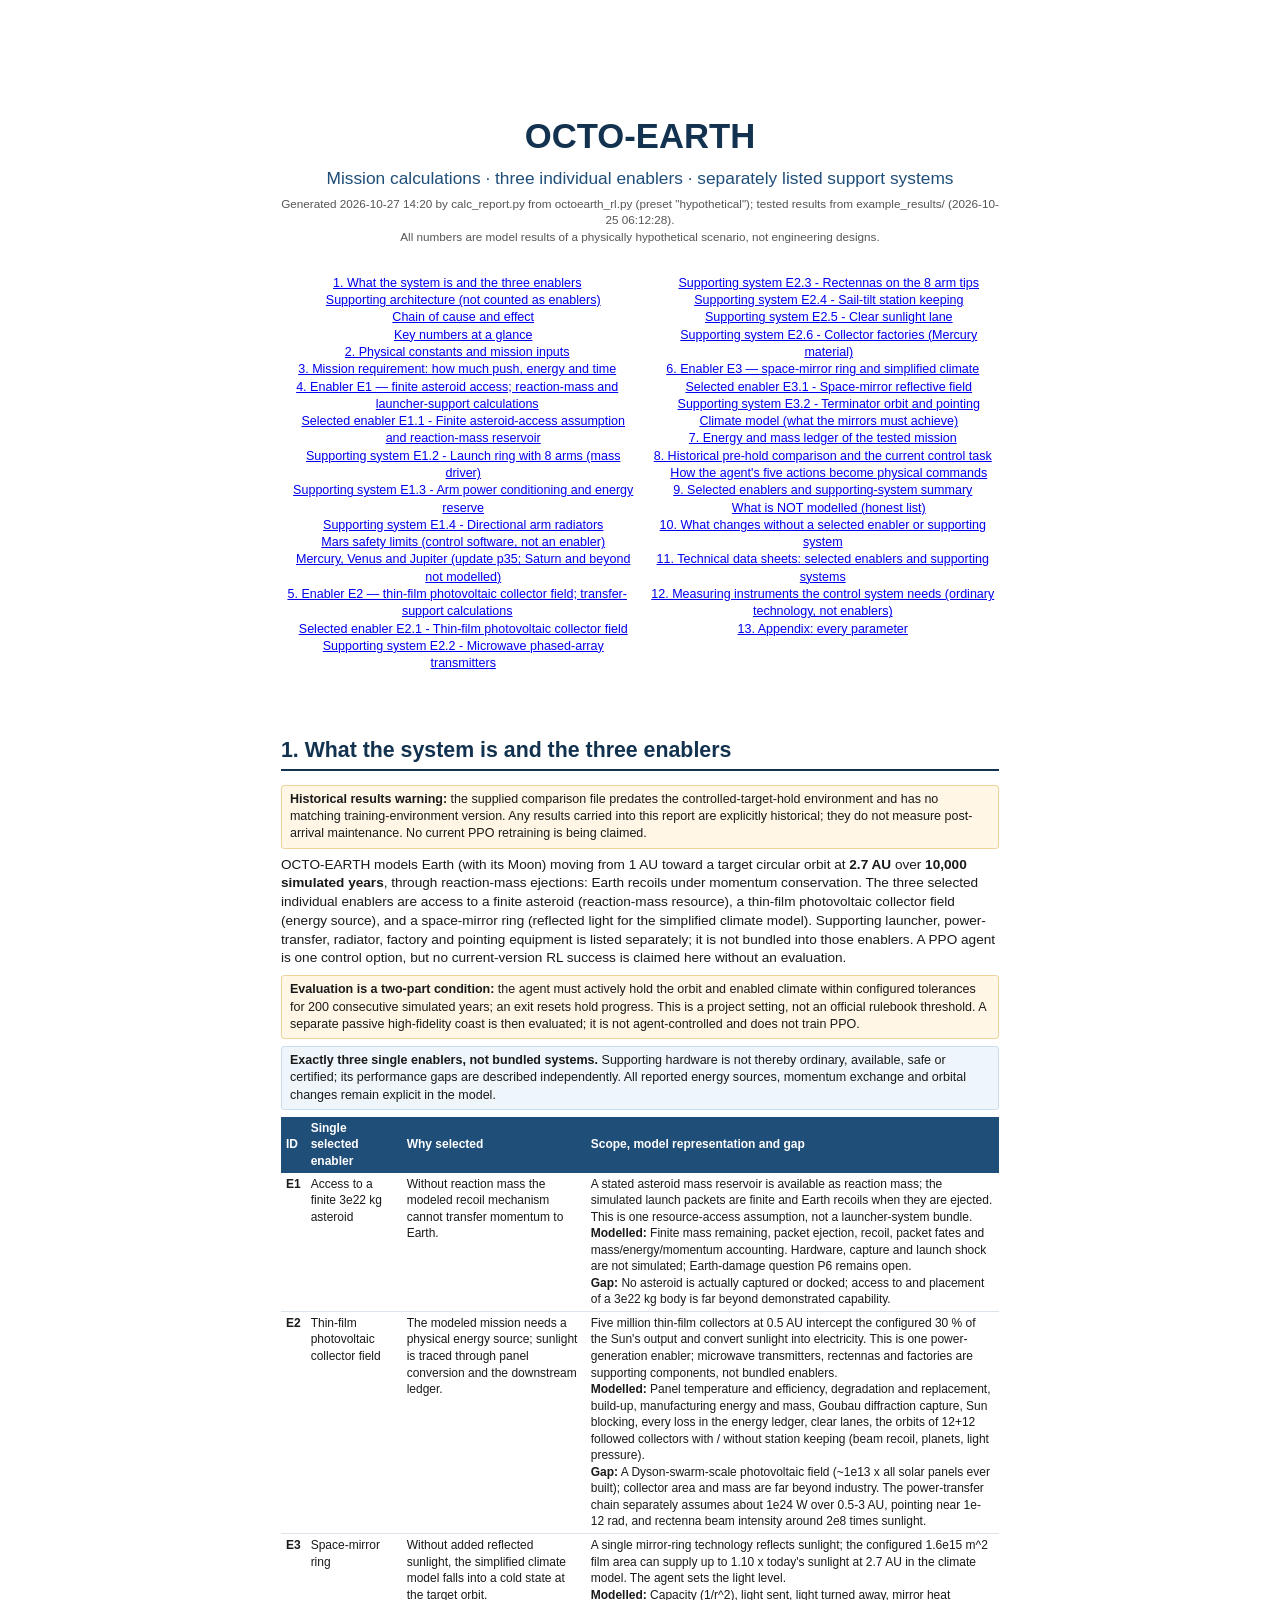
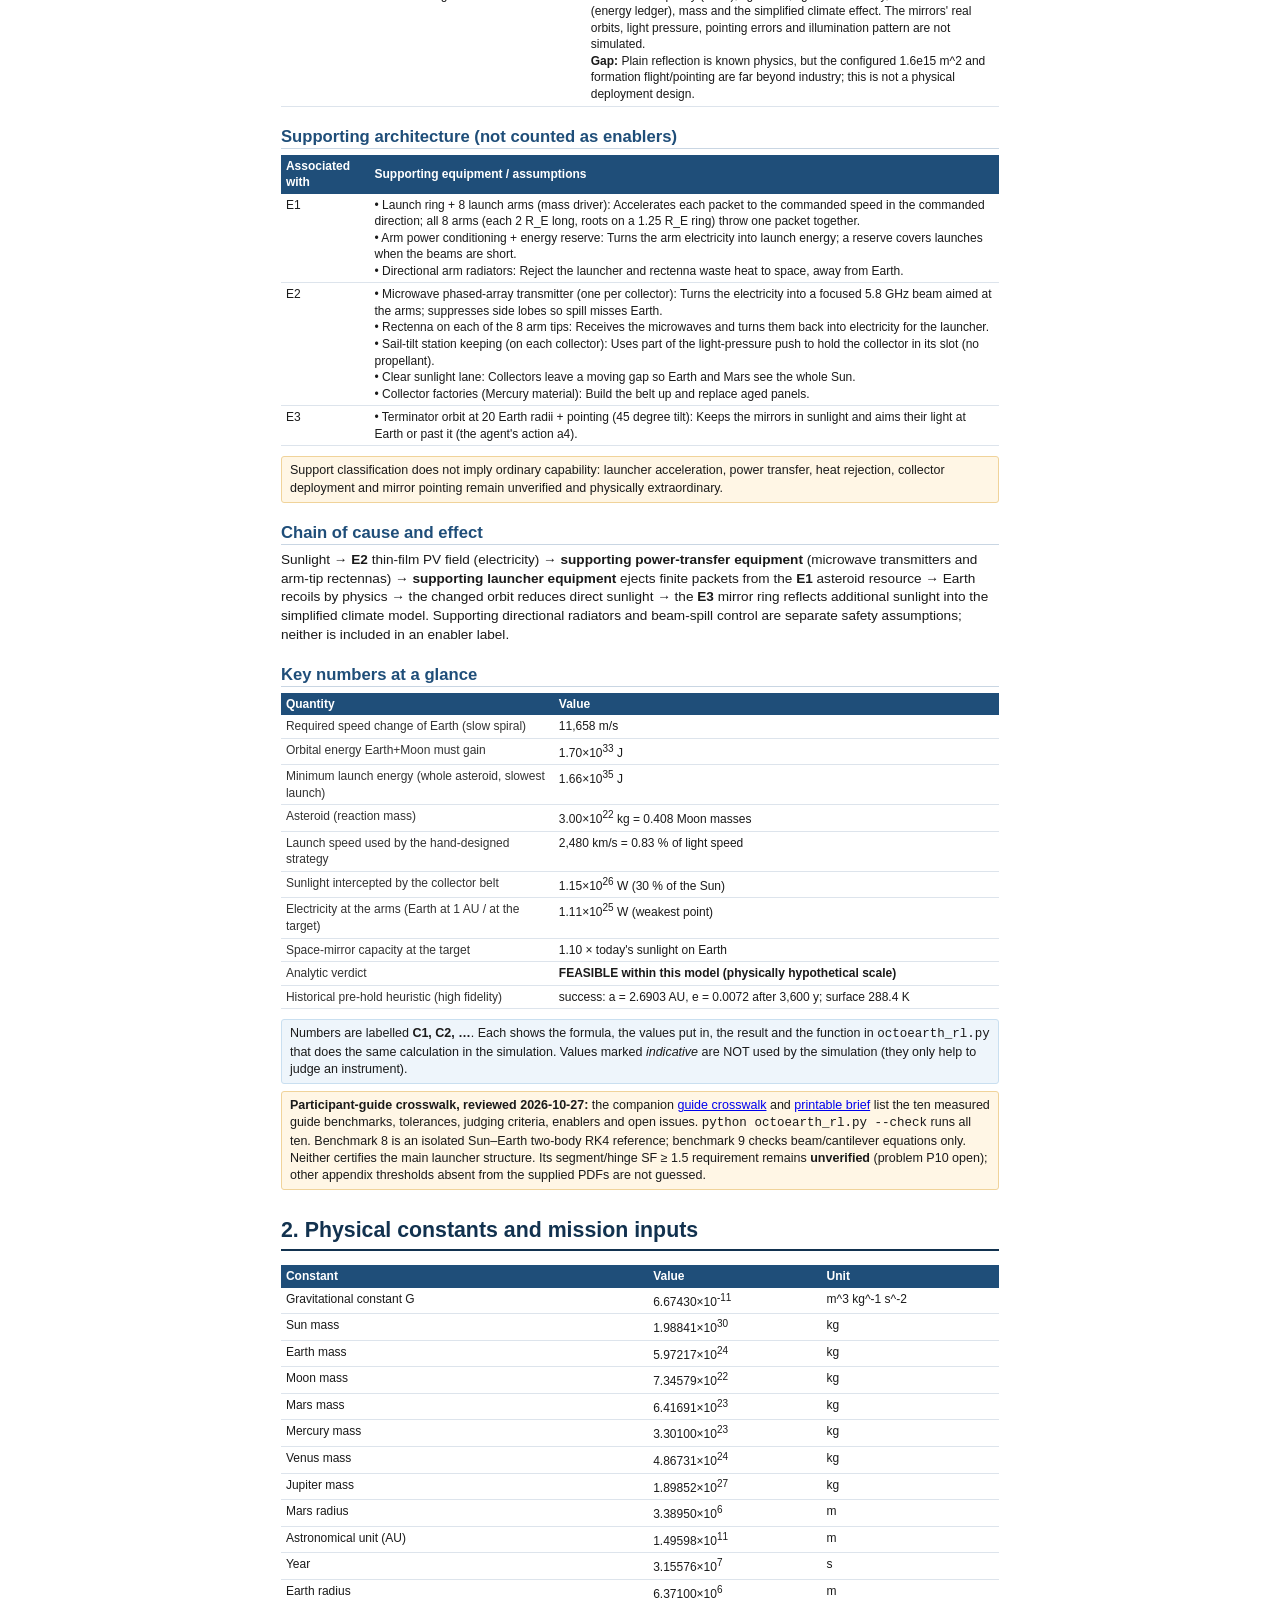
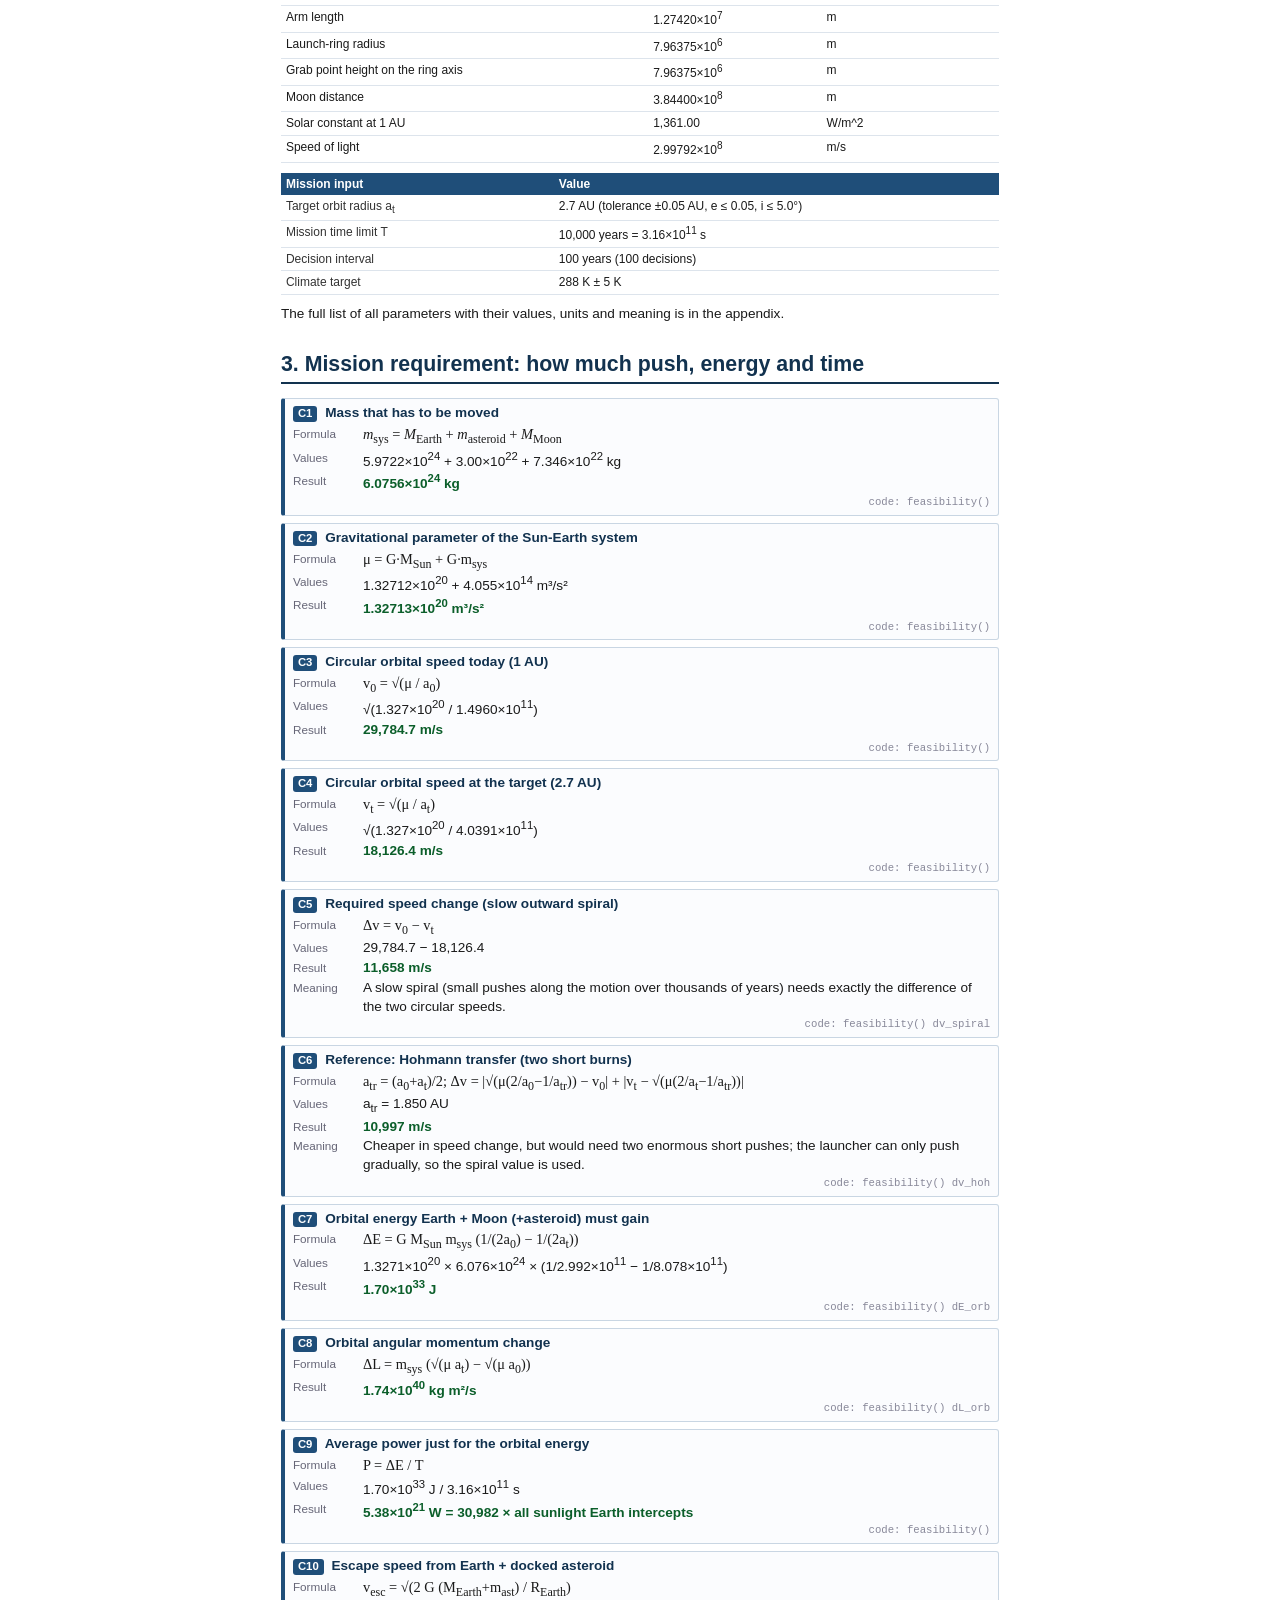
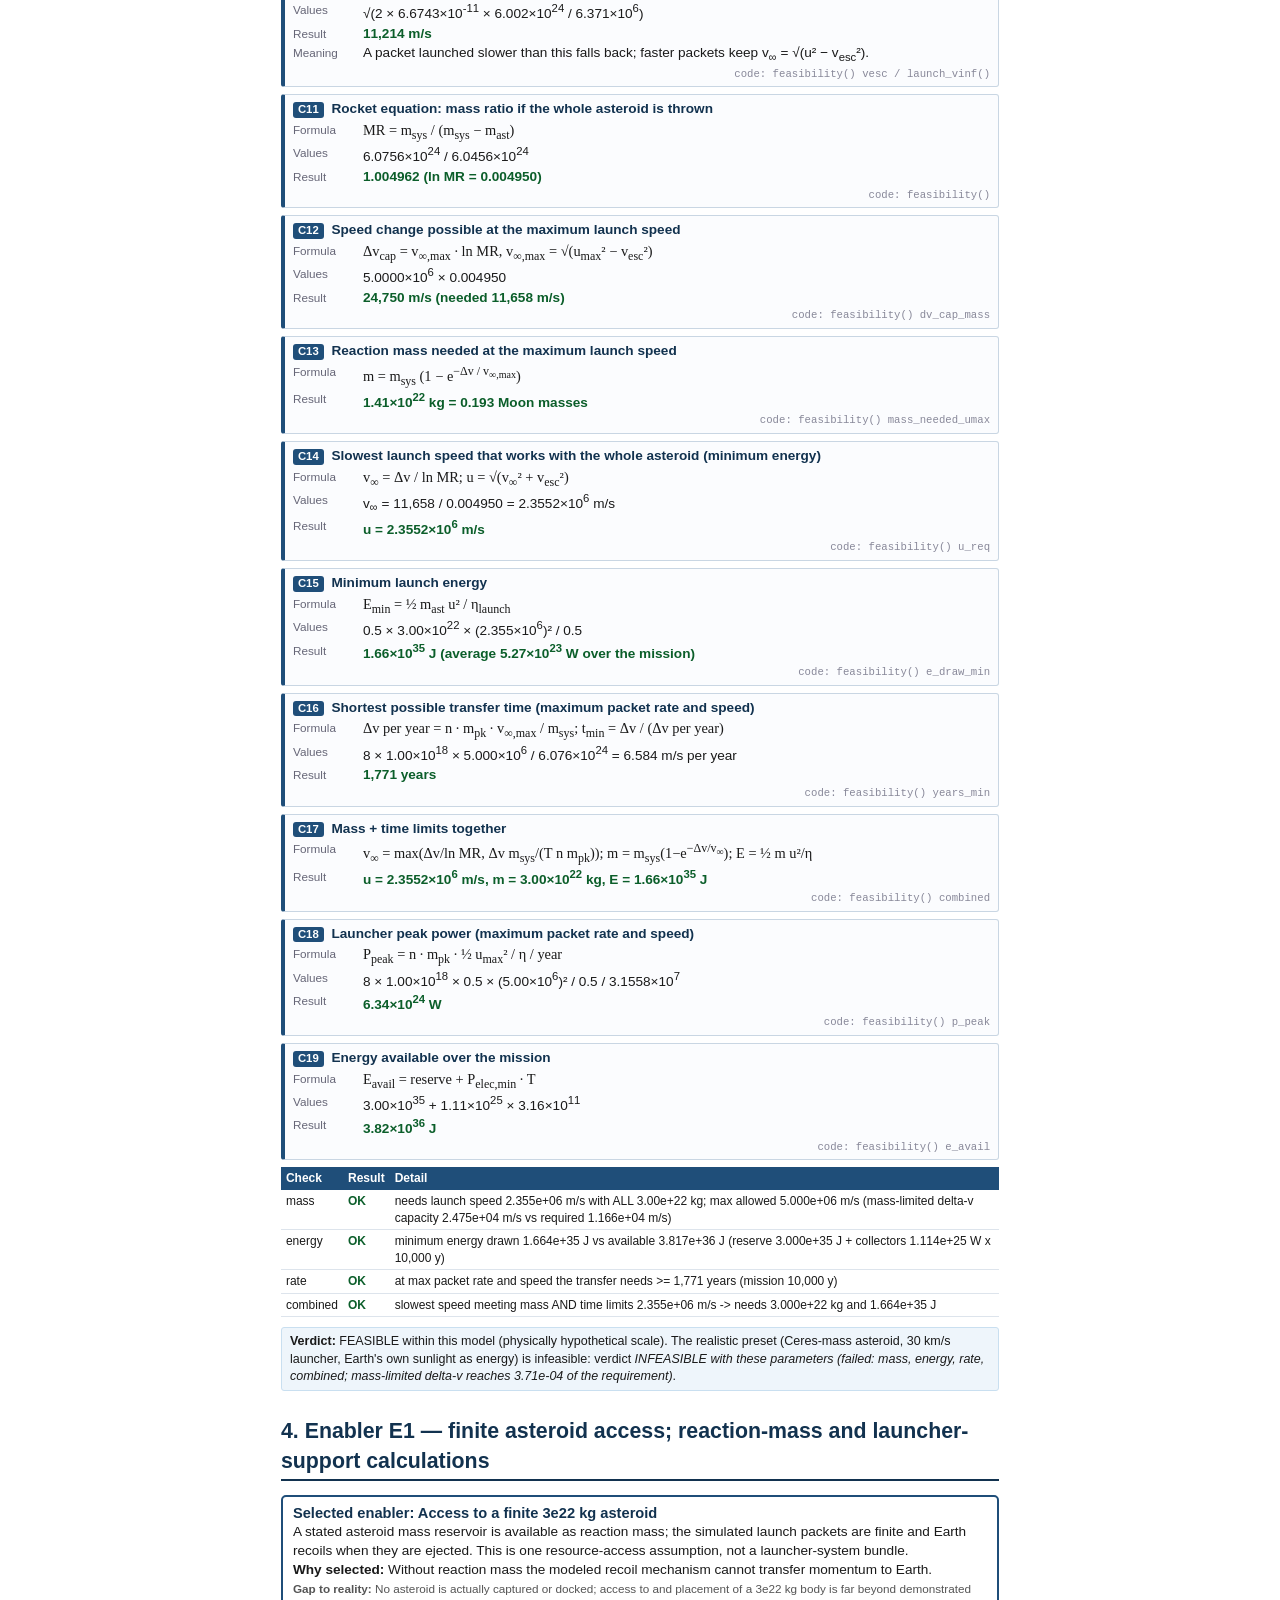
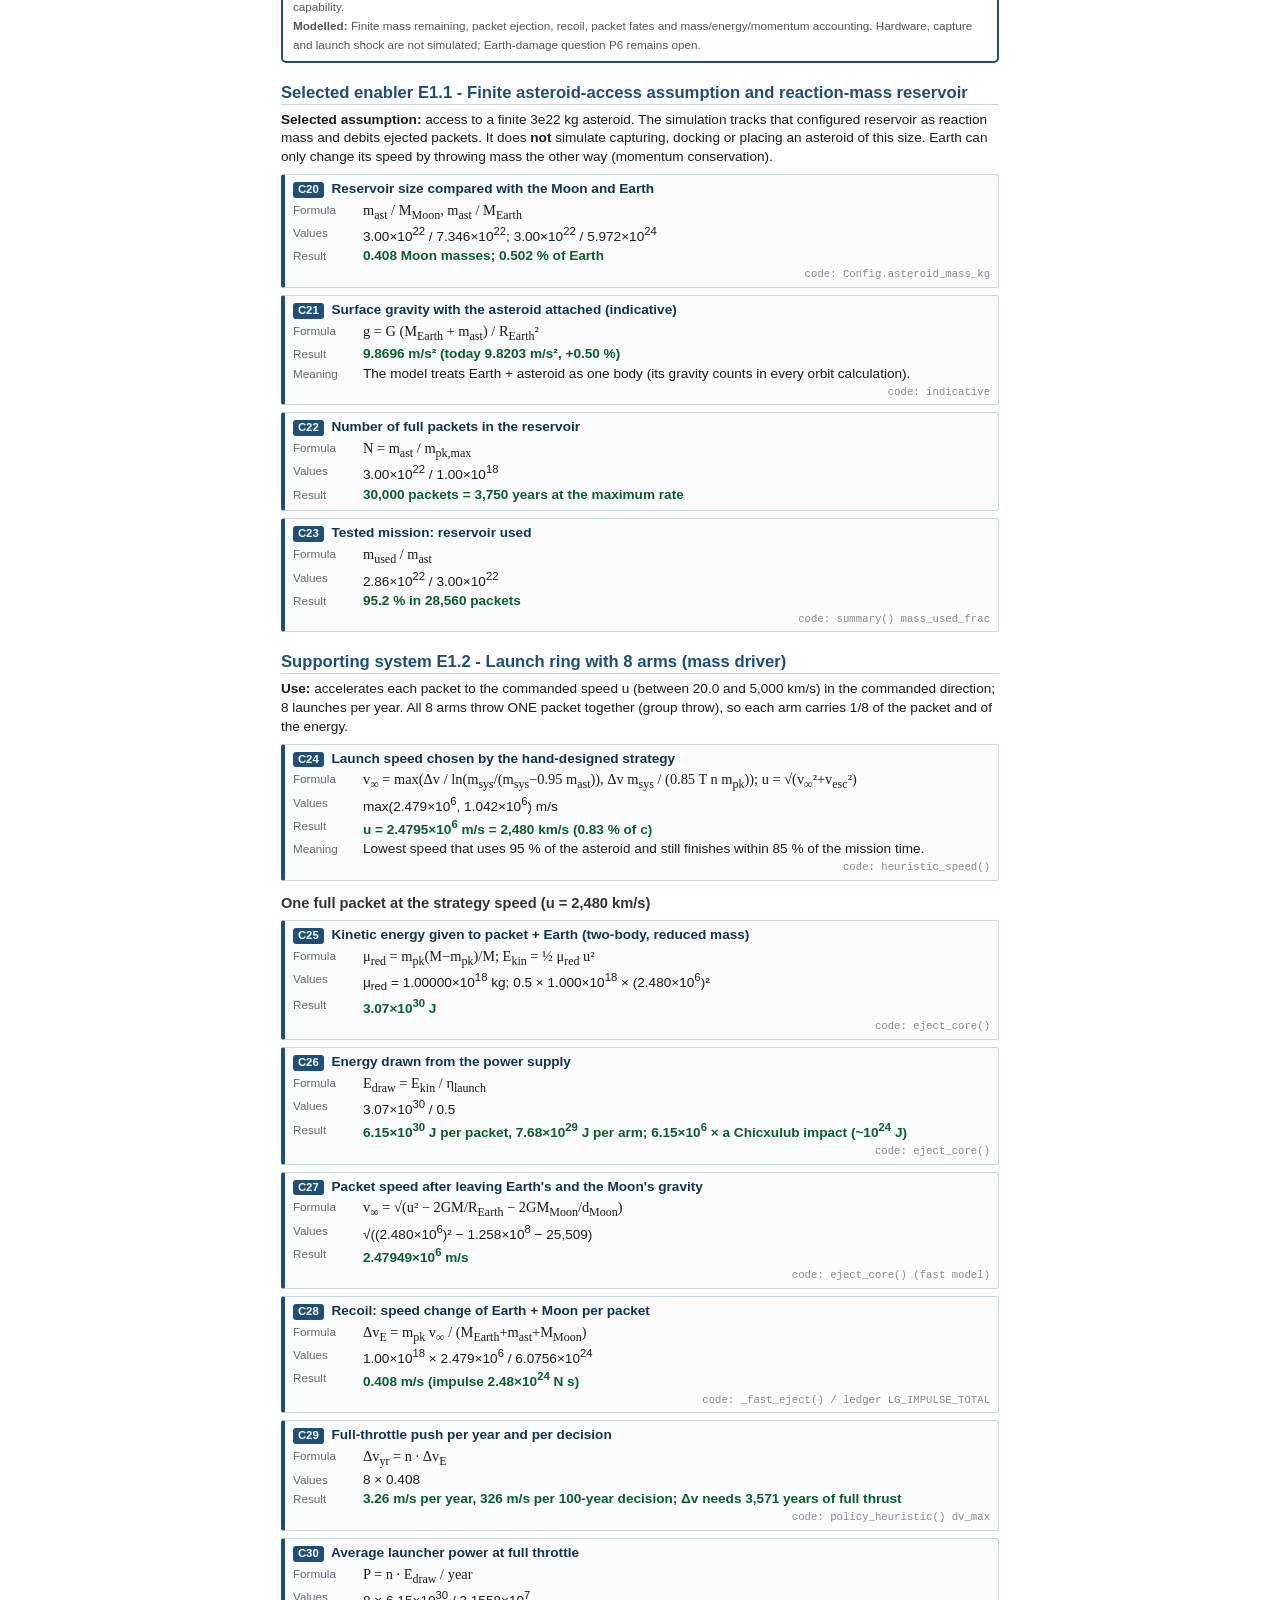
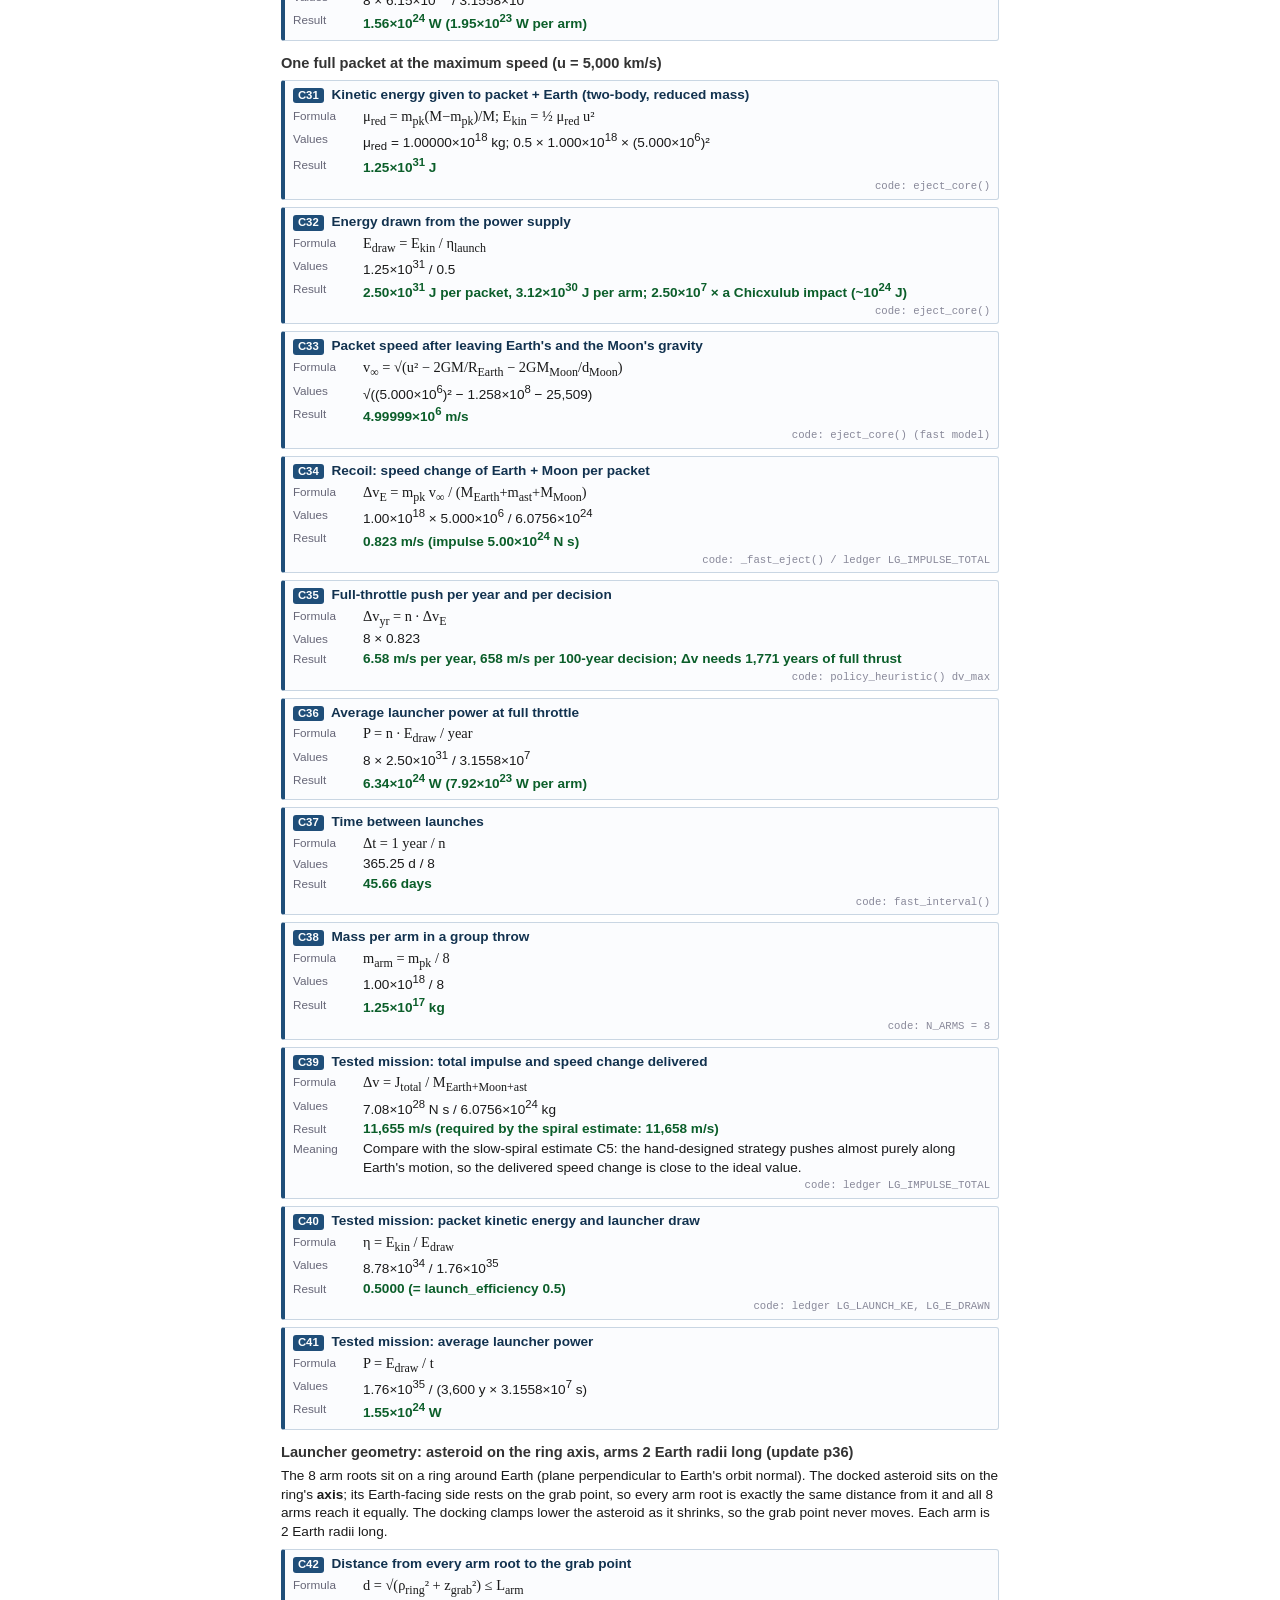
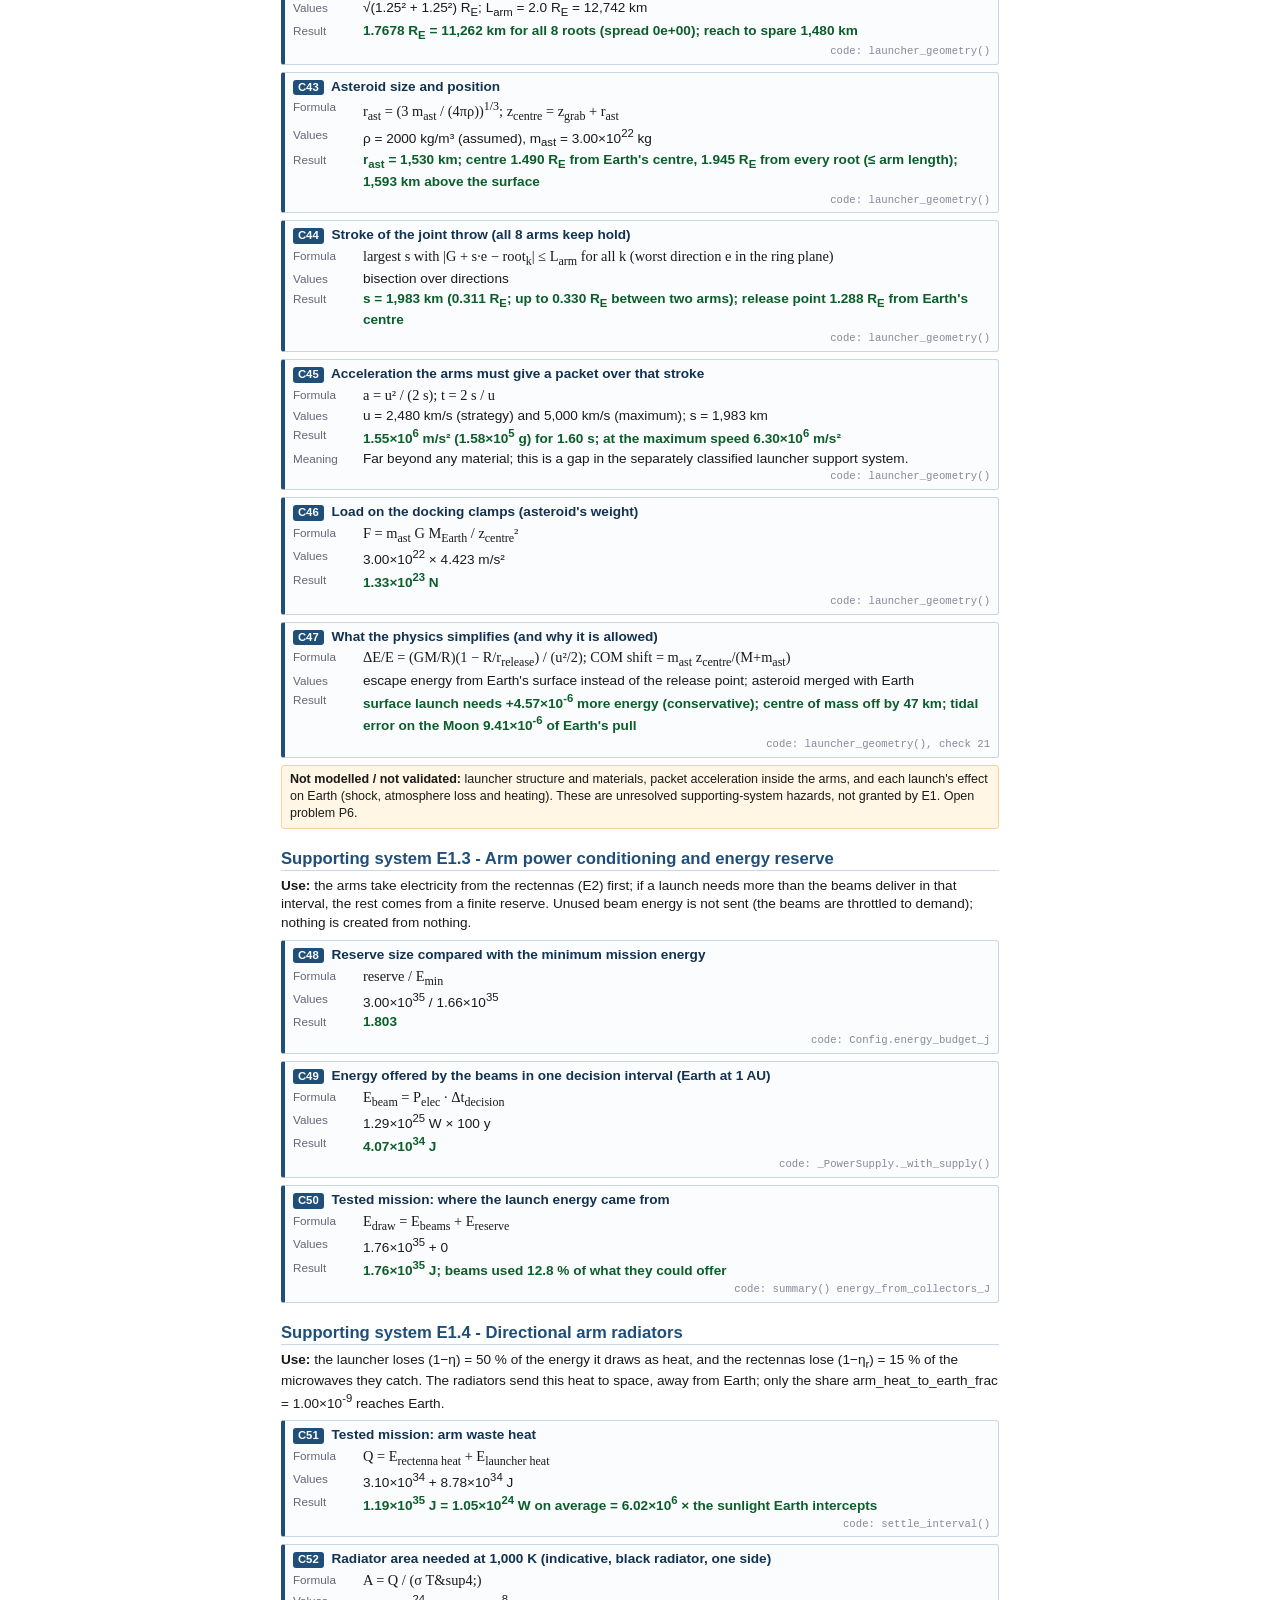
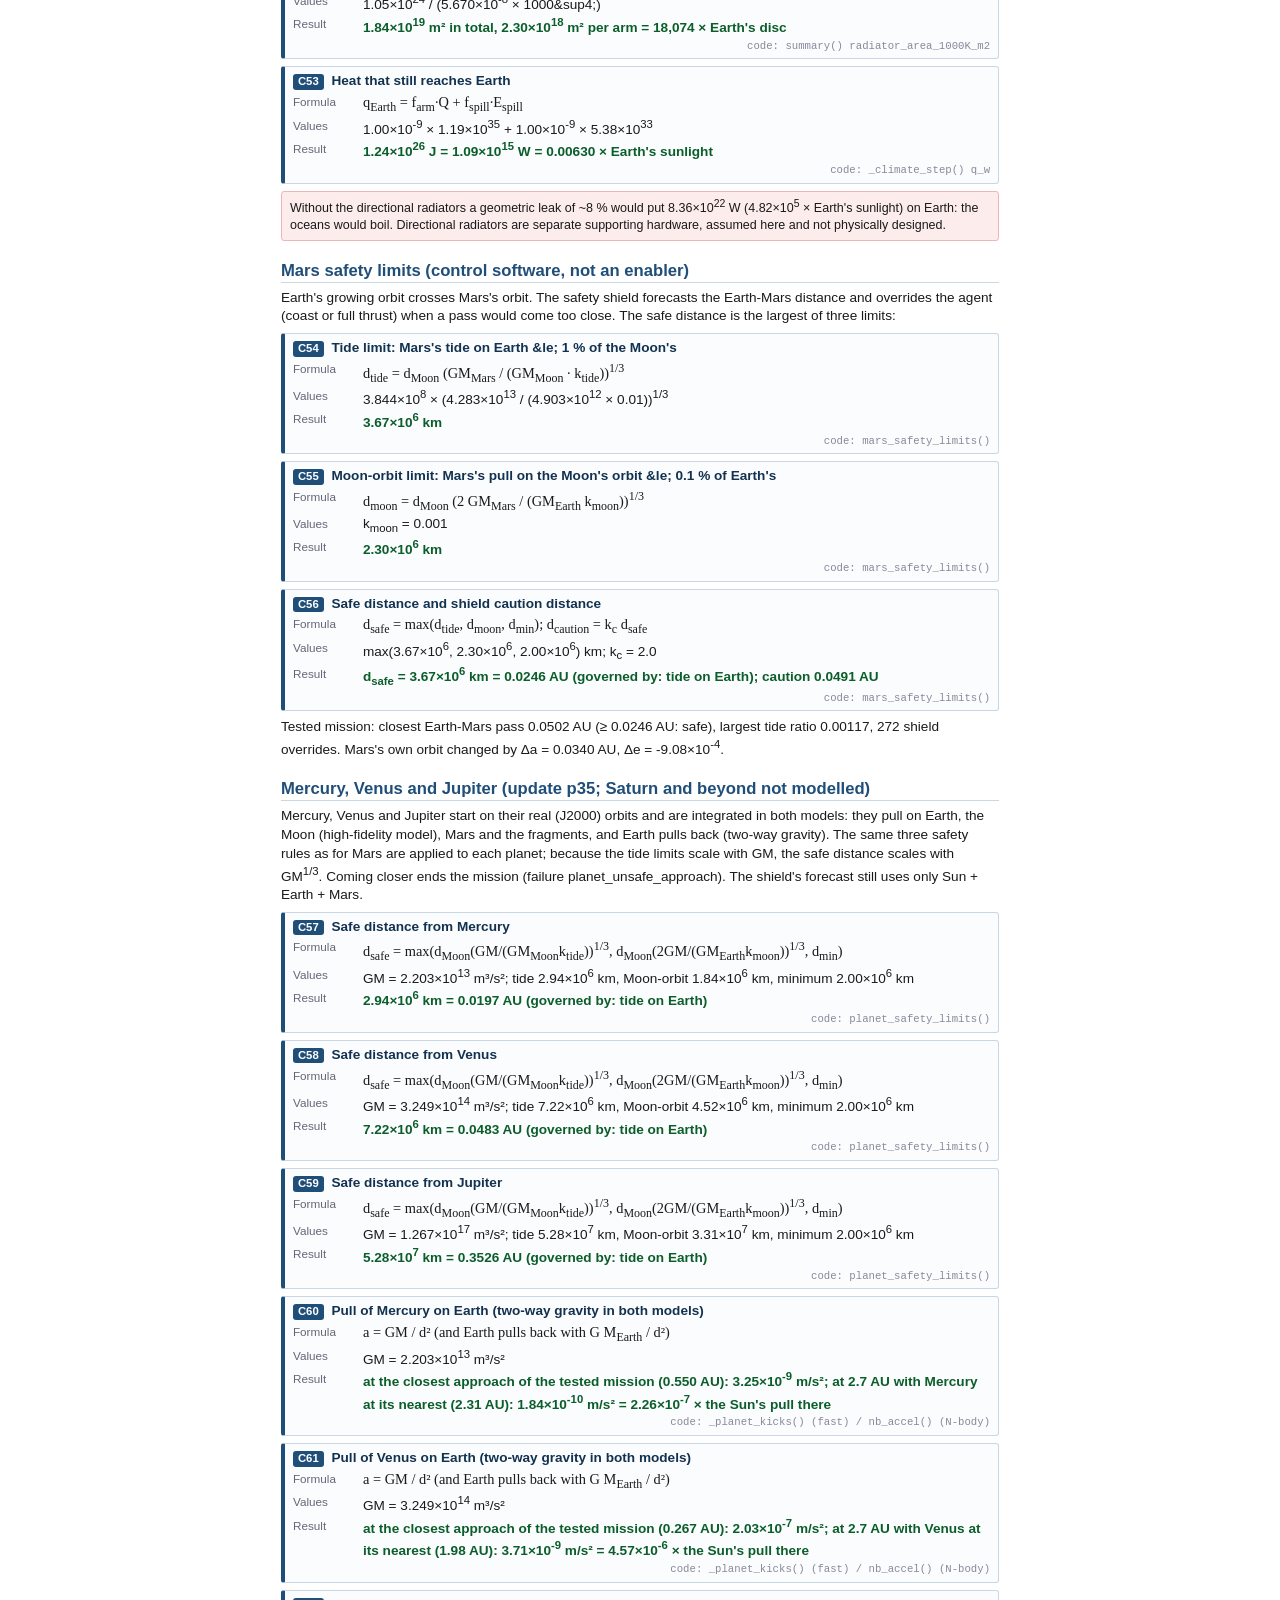
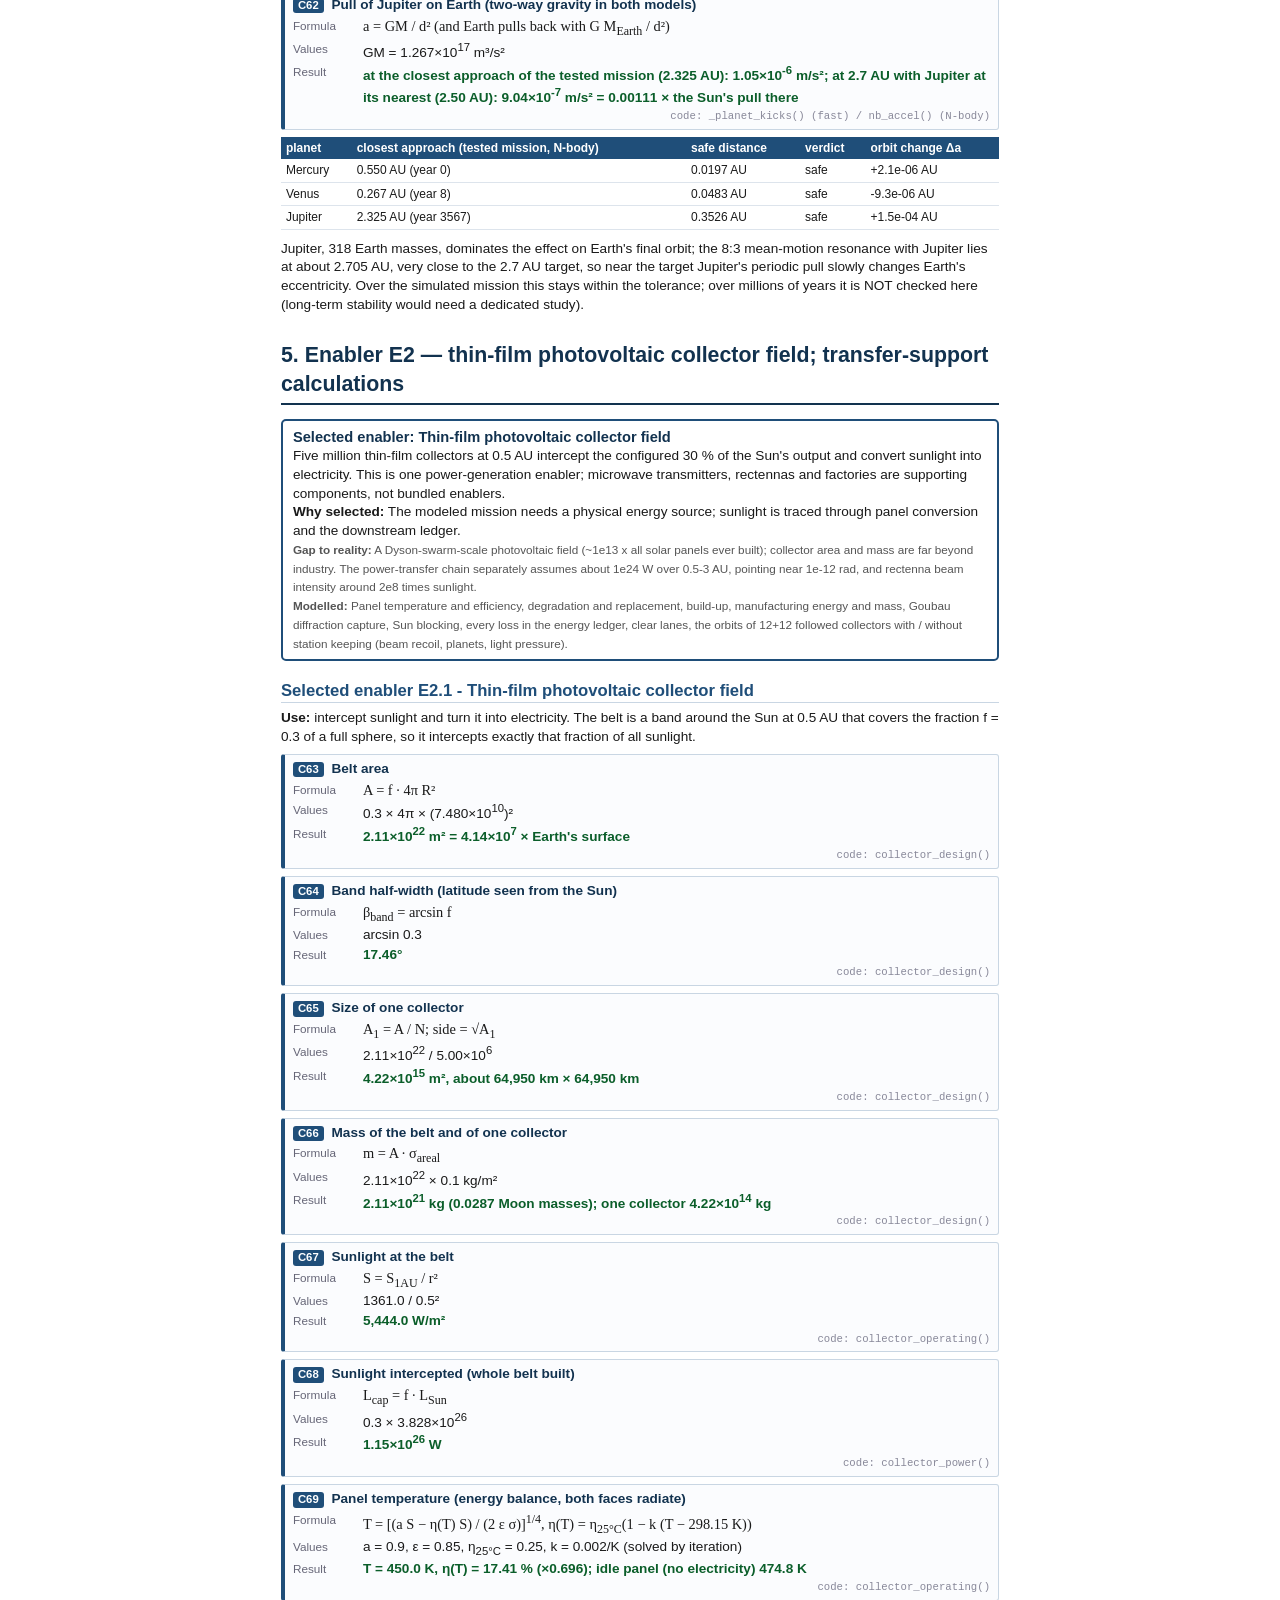
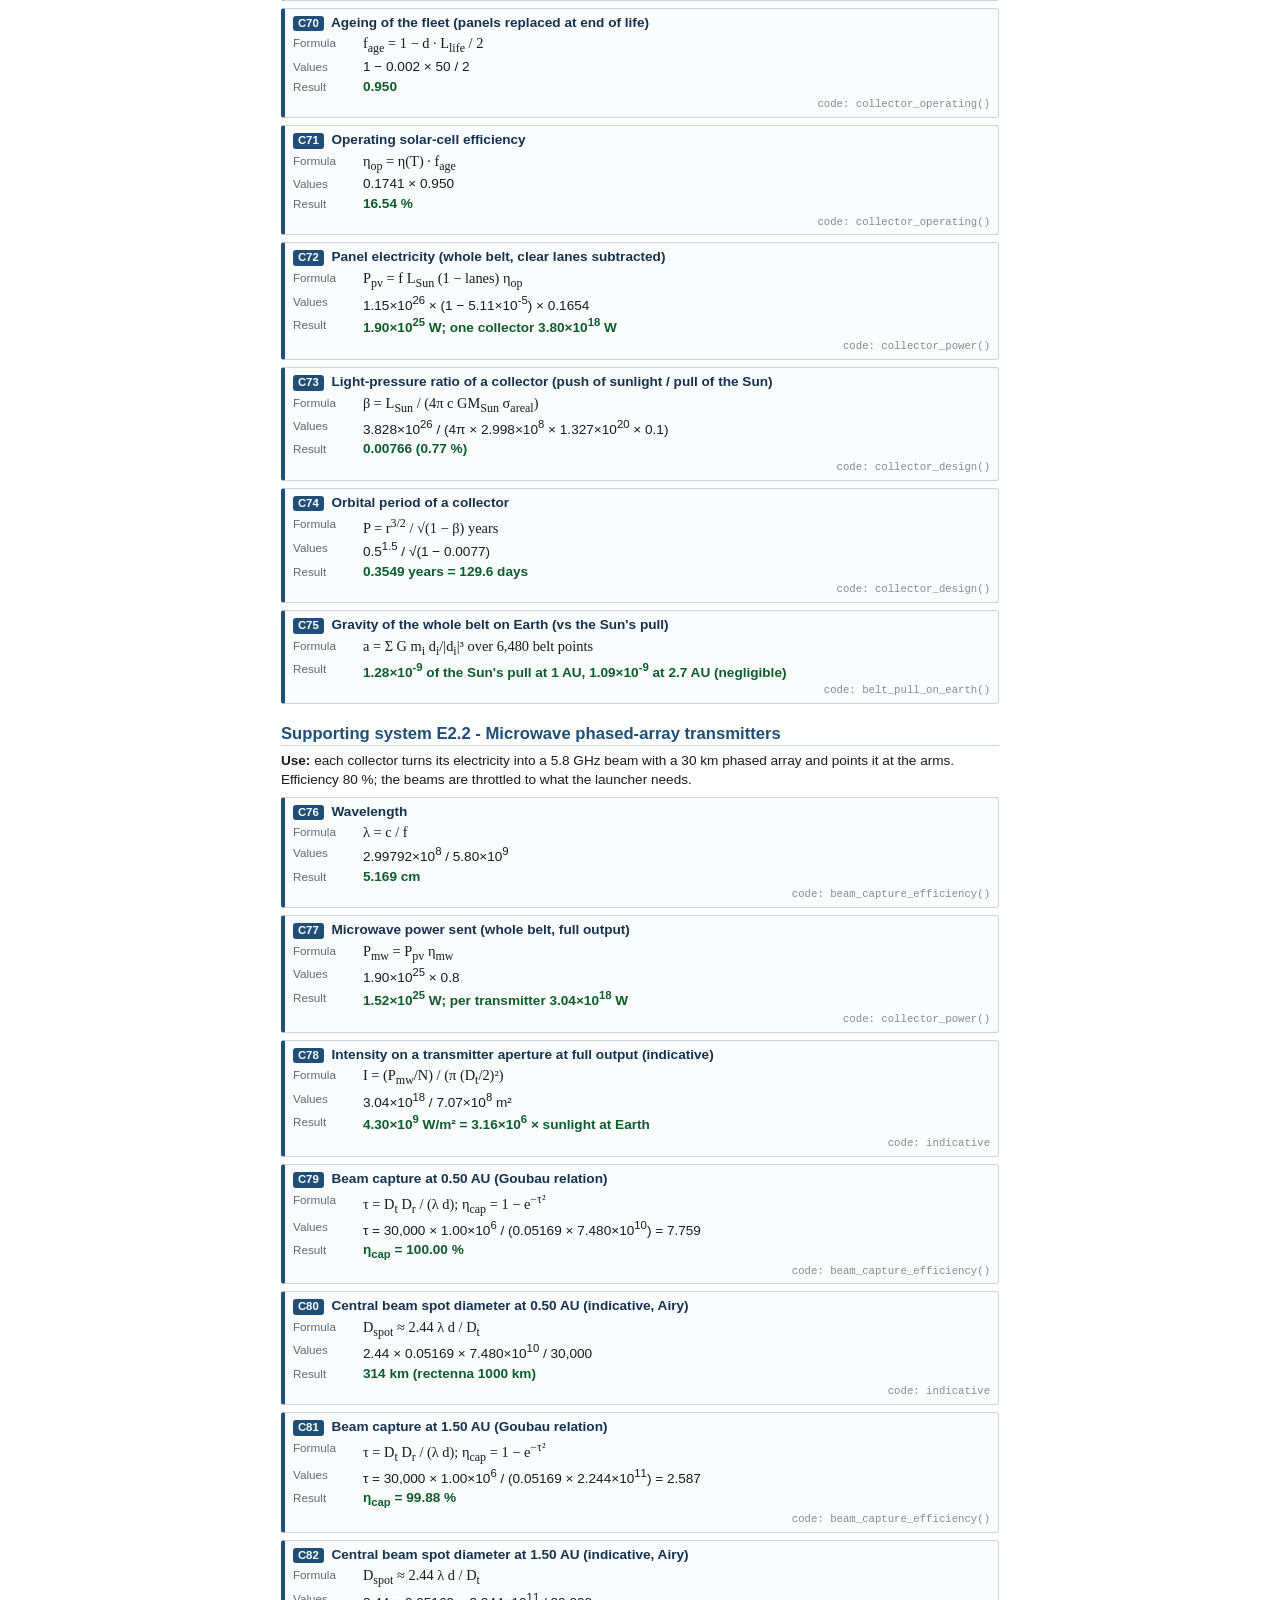
<file: Codespace/CALCULATIONS_REPORT.html>
<!doctype html><html><head><meta charset="utf-8"><title>OCTO-EARTH calculation report</title><style>
@page { size: A4; margin: 15mm 13mm 16mm 13mm; }
body { font-family: 'Segoe UI', Arial, sans-serif; font-size: 10.2pt; color: #1a1a1a; line-height: 1.38; max-width: 190mm; margin: 0 auto; }
h1 { font-size: 16pt; color: #12324f; border-bottom: 2px solid #12324f; padding-bottom: 3px; margin-top: 26px; page-break-before: always; }
h1.first { page-break-before: avoid; }
h2 { font-size: 12.5pt; color: #1f4e79; margin: 18px 0 6px; border-bottom: 1px solid #c9d6e3; }
h3 { font-size: 11pt; color: #333; margin: 12px 0 4px; }
p { margin: 5px 0; }
.calc { border: 1px solid #c9d6e3; border-left: 4px solid #1f4e79; border-radius: 3px; margin: 7px 0; padding: 5px 8px; page-break-inside: avoid; background: #fbfcfe; }
.ct { font-weight: 600; color: #12324f; margin-bottom: 2px; }
.cn { display: inline-block; background: #1f4e79; color: #fff; border-radius: 3px; padding: 0 5px; font-size: 8.5pt; margin-right: 4px; }
.row { display: flex; gap: 8px; margin: 1px 0; }
.lab { flex: 0 0 62px; color: #667; font-size: 8.8pt; padding-top: 1px; }
.f { font-family: 'Cambria Math', Cambria, 'Times New Roman', serif; font-size: 10.8pt; }
.res b { color: #0b5e2a; }
.code { font-family: Consolas, monospace; font-size: 8pt; color: #889; text-align: right; }
table { border-collapse: collapse; width: 100%; margin: 6px 0 10px; font-size: 9pt; page-break-inside: auto; }
tr { page-break-inside: avoid; }
th { background: #1f4e79; color: #fff; text-align: left; padding: 3px 5px; font-weight: 600; }
td { border-bottom: 1px solid #dde4ec; padding: 3px 5px; vertical-align: top; }
table.kv td:first-child { width: 38%; color: #333; }
.note { background: #eef5fb; border: 1px solid #c9dff0; padding: 5px 8px; margin: 7px 0; border-radius: 3px; font-size: 9.4pt; }
.warn { background: #fff6e5; border: 1px solid #f0d39a; padding: 5px 8px; margin: 7px 0; border-radius: 3px; font-size: 9.4pt; }
.bad { background: #fdecec; border: 1px solid #f0b4b4; padding: 5px 8px; margin: 7px 0; border-radius: 3px; font-size: 9.4pt; }
.ok { color: #0b5e2a; font-weight: 600; } .no { color: #a11; font-weight: 600; }
.cover { text-align: center; padding: 30mm 0 10mm; }
.cover h0 { display: block; font-size: 26pt; color: #12324f; font-weight: 700; }
.cover .sub { font-size: 13pt; color: #1f4e79; margin-top: 6px; }
.toc { columns: 2; font-size: 9.4pt; margin-top: 8mm; }
.toc div.l2 { padding-left: 12px; color: #444; }
.ebox { border: 2px solid #1f4e79; border-radius: 5px; padding: 6px 10px; margin: 8px 0; page-break-inside: avoid; }
.ebox .t { font-weight: 700; color: #12324f; font-size: 11pt; }
.small { font-size: 8.8pt; color: #555; }
</style></head><body><div class="cover"><h0>OCTO-EARTH</h0><div class="sub">Mission calculations · three individual enablers · separately listed support systems</div><p class="small">Generated 2026-10-27 14:20 by calc_report.py from octoearth_rl.py (preset "hypothetical"); tested results from example_results/ (2026-10-25 06:12:28).<br>All numbers are model results of a physically hypothetical scenario, not engineering designs.</p><div class="toc"><div class="l1"><a href="#overview">1. What the system is and the three enablers</a></div><div class="l2"><a href="#s1">Supporting architecture (not counted as enablers)</a></div><div class="l2"><a href="#s2">Chain of cause and effect</a></div><div class="l2"><a href="#s3">Key numbers at a glance</a></div><div class="l1"><a href="#inputs">2. Physical constants and mission inputs</a></div><div class="l1"><a href="#mission">3. Mission requirement: how much push, energy and time</a></div><div class="l1"><a href="#e1">4. Enabler E1 — finite asteroid access; reaction-mass and launcher-support calculations</a></div><div class="l2"><a href="#s7">Selected enabler E1.1 - Finite asteroid-access assumption and reaction-mass reservoir</a></div><div class="l2"><a href="#s8">Supporting system E1.2 - Launch ring with 8 arms (mass driver)</a></div><div class="l2"><a href="#s9">Supporting system E1.3 - Arm power conditioning and energy reserve</a></div><div class="l2"><a href="#s10">Supporting system E1.4 - Directional arm radiators</a></div><div class="l2"><a href="#s11">Mars safety limits (control software, not an enabler)</a></div><div class="l2"><a href="#s12">Mercury, Venus and Jupiter (update p35; Saturn and beyond not modelled)</a></div><div class="l1"><a href="#e2">5. Enabler E2 — thin-film photovoltaic collector field; transfer-support calculations</a></div><div class="l2"><a href="#s14">Selected enabler E2.1 - Thin-film photovoltaic collector field</a></div><div class="l2"><a href="#s15">Supporting system E2.2 - Microwave phased-array transmitters</a></div><div class="l2"><a href="#s16">Supporting system E2.3 - Rectennas on the 8 arm tips</a></div><div class="l2"><a href="#s17">Supporting system E2.4 - Sail-tilt station keeping</a></div><div class="l2"><a href="#s18">Supporting system E2.5 - Clear sunlight lane</a></div><div class="l2"><a href="#s19">Supporting system E2.6 - Collector factories (Mercury material)</a></div><div class="l1"><a href="#e3">6. Enabler E3 — space-mirror ring and simplified climate</a></div><div class="l2"><a href="#s21">Selected enabler E3.1 - Space-mirror reflective field</a></div><div class="l2"><a href="#s22">Supporting system E3.2 - Terminator orbit and pointing</a></div><div class="l2"><a href="#s23">Climate model (what the mirrors must achieve)</a></div><div class="l1"><a href="#ledger">7. Energy and mass ledger of the tested mission</a></div><div class="l1"><a href="#results">8. Historical pre-hold comparison and the current control task</a></div><div class="l2"><a href="#s26">How the agent&#x27;s five actions become physical commands</a></div><div class="l1"><a href="#summary">9. Selected enablers and supporting-system summary</a></div><div class="l2"><a href="#s28">What is NOT modelled (honest list)</a></div><div class="l1"><a href="#without">10. What changes without a selected enabler or supporting system</a></div><div class="l1"><a href="#sheets">11. Technical data sheets: selected enablers and supporting systems</a></div><div class="l1"><a href="#measure">12. Measuring instruments the control system needs (ordinary technology, not enablers)</a></div><div class="l1"><a href="#appendix">13. Appendix: every parameter</a></div></div></div><h1 id="overview">1. What the system is and the three enablers</h1>
<div class="warn"><b>Historical results warning:</b> the supplied comparison file predates the controlled-target-hold environment and has no matching training-environment version. Any results carried into this report are explicitly historical; they do not measure post-arrival maintenance. No current PPO retraining is being claimed.</div>
<p>OCTO-EARTH models Earth (with its Moon) moving from 1 AU toward a target circular orbit at <b>2.7 AU</b> over <b>10,000 simulated years</b>, through reaction-mass ejections: Earth recoils under momentum conservation. The three selected individual enablers are access to a finite asteroid (reaction-mass resource), a thin-film photovoltaic collector field (energy source), and a space-mirror ring (reflected light for the simplified climate model). Supporting launcher, power-transfer, radiator, factory and pointing equipment is listed separately; it is not bundled into those enablers. A PPO agent is one control option, but no current-version RL success is claimed here without an evaluation.</p>
<div class="warn"><b>Evaluation is a two-part condition:</b> the agent must actively hold the orbit and enabled climate within configured tolerances for 200 consecutive simulated years; an exit resets hold progress. This is a project setting, not an official rulebook threshold. A separate passive high-fidelity coast is then evaluated; it is not agent-controlled and does not train PPO.</div>
<div class="note"><b>Exactly three single enablers, not bundled systems.</b> Supporting hardware is not thereby ordinary, available, safe or certified; its performance gaps are described independently. All reported energy sources, momentum exchange and orbital changes remain explicit in the model.</div>
<table class=""><tr><th>ID</th><th>Single selected enabler</th><th>Why selected</th><th>Scope, model representation and gap</th></tr><tr><td><b>E1</b></td><td>Access to a finite 3e22 kg asteroid</td><td>Without reaction mass the modeled recoil mechanism cannot transfer momentum to Earth.</td><td>A stated asteroid mass reservoir is available as reaction mass; the simulated launch packets are finite and Earth recoils when they are ejected. This is one resource-access assumption, not a launcher-system bundle.<br><b>Modelled:</b> Finite mass remaining, packet ejection, recoil, packet fates and mass/energy/momentum accounting. Hardware, capture and launch shock are not simulated; Earth-damage question P6 remains open.<br><b>Gap:</b> No asteroid is actually captured or docked; access to and placement of a 3e22 kg body is far beyond demonstrated capability.</td></tr><tr><td><b>E2</b></td><td>Thin-film photovoltaic collector field</td><td>The modeled mission needs a physical energy source; sunlight is traced through panel conversion and the downstream ledger.</td><td>Five million thin-film collectors at 0.5 AU intercept the configured 30 % of the Sun&#x27;s output and convert sunlight into electricity. This is one power-generation enabler; microwave transmitters, rectennas and factories are supporting components, not bundled enablers.<br><b>Modelled:</b> Panel temperature and efficiency, degradation and replacement, build-up, manufacturing energy and mass, Goubau diffraction capture, Sun blocking, every loss in the energy ledger, clear lanes, the orbits of 12+12 followed collectors with / without station keeping (beam recoil, planets, light pressure).<br><b>Gap:</b> A Dyson-swarm-scale photovoltaic field (~1e13 x all solar panels ever built); collector area and mass are far beyond industry. The power-transfer chain separately assumes about 1e24 W over 0.5-3 AU, pointing near 1e-12 rad, and rectenna beam intensity around 2e8 times sunlight.</td></tr><tr><td><b>E3</b></td><td>Space-mirror ring</td><td>Without added reflected sunlight, the simplified climate model falls into a cold state at the target orbit.</td><td>A single mirror-ring technology reflects sunlight; the configured 1.6e15 m^2 film area can supply up to 1.10 x today&#x27;s sunlight at 2.7 AU in the climate model. The agent sets the light level.<br><b>Modelled:</b> Capacity (1/r^2), light sent, light turned away, mirror heat (energy ledger), mass and the simplified climate effect. The mirrors&#x27; real orbits, light pressure, pointing errors and illumination pattern are not simulated.<br><b>Gap:</b> Plain reflection is known physics, but the configured 1.6e15 m^2 and formation flight/pointing are far beyond industry; this is not a physical deployment design.</td></tr></table>
<h2 id="s1">Supporting architecture (not counted as enablers)</h2>
<table class=""><tr><th>Associated with</th><th>Supporting equipment / assumptions</th></tr><tr><td>E1</td><td>&bull; Launch ring + 8 launch arms (mass driver): Accelerates each packet to the commanded speed in the commanded direction; all 8 arms (each 2 R_E long, roots on a 1.25 R_E ring) throw one packet together.<br>&bull; Arm power conditioning + energy reserve: Turns the arm electricity into launch energy; a reserve covers launches when the beams are short.<br>&bull; Directional arm radiators: Reject the launcher and rectenna waste heat to space, away from Earth.</td></tr><tr><td>E2</td><td>&bull; Microwave phased-array transmitter (one per collector): Turns the electricity into a focused 5.8 GHz beam aimed at the arms; suppresses side lobes so spill misses Earth.<br>&bull; Rectenna on each of the 8 arm tips: Receives the microwaves and turns them back into electricity for the launcher.<br>&bull; Sail-tilt station keeping (on each collector): Uses part of the light-pressure push to hold the collector in its slot (no propellant).<br>&bull; Clear sunlight lane: Collectors leave a moving gap so Earth and Mars see the whole Sun.<br>&bull; Collector factories (Mercury material): Build the belt up and replace aged panels.</td></tr><tr><td>E3</td><td>&bull; Terminator orbit at 20 Earth radii + pointing (45 degree tilt): Keeps the mirrors in sunlight and aims their light at Earth or past it (the agent&#x27;s action a4).</td></tr></table>
<div class="warn">Support classification does not imply ordinary capability: launcher acceleration, power transfer, heat rejection, collector deployment and mirror pointing remain unverified and physically extraordinary.</div>
<h2 id="s2">Chain of cause and effect</h2>
<p>Sunlight &rarr; <b>E2</b> thin-film PV field (electricity) &rarr; <b>supporting power-transfer equipment</b> (microwave transmitters and arm-tip rectennas) &rarr; <b>supporting launcher equipment</b> ejects finite packets from the <b>E1</b> asteroid resource &rarr; Earth recoils by physics &rarr; the changed orbit reduces direct sunlight &rarr; the <b>E3</b> mirror ring reflects additional sunlight into the simplified climate model. Supporting directional radiators and beam-spill control are separate safety assumptions; neither is included in an enabler label.</p>
<h2 id="s3">Key numbers at a glance</h2>
<table class="kv"><tr><th>Quantity</th><th>Value</th></tr><tr><td>Required speed change of Earth (slow spiral)</td><td>11,658 m/s</td></tr><tr><td>Orbital energy Earth+Moon must gain</td><td>1.70&times;10<sup>33</sup> J</td></tr><tr><td>Minimum launch energy (whole asteroid, slowest launch)</td><td>1.66&times;10<sup>35</sup> J</td></tr><tr><td>Asteroid (reaction mass)</td><td>3.00&times;10<sup>22</sup> kg = 0.408 Moon masses</td></tr><tr><td>Launch speed used by the hand-designed strategy</td><td>2,480 km/s = 0.83 % of light speed</td></tr><tr><td>Sunlight intercepted by the collector belt</td><td>1.15&times;10<sup>26</sup> W (30 % of the Sun)</td></tr><tr><td>Electricity at the arms (Earth at 1 AU / at the target)</td><td>1.11&times;10<sup>25</sup> W (weakest point)</td></tr><tr><td>Space-mirror capacity at the target</td><td>1.10 &times; today's sunlight on Earth</td></tr><tr><td>Analytic verdict</td><td><b>FEASIBLE within this model (physically hypothetical scale)</b></td></tr><tr><td>Historical pre-hold heuristic (high fidelity)</td><td>success: a = 2.6903 AU, e = 0.0072 after 3,600 y; surface 288.4 K</td></tr></table>
<div class="note">Numbers are labelled <b>C1, C2, &hellip;</b>. Each shows the formula, the values put in, the result and the function in <code>octoearth_rl.py</code> that does the same calculation in the simulation. Values marked <i>indicative</i> are NOT used by the simulation (they only help to judge an instrument).</div>
<div class="warn"><b>Participant-guide crosswalk, reviewed 2026-10-27:</b> the companion <a href='frontend/physics_guide.html'>guide crosswalk</a> and <a href='frontend/TECHNICAL_BRIEF.pdf'>printable brief</a> list the ten measured guide benchmarks, tolerances, judging criteria, enablers and open issues. <code>python octoearth_rl.py --check</code> runs all ten. Benchmark 8 is an isolated Sun–Earth two-body RK4 reference; benchmark 9 checks beam/cantilever equations only. Neither certifies the main launcher structure. Its segment/hinge SF ≥ 1.5 requirement remains <b>unverified</b> (problem P10 open); other appendix thresholds absent from the supplied PDFs are not guessed.</div>
<h1 id="inputs">2. Physical constants and mission inputs</h1>
<table class=""><tr><th>Constant</th><th>Value</th><th>Unit</th></tr><tr><td>Gravitational constant G</td><td>6.67430&times;10<sup>-11</sup></td><td>m^3 kg^-1 s^-2</td></tr><tr><td>Sun mass</td><td>1.98841&times;10<sup>30</sup></td><td>kg</td></tr><tr><td>Earth mass</td><td>5.97217&times;10<sup>24</sup></td><td>kg</td></tr><tr><td>Moon mass</td><td>7.34579&times;10<sup>22</sup></td><td>kg</td></tr><tr><td>Mars mass</td><td>6.41691&times;10<sup>23</sup></td><td>kg</td></tr><tr><td>Mercury mass</td><td>3.30100&times;10<sup>23</sup></td><td>kg</td></tr><tr><td>Venus mass</td><td>4.86731&times;10<sup>24</sup></td><td>kg</td></tr><tr><td>Jupiter mass</td><td>1.89852&times;10<sup>27</sup></td><td>kg</td></tr><tr><td>Mars radius</td><td>3.38950&times;10<sup>6</sup></td><td>m</td></tr><tr><td>Astronomical unit (AU)</td><td>1.49598&times;10<sup>11</sup></td><td>m</td></tr><tr><td>Year</td><td>3.15576&times;10<sup>7</sup></td><td>s</td></tr><tr><td>Earth radius</td><td>6.37100&times;10<sup>6</sup></td><td>m</td></tr><tr><td>Arm length</td><td>1.27420&times;10<sup>7</sup></td><td>m</td></tr><tr><td>Launch-ring radius</td><td>7.96375&times;10<sup>6</sup></td><td>m</td></tr><tr><td>Grab point height on the ring axis</td><td>7.96375&times;10<sup>6</sup></td><td>m</td></tr><tr><td>Moon distance</td><td>3.84400&times;10<sup>8</sup></td><td>m</td></tr><tr><td>Solar constant at 1 AU</td><td>1,361.00</td><td>W/m^2</td></tr><tr><td>Speed of light</td><td>2.99792&times;10<sup>8</sup></td><td>m/s</td></tr></table>
<table class="kv"><tr><th>Mission input</th><th>Value</th></tr><tr><td>Target orbit radius a<sub>t</sub></td><td>2.7 AU (tolerance &plusmn;0.05 AU, e &le; 0.05, i &le; 5.0&deg;)</td></tr><tr><td>Mission time limit T</td><td>10,000 years = 3.16&times;10<sup>11</sup> s</td></tr><tr><td>Decision interval</td><td>100 years (100 decisions)</td></tr><tr><td>Climate target</td><td>288 K &plusmn; 5 K</td></tr></table>
<p>The full list of all parameters with their values, units and meaning is in the appendix.</p>
<h1 id="mission">3. Mission requirement: how much push, energy and time</h1>
<div class="calc" id="c1"><div class="ct"><span class="cn">C1</span> Mass that has to be moved</div><div class="row"><span class="lab">Formula</span><span class="f"><i>m</i><sub>sys</sub> = <i>M</i><sub>Earth</sub> + <i>m</i><sub>asteroid</sub> + <i>M</i><sub>Moon</sub></span></div><div class="row"><span class="lab">Values</span><span>5.9722&times;10<sup>24</sup> + 3.00&times;10<sup>22</sup> + 7.346&times;10<sup>22</sup> kg</span></div><div class="row res"><span class="lab">Result</span><span><b>6.0756&times;10<sup>24</sup> kg</b></span></div><div class="code">code: feasibility()</div></div>
<div class="calc" id="c2"><div class="ct"><span class="cn">C2</span> Gravitational parameter of the Sun-Earth system</div><div class="row"><span class="lab">Formula</span><span class="f">&mu; = G&middot;M<sub>Sun</sub> + G&middot;m<sub>sys</sub></span></div><div class="row"><span class="lab">Values</span><span>1.32712&times;10<sup>20</sup> + 4.055&times;10<sup>14</sup> m&sup3;/s&sup2;</span></div><div class="row res"><span class="lab">Result</span><span><b>1.32713&times;10<sup>20</sup> m&sup3;/s&sup2;</b></span></div><div class="code">code: feasibility()</div></div>
<div class="calc" id="c3"><div class="ct"><span class="cn">C3</span> Circular orbital speed today (1 AU)</div><div class="row"><span class="lab">Formula</span><span class="f">v<sub>0</sub> = &radic;(&mu; / a<sub>0</sub>)</span></div><div class="row"><span class="lab">Values</span><span>&radic;(1.327&times;10<sup>20</sup> / 1.4960&times;10<sup>11</sup>)</span></div><div class="row res"><span class="lab">Result</span><span><b>29,784.7 m/s</b></span></div><div class="code">code: feasibility()</div></div>
<div class="calc" id="c4"><div class="ct"><span class="cn">C4</span> Circular orbital speed at the target (2.7 AU)</div><div class="row"><span class="lab">Formula</span><span class="f">v<sub>t</sub> = &radic;(&mu; / a<sub>t</sub>)</span></div><div class="row"><span class="lab">Values</span><span>&radic;(1.327&times;10<sup>20</sup> / 4.0391&times;10<sup>11</sup>)</span></div><div class="row res"><span class="lab">Result</span><span><b>18,126.4 m/s</b></span></div><div class="code">code: feasibility()</div></div>
<div class="calc" id="c5"><div class="ct"><span class="cn">C5</span> Required speed change (slow outward spiral)</div><div class="row"><span class="lab">Formula</span><span class="f">&Delta;v = v<sub>0</sub> &minus; v<sub>t</sub></span></div><div class="row"><span class="lab">Values</span><span>29,784.7 &minus; 18,126.4</span></div><div class="row res"><span class="lab">Result</span><span><b>11,658 m/s</b></span></div><div class="row"><span class="lab">Meaning</span><span>A slow spiral (small pushes along the motion over thousands of years) needs exactly the difference of the two circular speeds.</span></div><div class="code">code: feasibility() dv_spiral</div></div>
<div class="calc" id="c6"><div class="ct"><span class="cn">C6</span> Reference: Hohmann transfer (two short burns)</div><div class="row"><span class="lab">Formula</span><span class="f">a<sub>tr</sub> = (a<sub>0</sub>+a<sub>t</sub>)/2; &Delta;v = |&radic;(&mu;(2/a<sub>0</sub>&minus;1/a<sub>tr</sub>)) &minus; v<sub>0</sub>| + |v<sub>t</sub> &minus; &radic;(&mu;(2/a<sub>t</sub>&minus;1/a<sub>tr</sub>))|</span></div><div class="row"><span class="lab">Values</span><span>a<sub>tr</sub> = 1.850 AU</span></div><div class="row res"><span class="lab">Result</span><span><b>10,997 m/s</b></span></div><div class="row"><span class="lab">Meaning</span><span>Cheaper in speed change, but would need two enormous short pushes; the launcher can only push gradually, so the spiral value is used.</span></div><div class="code">code: feasibility() dv_hoh</div></div>
<div class="calc" id="c7"><div class="ct"><span class="cn">C7</span> Orbital energy Earth + Moon (+asteroid) must gain</div><div class="row"><span class="lab">Formula</span><span class="f">&Delta;E = G M<sub>Sun</sub> m<sub>sys</sub> (1/(2a<sub>0</sub>) &minus; 1/(2a<sub>t</sub>))</span></div><div class="row"><span class="lab">Values</span><span>1.3271&times;10<sup>20</sup> &times; 6.076&times;10<sup>24</sup> &times; (1/2.992&times;10<sup>11</sup> &minus; 1/8.078&times;10<sup>11</sup>)</span></div><div class="row res"><span class="lab">Result</span><span><b>1.70&times;10<sup>33</sup> J</b></span></div><div class="code">code: feasibility() dE_orb</div></div>
<div class="calc" id="c8"><div class="ct"><span class="cn">C8</span> Orbital angular momentum change</div><div class="row"><span class="lab">Formula</span><span class="f">&Delta;L = m<sub>sys</sub> (&radic;(&mu; a<sub>t</sub>) &minus; &radic;(&mu; a<sub>0</sub>))</span></div><div class="row res"><span class="lab">Result</span><span><b>1.74&times;10<sup>40</sup> kg m&sup2;/s</b></span></div><div class="code">code: feasibility() dL_orb</div></div>
<div class="calc" id="c9"><div class="ct"><span class="cn">C9</span> Average power just for the orbital energy</div><div class="row"><span class="lab">Formula</span><span class="f">P = &Delta;E / T</span></div><div class="row"><span class="lab">Values</span><span>1.70&times;10<sup>33</sup> J / 3.16&times;10<sup>11</sup> s</span></div><div class="row res"><span class="lab">Result</span><span><b>5.38&times;10<sup>21</sup> W = 30,982 &times; all sunlight Earth intercepts</b></span></div><div class="code">code: feasibility()</div></div>
<div class="calc" id="c10"><div class="ct"><span class="cn">C10</span> Escape speed from Earth + docked asteroid</div><div class="row"><span class="lab">Formula</span><span class="f">v<sub>esc</sub> = &radic;(2 G (M<sub>Earth</sub>+m<sub>ast</sub>) / R<sub>Earth</sub>)</span></div><div class="row"><span class="lab">Values</span><span>&radic;(2 &times; 6.6743&times;10<sup>-11</sup> &times; 6.002&times;10<sup>24</sup> / 6.371&times;10<sup>6</sup>)</span></div><div class="row res"><span class="lab">Result</span><span><b>11,214 m/s</b></span></div><div class="row"><span class="lab">Meaning</span><span>A packet launched slower than this falls back; faster packets keep v<sub>&infin;</sub> = &radic;(u&sup2; &minus; v<sub>esc</sub>&sup2;).</span></div><div class="code">code: feasibility() vesc / launch_vinf()</div></div>
<div class="calc" id="c11"><div class="ct"><span class="cn">C11</span> Rocket equation: mass ratio if the whole asteroid is thrown</div><div class="row"><span class="lab">Formula</span><span class="f">MR = m<sub>sys</sub> / (m<sub>sys</sub> &minus; m<sub>ast</sub>)</span></div><div class="row"><span class="lab">Values</span><span>6.0756&times;10<sup>24</sup> / 6.0456&times;10<sup>24</sup></span></div><div class="row res"><span class="lab">Result</span><span><b>1.004962  (ln MR = 0.004950)</b></span></div><div class="code">code: feasibility()</div></div>
<div class="calc" id="c12"><div class="ct"><span class="cn">C12</span> Speed change possible at the maximum launch speed</div><div class="row"><span class="lab">Formula</span><span class="f">&Delta;v<sub>cap</sub> = v<sub>&infin;,max</sub> &middot; ln MR,  v<sub>&infin;,max</sub> = &radic;(u<sub>max</sub>&sup2; &minus; v<sub>esc</sub>&sup2;)</span></div><div class="row"><span class="lab">Values</span><span>5.0000&times;10<sup>6</sup> &times; 0.004950</span></div><div class="row res"><span class="lab">Result</span><span><b>24,750 m/s (needed 11,658 m/s)</b></span></div><div class="code">code: feasibility() dv_cap_mass</div></div>
<div class="calc" id="c13"><div class="ct"><span class="cn">C13</span> Reaction mass needed at the maximum launch speed</div><div class="row"><span class="lab">Formula</span><span class="f">m = m<sub>sys</sub> (1 &minus; e<sup>&minus;&Delta;v / v<sub>&infin;,max</sub></sup>)</span></div><div class="row res"><span class="lab">Result</span><span><b>1.41&times;10<sup>22</sup> kg = 0.193 Moon masses</b></span></div><div class="code">code: feasibility() mass_needed_umax</div></div>
<div class="calc" id="c14"><div class="ct"><span class="cn">C14</span> Slowest launch speed that works with the whole asteroid (minimum energy)</div><div class="row"><span class="lab">Formula</span><span class="f">v<sub>&infin;</sub> = &Delta;v / ln MR;  u = &radic;(v<sub>&infin;</sub>&sup2; + v<sub>esc</sub>&sup2;)</span></div><div class="row"><span class="lab">Values</span><span>v<sub>&infin;</sub> = 11,658 / 0.004950 = 2.3552&times;10<sup>6</sup> m/s</span></div><div class="row res"><span class="lab">Result</span><span><b>u = 2.3552&times;10<sup>6</sup> m/s</b></span></div><div class="code">code: feasibility() u_req</div></div>
<div class="calc" id="c15"><div class="ct"><span class="cn">C15</span> Minimum launch energy</div><div class="row"><span class="lab">Formula</span><span class="f">E<sub>min</sub> = &frac12; m<sub>ast</sub> u&sup2; / &eta;<sub>launch</sub></span></div><div class="row"><span class="lab">Values</span><span>0.5 &times; 3.00&times;10<sup>22</sup> &times; (2.355&times;10<sup>6</sup>)&sup2; / 0.5</span></div><div class="row res"><span class="lab">Result</span><span><b>1.66&times;10<sup>35</sup> J (average 5.27&times;10<sup>23</sup> W over the mission)</b></span></div><div class="code">code: feasibility() e_draw_min</div></div>
<div class="calc" id="c16"><div class="ct"><span class="cn">C16</span> Shortest possible transfer time (maximum packet rate and speed)</div><div class="row"><span class="lab">Formula</span><span class="f">&Delta;v per year = n &middot; m<sub>pk</sub> &middot; v<sub>&infin;,max</sub> / m<sub>sys</sub>;  t<sub>min</sub> = &Delta;v / (&Delta;v per year)</span></div><div class="row"><span class="lab">Values</span><span>8 &times; 1.00&times;10<sup>18</sup> &times; 5.000&times;10<sup>6</sup> / 6.076&times;10<sup>24</sup> = 6.584 m/s per year</span></div><div class="row res"><span class="lab">Result</span><span><b>1,771 years</b></span></div><div class="code">code: feasibility() years_min</div></div>
<div class="calc" id="c17"><div class="ct"><span class="cn">C17</span> Mass + time limits together</div><div class="row"><span class="lab">Formula</span><span class="f">v<sub>&infin;</sub> = max(&Delta;v/ln MR, &Delta;v m<sub>sys</sub>/(T n m<sub>pk</sub>)); m = m<sub>sys</sub>(1&minus;e<sup>&minus;&Delta;v/v<sub>&infin;</sub></sup>); E = &frac12; m u&sup2;/&eta;</span></div><div class="row res"><span class="lab">Result</span><span><b>u = 2.3552&times;10<sup>6</sup> m/s, m = 3.00&times;10<sup>22</sup> kg, E = 1.66&times;10<sup>35</sup> J</b></span></div><div class="code">code: feasibility() combined</div></div>
<div class="calc" id="c18"><div class="ct"><span class="cn">C18</span> Launcher peak power (maximum packet rate and speed)</div><div class="row"><span class="lab">Formula</span><span class="f">P<sub>peak</sub> = n &middot; m<sub>pk</sub> &middot; &frac12; u<sub>max</sub>&sup2; / &eta; / year</span></div><div class="row"><span class="lab">Values</span><span>8 &times; 1.00&times;10<sup>18</sup> &times; 0.5 &times; (5.00&times;10<sup>6</sup>)&sup2; / 0.5 / 3.1558&times;10<sup>7</sup></span></div><div class="row res"><span class="lab">Result</span><span><b>6.34&times;10<sup>24</sup> W</b></span></div><div class="code">code: feasibility() p_peak</div></div>
<div class="calc" id="c19"><div class="ct"><span class="cn">C19</span> Energy available over the mission</div><div class="row"><span class="lab">Formula</span><span class="f">E<sub>avail</sub> = reserve + P<sub>elec,min</sub> &middot; T</span></div><div class="row"><span class="lab">Values</span><span>3.00&times;10<sup>35</sup> + 1.11&times;10<sup>25</sup> &times; 3.16&times;10<sup>11</sup></span></div><div class="row res"><span class="lab">Result</span><span><b>3.82&times;10<sup>36</sup> J</b></span></div><div class="code">code: feasibility() e_avail</div></div>
<table class=""><tr><th>Check</th><th>Result</th><th>Detail</th></tr><tr><td>mass</td><td><span class="ok">OK</span></td><td>needs launch speed 2.355e+06 m/s with ALL 3.00e+22 kg; max allowed 5.000e+06 m/s (mass-limited delta-v capacity 2.475e+04 m/s vs required 1.166e+04 m/s)</td></tr><tr><td>energy</td><td><span class="ok">OK</span></td><td>minimum energy drawn 1.664e+35 J vs available 3.817e+36 J (reserve 3.000e+35 J + collectors 1.114e+25 W x 10,000 y)</td></tr><tr><td>rate</td><td><span class="ok">OK</span></td><td>at max packet rate and speed the transfer needs &gt;= 1,771 years (mission 10,000 y)</td></tr><tr><td>combined</td><td><span class="ok">OK</span></td><td>slowest speed meeting mass AND time limits 2.355e+06 m/s -&gt; needs 3.000e+22 kg and 1.664e+35 J</td></tr></table>
<div class="note"><b>Verdict:</b> FEASIBLE within this model (physically hypothetical scale). The realistic preset (Ceres-mass asteroid, 30 km/s launcher, Earth's own sunlight as energy) is infeasible: verdict <i>INFEASIBLE with these parameters (failed: mass, energy, rate, combined; mass-limited delta-v reaches 3.71e-04 of the requirement)</i>.</div>
<h1 id="e1">4. Enabler E1 — finite asteroid access; reaction-mass and launcher-support calculations</h1>
<div class="ebox"><div class="t">Selected enabler: Access to a finite 3e22 kg asteroid</div>A stated asteroid mass reservoir is available as reaction mass; the simulated launch packets are finite and Earth recoils when they are ejected. This is one resource-access assumption, not a launcher-system bundle.<br><b>Why selected:</b> Without reaction mass the modeled recoil mechanism cannot transfer momentum to Earth.<br><span class="small"><b>Gap to reality:</b> No asteroid is actually captured or docked; access to and placement of a 3e22 kg body is far beyond demonstrated capability.<br><b>Modelled:</b> Finite mass remaining, packet ejection, recoil, packet fates and mass/energy/momentum accounting. Hardware, capture and launch shock are not simulated; Earth-damage question P6 remains open.</span></div>
<h2 id="s7">Selected enabler E1.1 - Finite asteroid-access assumption and reaction-mass reservoir</h2>
<p><b>Selected assumption:</b> access to a finite 3e22 kg asteroid. The simulation tracks that configured reservoir as reaction mass and debits ejected packets. It does <b>not</b> simulate capturing, docking or placing an asteroid of this size. Earth can only change its speed by throwing mass the other way (momentum conservation).</p>
<div class="calc" id="c20"><div class="ct"><span class="cn">C20</span> Reservoir size compared with the Moon and Earth</div><div class="row"><span class="lab">Formula</span><span class="f">m<sub>ast</sub> / M<sub>Moon</sub>,  m<sub>ast</sub> / M<sub>Earth</sub></span></div><div class="row"><span class="lab">Values</span><span>3.00&times;10<sup>22</sup> / 7.346&times;10<sup>22</sup>;  3.00&times;10<sup>22</sup> / 5.972&times;10<sup>24</sup></span></div><div class="row res"><span class="lab">Result</span><span><b>0.408 Moon masses; 0.502 % of Earth</b></span></div><div class="code">code: Config.asteroid_mass_kg</div></div>
<div class="calc" id="c21"><div class="ct"><span class="cn">C21</span> Surface gravity with the asteroid attached (indicative)</div><div class="row"><span class="lab">Formula</span><span class="f">g = G (M<sub>Earth</sub> + m<sub>ast</sub>) / R<sub>Earth</sub>&sup2;</span></div><div class="row res"><span class="lab">Result</span><span><b>9.8696 m/s&sup2; (today 9.8203 m/s&sup2;, +0.50 %)</b></span></div><div class="row"><span class="lab">Meaning</span><span>The model treats Earth + asteroid as one body (its gravity counts in every orbit calculation).</span></div><div class="code">code: indicative</div></div>
<div class="calc" id="c22"><div class="ct"><span class="cn">C22</span> Number of full packets in the reservoir</div><div class="row"><span class="lab">Formula</span><span class="f">N = m<sub>ast</sub> / m<sub>pk,max</sub></span></div><div class="row"><span class="lab">Values</span><span>3.00&times;10<sup>22</sup> / 1.00&times;10<sup>18</sup></span></div><div class="row res"><span class="lab">Result</span><span><b>30,000 packets = 3,750 years at the maximum rate</b></span></div></div>
<div class="calc" id="c23"><div class="ct"><span class="cn">C23</span> Tested mission: reservoir used</div><div class="row"><span class="lab">Formula</span><span class="f">m<sub>used</sub> / m<sub>ast</sub></span></div><div class="row"><span class="lab">Values</span><span>2.86&times;10<sup>22</sup> / 3.00&times;10<sup>22</sup></span></div><div class="row res"><span class="lab">Result</span><span><b>95.2 % in 28,560 packets</b></span></div><div class="code">code: summary() mass_used_frac</div></div>
<h2 id="s8">Supporting system E1.2 - Launch ring with 8 arms (mass driver)</h2>
<p><b>Use:</b> accelerates each packet to the commanded speed u (between 20.0 and 5,000 km/s) in the commanded direction; 8 launches per year. All 8 arms throw ONE packet together (group throw), so each arm carries 1/8 of the packet and of the energy.</p>
<div class="calc" id="c24"><div class="ct"><span class="cn">C24</span> Launch speed chosen by the hand-designed strategy</div><div class="row"><span class="lab">Formula</span><span class="f">v<sub>&infin;</sub> = max(&Delta;v / ln(m<sub>sys</sub>/(m<sub>sys</sub>&minus;0.95 m<sub>ast</sub>)), &Delta;v m<sub>sys</sub> / (0.85 T n m<sub>pk</sub>)); u = &radic;(v<sub>&infin;</sub>&sup2;+v<sub>esc</sub>&sup2;)</span></div><div class="row"><span class="lab">Values</span><span>max(2.479&times;10<sup>6</sup>, 1.042&times;10<sup>6</sup>) m/s</span></div><div class="row res"><span class="lab">Result</span><span><b>u = 2.4795&times;10<sup>6</sup> m/s = 2,480 km/s (0.83 % of c)</b></span></div><div class="row"><span class="lab">Meaning</span><span>Lowest speed that uses 95 % of the asteroid and still finishes within 85 % of the mission time.</span></div><div class="code">code: heuristic_speed()</div></div>
<h3>One full packet at the strategy speed (u = 2,480 km/s)</h3>
<div class="calc" id="c25"><div class="ct"><span class="cn">C25</span> Kinetic energy given to packet + Earth (two-body, reduced mass)</div><div class="row"><span class="lab">Formula</span><span class="f">&mu;<sub>red</sub> = m<sub>pk</sub>(M&minus;m<sub>pk</sub>)/M;  E<sub>kin</sub> = &frac12; &mu;<sub>red</sub> u&sup2;</span></div><div class="row"><span class="lab">Values</span><span>&mu;<sub>red</sub> = 1.00000&times;10<sup>18</sup> kg; 0.5 &times; 1.000&times;10<sup>18</sup> &times; (2.480&times;10<sup>6</sup>)&sup2;</span></div><div class="row res"><span class="lab">Result</span><span><b>3.07&times;10<sup>30</sup> J</b></span></div><div class="code">code: eject_core()</div></div>
<div class="calc" id="c26"><div class="ct"><span class="cn">C26</span> Energy drawn from the power supply</div><div class="row"><span class="lab">Formula</span><span class="f">E<sub>draw</sub> = E<sub>kin</sub> / &eta;<sub>launch</sub></span></div><div class="row"><span class="lab">Values</span><span>3.07&times;10<sup>30</sup> / 0.5</span></div><div class="row res"><span class="lab">Result</span><span><b>6.15&times;10<sup>30</sup> J per packet, 7.68&times;10<sup>29</sup> J per arm; 6.15&times;10<sup>6</sup> &times; a Chicxulub impact (~10<sup>24</sup> J)</b></span></div><div class="code">code: eject_core()</div></div>
<div class="calc" id="c27"><div class="ct"><span class="cn">C27</span> Packet speed after leaving Earth&#x27;s and the Moon&#x27;s gravity</div><div class="row"><span class="lab">Formula</span><span class="f">v<sub>&infin;</sub> = &radic;(u&sup2; &minus; 2GM/R<sub>Earth</sub> &minus; 2GM<sub>Moon</sub>/d<sub>Moon</sub>)</span></div><div class="row"><span class="lab">Values</span><span>&radic;((2.480&times;10<sup>6</sup>)&sup2; &minus; 1.258&times;10<sup>8</sup> &minus; 25,509)</span></div><div class="row res"><span class="lab">Result</span><span><b>2.47949&times;10<sup>6</sup> m/s</b></span></div><div class="code">code: eject_core() (fast model)</div></div>
<div class="calc" id="c28"><div class="ct"><span class="cn">C28</span> Recoil: speed change of Earth + Moon per packet</div><div class="row"><span class="lab">Formula</span><span class="f">&Delta;v<sub>E</sub> = m<sub>pk</sub> v<sub>&infin;</sub> / (M<sub>Earth</sub>+m<sub>ast</sub>+M<sub>Moon</sub>)</span></div><div class="row"><span class="lab">Values</span><span>1.00&times;10<sup>18</sup> &times; 2.479&times;10<sup>6</sup> / 6.0756&times;10<sup>24</sup></span></div><div class="row res"><span class="lab">Result</span><span><b>0.408 m/s (impulse 2.48&times;10<sup>24</sup> N s)</b></span></div><div class="code">code: _fast_eject() / ledger LG_IMPULSE_TOTAL</div></div>
<div class="calc" id="c29"><div class="ct"><span class="cn">C29</span> Full-throttle push per year and per decision</div><div class="row"><span class="lab">Formula</span><span class="f">&Delta;v<sub>yr</sub> = n &middot; &Delta;v<sub>E</sub></span></div><div class="row"><span class="lab">Values</span><span>8 &times; 0.408</span></div><div class="row res"><span class="lab">Result</span><span><b>3.26 m/s per year, 326 m/s per 100-year decision; &Delta;v needs 3,571 years of full thrust</b></span></div><div class="code">code: policy_heuristic() dv_max</div></div>
<div class="calc" id="c30"><div class="ct"><span class="cn">C30</span> Average launcher power at full throttle</div><div class="row"><span class="lab">Formula</span><span class="f">P = n &middot; E<sub>draw</sub> / year</span></div><div class="row"><span class="lab">Values</span><span>8 &times; 6.15&times;10<sup>30</sup> / 3.1558&times;10<sup>7</sup></span></div><div class="row res"><span class="lab">Result</span><span><b>1.56&times;10<sup>24</sup> W (1.95&times;10<sup>23</sup> W per arm)</b></span></div></div>
<h3>One full packet at the maximum speed (u = 5,000 km/s)</h3>
<div class="calc" id="c31"><div class="ct"><span class="cn">C31</span> Kinetic energy given to packet + Earth (two-body, reduced mass)</div><div class="row"><span class="lab">Formula</span><span class="f">&mu;<sub>red</sub> = m<sub>pk</sub>(M&minus;m<sub>pk</sub>)/M;  E<sub>kin</sub> = &frac12; &mu;<sub>red</sub> u&sup2;</span></div><div class="row"><span class="lab">Values</span><span>&mu;<sub>red</sub> = 1.00000&times;10<sup>18</sup> kg; 0.5 &times; 1.000&times;10<sup>18</sup> &times; (5.000&times;10<sup>6</sup>)&sup2;</span></div><div class="row res"><span class="lab">Result</span><span><b>1.25&times;10<sup>31</sup> J</b></span></div><div class="code">code: eject_core()</div></div>
<div class="calc" id="c32"><div class="ct"><span class="cn">C32</span> Energy drawn from the power supply</div><div class="row"><span class="lab">Formula</span><span class="f">E<sub>draw</sub> = E<sub>kin</sub> / &eta;<sub>launch</sub></span></div><div class="row"><span class="lab">Values</span><span>1.25&times;10<sup>31</sup> / 0.5</span></div><div class="row res"><span class="lab">Result</span><span><b>2.50&times;10<sup>31</sup> J per packet, 3.12&times;10<sup>30</sup> J per arm; 2.50&times;10<sup>7</sup> &times; a Chicxulub impact (~10<sup>24</sup> J)</b></span></div><div class="code">code: eject_core()</div></div>
<div class="calc" id="c33"><div class="ct"><span class="cn">C33</span> Packet speed after leaving Earth&#x27;s and the Moon&#x27;s gravity</div><div class="row"><span class="lab">Formula</span><span class="f">v<sub>&infin;</sub> = &radic;(u&sup2; &minus; 2GM/R<sub>Earth</sub> &minus; 2GM<sub>Moon</sub>/d<sub>Moon</sub>)</span></div><div class="row"><span class="lab">Values</span><span>&radic;((5.000&times;10<sup>6</sup>)&sup2; &minus; 1.258&times;10<sup>8</sup> &minus; 25,509)</span></div><div class="row res"><span class="lab">Result</span><span><b>4.99999&times;10<sup>6</sup> m/s</b></span></div><div class="code">code: eject_core() (fast model)</div></div>
<div class="calc" id="c34"><div class="ct"><span class="cn">C34</span> Recoil: speed change of Earth + Moon per packet</div><div class="row"><span class="lab">Formula</span><span class="f">&Delta;v<sub>E</sub> = m<sub>pk</sub> v<sub>&infin;</sub> / (M<sub>Earth</sub>+m<sub>ast</sub>+M<sub>Moon</sub>)</span></div><div class="row"><span class="lab">Values</span><span>1.00&times;10<sup>18</sup> &times; 5.000&times;10<sup>6</sup> / 6.0756&times;10<sup>24</sup></span></div><div class="row res"><span class="lab">Result</span><span><b>0.823 m/s (impulse 5.00&times;10<sup>24</sup> N s)</b></span></div><div class="code">code: _fast_eject() / ledger LG_IMPULSE_TOTAL</div></div>
<div class="calc" id="c35"><div class="ct"><span class="cn">C35</span> Full-throttle push per year and per decision</div><div class="row"><span class="lab">Formula</span><span class="f">&Delta;v<sub>yr</sub> = n &middot; &Delta;v<sub>E</sub></span></div><div class="row"><span class="lab">Values</span><span>8 &times; 0.823</span></div><div class="row res"><span class="lab">Result</span><span><b>6.58 m/s per year, 658 m/s per 100-year decision; &Delta;v needs 1,771 years of full thrust</b></span></div><div class="code">code: policy_heuristic() dv_max</div></div>
<div class="calc" id="c36"><div class="ct"><span class="cn">C36</span> Average launcher power at full throttle</div><div class="row"><span class="lab">Formula</span><span class="f">P = n &middot; E<sub>draw</sub> / year</span></div><div class="row"><span class="lab">Values</span><span>8 &times; 2.50&times;10<sup>31</sup> / 3.1558&times;10<sup>7</sup></span></div><div class="row res"><span class="lab">Result</span><span><b>6.34&times;10<sup>24</sup> W (7.92&times;10<sup>23</sup> W per arm)</b></span></div></div>
<div class="calc" id="c37"><div class="ct"><span class="cn">C37</span> Time between launches</div><div class="row"><span class="lab">Formula</span><span class="f">&Delta;t = 1 year / n</span></div><div class="row"><span class="lab">Values</span><span>365.25 d / 8</span></div><div class="row res"><span class="lab">Result</span><span><b>45.66 days</b></span></div><div class="code">code: fast_interval()</div></div>
<div class="calc" id="c38"><div class="ct"><span class="cn">C38</span> Mass per arm in a group throw</div><div class="row"><span class="lab">Formula</span><span class="f">m<sub>arm</sub> = m<sub>pk</sub> / 8</span></div><div class="row"><span class="lab">Values</span><span>1.00&times;10<sup>18</sup> / 8</span></div><div class="row res"><span class="lab">Result</span><span><b>1.25&times;10<sup>17</sup> kg</b></span></div><div class="code">code: N_ARMS = 8</div></div>
<div class="calc" id="c39"><div class="ct"><span class="cn">C39</span> Tested mission: total impulse and speed change delivered</div><div class="row"><span class="lab">Formula</span><span class="f">&Delta;v = J<sub>total</sub> / M<sub>Earth+Moon+ast</sub></span></div><div class="row"><span class="lab">Values</span><span>7.08&times;10<sup>28</sup> N s / 6.0756&times;10<sup>24</sup> kg</span></div><div class="row res"><span class="lab">Result</span><span><b>11,655 m/s (required by the spiral estimate: 11,658 m/s)</b></span></div><div class="row"><span class="lab">Meaning</span><span>Compare with the slow-spiral estimate C5: the hand-designed strategy pushes almost purely along Earth's motion, so the delivered speed change is close to the ideal value.</span></div><div class="code">code: ledger LG_IMPULSE_TOTAL</div></div>
<div class="calc" id="c40"><div class="ct"><span class="cn">C40</span> Tested mission: packet kinetic energy and launcher draw</div><div class="row"><span class="lab">Formula</span><span class="f">&eta; = E<sub>kin</sub> / E<sub>draw</sub></span></div><div class="row"><span class="lab">Values</span><span>8.78&times;10<sup>34</sup> / 1.76&times;10<sup>35</sup></span></div><div class="row res"><span class="lab">Result</span><span><b>0.5000 (= launch_efficiency 0.5)</b></span></div><div class="code">code: ledger LG_LAUNCH_KE, LG_E_DRAWN</div></div>
<div class="calc" id="c41"><div class="ct"><span class="cn">C41</span> Tested mission: average launcher power</div><div class="row"><span class="lab">Formula</span><span class="f">P = E<sub>draw</sub> / t</span></div><div class="row"><span class="lab">Values</span><span>1.76&times;10<sup>35</sup> / (3,600 y &times; 3.1558&times;10<sup>7</sup> s)</span></div><div class="row res"><span class="lab">Result</span><span><b>1.55&times;10<sup>24</sup> W</b></span></div></div>
<h3>Launcher geometry: asteroid on the ring axis, arms 2 Earth radii long (update p36)</h3>
<p>The 8 arm roots sit on a ring around Earth (plane perpendicular to Earth's orbit normal). The docked asteroid sits on the ring's <b>axis</b>; its Earth-facing side rests on the grab point, so every arm root is exactly the same distance from it and all 8 arms reach it equally. The docking clamps lower the asteroid as it shrinks, so the grab point never moves. Each arm is 2 Earth radii long.</p>
<div class="calc" id="c42"><div class="ct"><span class="cn">C42</span> Distance from every arm root to the grab point</div><div class="row"><span class="lab">Formula</span><span class="f">d = &radic;(&rho;<sub>ring</sub>&sup2; + z<sub>grab</sub>&sup2;) &le; L<sub>arm</sub></span></div><div class="row"><span class="lab">Values</span><span>&radic;(1.25&sup2; + 1.25&sup2;) R<sub>E</sub>; L<sub>arm</sub> = 2.0 R<sub>E</sub> = 12,742 km</span></div><div class="row res"><span class="lab">Result</span><span><b>1.7678 R<sub>E</sub> = 11,262 km for all 8 roots (spread 0e+00); reach to spare 1,480 km</b></span></div><div class="code">code: launcher_geometry()</div></div>
<div class="calc" id="c43"><div class="ct"><span class="cn">C43</span> Asteroid size and position</div><div class="row"><span class="lab">Formula</span><span class="f">r<sub>ast</sub> = (3 m<sub>ast</sub> / (4&pi;&rho;))<sup>1/3</sup>;  z<sub>centre</sub> = z<sub>grab</sub> + r<sub>ast</sub></span></div><div class="row"><span class="lab">Values</span><span>&rho; = 2000 kg/m&sup3; (assumed), m<sub>ast</sub> = 3.00&times;10<sup>22</sup> kg</span></div><div class="row res"><span class="lab">Result</span><span><b>r<sub>ast</sub> = 1,530 km; centre 1.490 R<sub>E</sub> from Earth's centre, 1.945 R<sub>E</sub> from every root (&le; arm length); 1,593 km above the surface</b></span></div><div class="code">code: launcher_geometry()</div></div>
<div class="calc" id="c44"><div class="ct"><span class="cn">C44</span> Stroke of the joint throw (all 8 arms keep hold)</div><div class="row"><span class="lab">Formula</span><span class="f">largest s with |G + s&middot;e &minus; root<sub>k</sub>| &le; L<sub>arm</sub> for all k (worst direction e in the ring plane)</span></div><div class="row"><span class="lab">Values</span><span>bisection over directions</span></div><div class="row res"><span class="lab">Result</span><span><b>s = 1,983 km (0.311 R<sub>E</sub>; up to 0.330 R<sub>E</sub> between two arms); release point 1.288 R<sub>E</sub> from Earth's centre</b></span></div><div class="code">code: launcher_geometry()</div></div>
<div class="calc" id="c45"><div class="ct"><span class="cn">C45</span> Acceleration the arms must give a packet over that stroke</div><div class="row"><span class="lab">Formula</span><span class="f">a = u&sup2; / (2 s);  t = 2 s / u</span></div><div class="row"><span class="lab">Values</span><span>u = 2,480 km/s (strategy) and 5,000 km/s (maximum); s = 1,983 km</span></div><div class="row res"><span class="lab">Result</span><span><b>1.55&times;10<sup>6</sup> m/s&sup2; (1.58&times;10<sup>5</sup> g) for 1.60 s; at the maximum speed 6.30&times;10<sup>6</sup> m/s&sup2;</b></span></div><div class="row"><span class="lab">Meaning</span><span>Far beyond any material; this is a gap in the separately classified launcher support system.</span></div><div class="code">code: launcher_geometry()</div></div>
<div class="calc" id="c46"><div class="ct"><span class="cn">C46</span> Load on the docking clamps (asteroid&#x27;s weight)</div><div class="row"><span class="lab">Formula</span><span class="f">F = m<sub>ast</sub> G M<sub>Earth</sub> / z<sub>centre</sub>&sup2;</span></div><div class="row"><span class="lab">Values</span><span>3.00&times;10<sup>22</sup> &times; 4.423 m/s&sup2;</span></div><div class="row res"><span class="lab">Result</span><span><b>1.33&times;10<sup>23</sup> N</b></span></div><div class="code">code: launcher_geometry()</div></div>
<div class="calc" id="c47"><div class="ct"><span class="cn">C47</span> What the physics simplifies (and why it is allowed)</div><div class="row"><span class="lab">Formula</span><span class="f">&Delta;E/E = (GM/R)(1 &minus; R/r<sub>release</sub>) / (u&sup2;/2);  COM shift = m<sub>ast</sub> z<sub>centre</sub>/(M+m<sub>ast</sub>)</span></div><div class="row"><span class="lab">Values</span><span>escape energy from Earth's surface instead of the release point; asteroid merged with Earth</span></div><div class="row res"><span class="lab">Result</span><span><b>surface launch needs +4.57&times;10<sup>-6</sup> more energy (conservative); centre of mass off by 47 km; tidal error on the Moon 9.41&times;10<sup>-6</sup> of Earth's pull</b></span></div><div class="code">code: launcher_geometry(), check 21</div></div>
<div class="warn"><b>Not modelled / not validated:</b> launcher structure and materials, packet acceleration inside the arms, and each launch's effect on Earth (shock, atmosphere loss and heating). These are unresolved supporting-system hazards, not granted by E1. Open problem P6.</div>
<h2 id="s9">Supporting system E1.3 - Arm power conditioning and energy reserve</h2>
<p><b>Use:</b> the arms take electricity from the rectennas (E2) first; if a launch needs more than the beams deliver in that interval, the rest comes from a finite reserve. Unused beam energy is not sent (the beams are throttled to demand); nothing is created from nothing.</p>
<div class="calc" id="c48"><div class="ct"><span class="cn">C48</span> Reserve size compared with the minimum mission energy</div><div class="row"><span class="lab">Formula</span><span class="f">reserve / E<sub>min</sub></span></div><div class="row"><span class="lab">Values</span><span>3.00&times;10<sup>35</sup> / 1.66&times;10<sup>35</sup></span></div><div class="row res"><span class="lab">Result</span><span><b>1.803</b></span></div><div class="code">code: Config.energy_budget_j</div></div>
<div class="calc" id="c49"><div class="ct"><span class="cn">C49</span> Energy offered by the beams in one decision interval (Earth at 1 AU)</div><div class="row"><span class="lab">Formula</span><span class="f">E<sub>beam</sub> = P<sub>elec</sub> &middot; &Delta;t<sub>decision</sub></span></div><div class="row"><span class="lab">Values</span><span>1.29&times;10<sup>25</sup> W &times; 100 y</span></div><div class="row res"><span class="lab">Result</span><span><b>4.07&times;10<sup>34</sup> J</b></span></div><div class="code">code: _PowerSupply._with_supply()</div></div>
<div class="calc" id="c50"><div class="ct"><span class="cn">C50</span> Tested mission: where the launch energy came from</div><div class="row"><span class="lab">Formula</span><span class="f">E<sub>draw</sub> = E<sub>beams</sub> + E<sub>reserve</sub></span></div><div class="row"><span class="lab">Values</span><span>1.76&times;10<sup>35</sup> + 0</span></div><div class="row res"><span class="lab">Result</span><span><b>1.76&times;10<sup>35</sup> J; beams used 12.8 % of what they could offer</b></span></div><div class="code">code: summary() energy_from_collectors_J</div></div>
<h2 id="s10">Supporting system E1.4 - Directional arm radiators</h2>
<p><b>Use:</b> the launcher loses (1&minus;&eta;) = 50 % of the energy it draws as heat, and the rectennas lose (1&minus;&eta;<sub>r</sub>) = 15 % of the microwaves they catch. The radiators send this heat to space, away from Earth; only the share arm_heat_to_earth_frac = 1.00&times;10<sup>-9</sup> reaches Earth.</p>
<div class="calc" id="c51"><div class="ct"><span class="cn">C51</span> Tested mission: arm waste heat</div><div class="row"><span class="lab">Formula</span><span class="f">Q = E<sub>rectenna heat</sub> + E<sub>launcher heat</sub></span></div><div class="row"><span class="lab">Values</span><span>3.10&times;10<sup>34</sup> + 8.78&times;10<sup>34</sup> J</span></div><div class="row res"><span class="lab">Result</span><span><b>1.19&times;10<sup>35</sup> J = 1.05&times;10<sup>24</sup> W on average = 6.02&times;10<sup>6</sup> &times; the sunlight Earth intercepts</b></span></div><div class="code">code: settle_interval()</div></div>
<div class="calc" id="c52"><div class="ct"><span class="cn">C52</span> Radiator area needed at 1,000 K (indicative, black radiator, one side)</div><div class="row"><span class="lab">Formula</span><span class="f">A = Q / (&sigma; T&sup4;)</span></div><div class="row"><span class="lab">Values</span><span>1.05&times;10<sup>24</sup> / (5.670&times;10<sup>-8</sup> &times; 1000&sup4;)</span></div><div class="row res"><span class="lab">Result</span><span><b>1.84&times;10<sup>19</sup> m&sup2; in total, 2.30&times;10<sup>18</sup> m&sup2; per arm = 18,074 &times; Earth's disc</b></span></div><div class="code">code: summary() radiator_area_1000K_m2</div></div>
<div class="calc" id="c53"><div class="ct"><span class="cn">C53</span> Heat that still reaches Earth</div><div class="row"><span class="lab">Formula</span><span class="f">q<sub>Earth</sub> = f<sub>arm</sub>&middot;Q + f<sub>spill</sub>&middot;E<sub>spill</sub></span></div><div class="row"><span class="lab">Values</span><span>1.00&times;10<sup>-9</sup> &times; 1.19&times;10<sup>35</sup> + 1.00&times;10<sup>-9</sup> &times; 5.38&times;10<sup>33</sup></span></div><div class="row res"><span class="lab">Result</span><span><b>1.24&times;10<sup>26</sup> J = 1.09&times;10<sup>15</sup> W = 0.00630 &times; Earth's sunlight</b></span></div><div class="code">code: _climate_step() q_w</div></div>
<div class="bad">Without the directional radiators a geometric leak of ~8 % would put 8.36&times;10<sup>22</sup> W (4.82&times;10<sup>5</sup> &times; Earth's sunlight) on Earth: the oceans would boil. Directional radiators are separate supporting hardware, assumed here and not physically designed.</div>
<h2 id="s11">Mars safety limits (control software, not an enabler)</h2>
<p>Earth's growing orbit crosses Mars's orbit. The safety shield forecasts the Earth-Mars distance and overrides the agent (coast or full thrust) when a pass would come too close. The safe distance is the largest of three limits:</p>
<div class="calc" id="c54"><div class="ct"><span class="cn">C54</span> Tide limit: Mars&#x27;s tide on Earth &amp;le; 1 % of the Moon&#x27;s</div><div class="row"><span class="lab">Formula</span><span class="f">d<sub>tide</sub> = d<sub>Moon</sub> (GM<sub>Mars</sub> / (GM<sub>Moon</sub> &middot; k<sub>tide</sub>))<sup>1/3</sup></span></div><div class="row"><span class="lab">Values</span><span>3.844&times;10<sup>8</sup> &times; (4.283&times;10<sup>13</sup> / (4.903&times;10<sup>12</sup> &times; 0.01))<sup>1/3</sup></span></div><div class="row res"><span class="lab">Result</span><span><b>3.67&times;10<sup>6</sup> km</b></span></div><div class="code">code: mars_safety_limits()</div></div>
<div class="calc" id="c55"><div class="ct"><span class="cn">C55</span> Moon-orbit limit: Mars&#x27;s pull on the Moon&#x27;s orbit &amp;le; 0.1 % of Earth&#x27;s</div><div class="row"><span class="lab">Formula</span><span class="f">d<sub>moon</sub> = d<sub>Moon</sub> (2 GM<sub>Mars</sub> / (GM<sub>Earth</sub> k<sub>moon</sub>))<sup>1/3</sup></span></div><div class="row"><span class="lab">Values</span><span>k<sub>moon</sub> = 0.001</span></div><div class="row res"><span class="lab">Result</span><span><b>2.30&times;10<sup>6</sup> km</b></span></div><div class="code">code: mars_safety_limits()</div></div>
<div class="calc" id="c56"><div class="ct"><span class="cn">C56</span> Safe distance and shield caution distance</div><div class="row"><span class="lab">Formula</span><span class="f">d<sub>safe</sub> = max(d<sub>tide</sub>, d<sub>moon</sub>, d<sub>min</sub>);  d<sub>caution</sub> = k<sub>c</sub> d<sub>safe</sub></span></div><div class="row"><span class="lab">Values</span><span>max(3.67&times;10<sup>6</sup>, 2.30&times;10<sup>6</sup>, 2.00&times;10<sup>6</sup>) km; k<sub>c</sub> = 2.0</span></div><div class="row res"><span class="lab">Result</span><span><b>d<sub>safe</sub> = 3.67&times;10<sup>6</sup> km = 0.0246 AU (governed by: tide on Earth); caution 0.0491 AU</b></span></div><div class="code">code: mars_safety_limits()</div></div>
<p>Tested mission: closest Earth-Mars pass 0.0502 AU (&ge; 0.0246 AU: safe), largest tide ratio 0.00117, 272 shield overrides. Mars's own orbit changed by &Delta;a = 0.0340 AU, &Delta;e = -9.08&times;10<sup>-4</sup>.</p>
<h2 id="s12">Mercury, Venus and Jupiter (update p35; Saturn and beyond not modelled)</h2>
<p>Mercury, Venus and Jupiter start on their real (J2000) orbits and are integrated in both models: they pull on Earth, the Moon (high-fidelity model), Mars and the fragments, and Earth pulls back (two-way gravity). The same three safety rules as for Mars are applied to each planet; because the tide limits scale with GM, the safe distance scales with GM<sup>1/3</sup>. Coming closer ends the mission (failure planet_unsafe_approach). The shield's forecast still uses only Sun + Earth + Mars.</p>
<div class="calc" id="c57"><div class="ct"><span class="cn">C57</span> Safe distance from Mercury</div><div class="row"><span class="lab">Formula</span><span class="f">d<sub>safe</sub> = max(d<sub>Moon</sub>(GM/(GM<sub>Moon</sub>k<sub>tide</sub>))<sup>1/3</sup>, d<sub>Moon</sub>(2GM/(GM<sub>Earth</sub>k<sub>moon</sub>))<sup>1/3</sup>, d<sub>min</sub>)</span></div><div class="row"><span class="lab">Values</span><span>GM = 2.203&times;10<sup>13</sup> m&sup3;/s&sup2;; tide 2.94&times;10<sup>6</sup> km, Moon-orbit 1.84&times;10<sup>6</sup> km, minimum 2.00&times;10<sup>6</sup> km</span></div><div class="row res"><span class="lab">Result</span><span><b>2.94&times;10<sup>6</sup> km = 0.0197 AU (governed by: tide on Earth)</b></span></div><div class="code">code: planet_safety_limits()</div></div>
<div class="calc" id="c58"><div class="ct"><span class="cn">C58</span> Safe distance from Venus</div><div class="row"><span class="lab">Formula</span><span class="f">d<sub>safe</sub> = max(d<sub>Moon</sub>(GM/(GM<sub>Moon</sub>k<sub>tide</sub>))<sup>1/3</sup>, d<sub>Moon</sub>(2GM/(GM<sub>Earth</sub>k<sub>moon</sub>))<sup>1/3</sup>, d<sub>min</sub>)</span></div><div class="row"><span class="lab">Values</span><span>GM = 3.249&times;10<sup>14</sup> m&sup3;/s&sup2;; tide 7.22&times;10<sup>6</sup> km, Moon-orbit 4.52&times;10<sup>6</sup> km, minimum 2.00&times;10<sup>6</sup> km</span></div><div class="row res"><span class="lab">Result</span><span><b>7.22&times;10<sup>6</sup> km = 0.0483 AU (governed by: tide on Earth)</b></span></div><div class="code">code: planet_safety_limits()</div></div>
<div class="calc" id="c59"><div class="ct"><span class="cn">C59</span> Safe distance from Jupiter</div><div class="row"><span class="lab">Formula</span><span class="f">d<sub>safe</sub> = max(d<sub>Moon</sub>(GM/(GM<sub>Moon</sub>k<sub>tide</sub>))<sup>1/3</sup>, d<sub>Moon</sub>(2GM/(GM<sub>Earth</sub>k<sub>moon</sub>))<sup>1/3</sup>, d<sub>min</sub>)</span></div><div class="row"><span class="lab">Values</span><span>GM = 1.267&times;10<sup>17</sup> m&sup3;/s&sup2;; tide 5.28&times;10<sup>7</sup> km, Moon-orbit 3.31&times;10<sup>7</sup> km, minimum 2.00&times;10<sup>6</sup> km</span></div><div class="row res"><span class="lab">Result</span><span><b>5.28&times;10<sup>7</sup> km = 0.3526 AU (governed by: tide on Earth)</b></span></div><div class="code">code: planet_safety_limits()</div></div>
<div class="calc" id="c60"><div class="ct"><span class="cn">C60</span> Pull of Mercury on Earth (two-way gravity in both models)</div><div class="row"><span class="lab">Formula</span><span class="f">a = GM / d&sup2; (and Earth pulls back with G M<sub>Earth</sub> / d&sup2;)</span></div><div class="row"><span class="lab">Values</span><span>GM = 2.203&times;10<sup>13</sup> m&sup3;/s&sup2;</span></div><div class="row res"><span class="lab">Result</span><span><b>at the closest approach of the tested mission (0.550 AU): 3.25&times;10<sup>-9</sup> m/s&sup2;; at 2.7 AU with Mercury at its nearest (2.31 AU): 1.84&times;10<sup>-10</sup> m/s&sup2; = 2.26&times;10<sup>-7</sup> &times; the Sun's pull there</b></span></div><div class="code">code: _planet_kicks() (fast) / nb_accel() (N-body)</div></div>
<div class="calc" id="c61"><div class="ct"><span class="cn">C61</span> Pull of Venus on Earth (two-way gravity in both models)</div><div class="row"><span class="lab">Formula</span><span class="f">a = GM / d&sup2; (and Earth pulls back with G M<sub>Earth</sub> / d&sup2;)</span></div><div class="row"><span class="lab">Values</span><span>GM = 3.249&times;10<sup>14</sup> m&sup3;/s&sup2;</span></div><div class="row res"><span class="lab">Result</span><span><b>at the closest approach of the tested mission (0.267 AU): 2.03&times;10<sup>-7</sup> m/s&sup2;; at 2.7 AU with Venus at its nearest (1.98 AU): 3.71&times;10<sup>-9</sup> m/s&sup2; = 4.57&times;10<sup>-6</sup> &times; the Sun's pull there</b></span></div><div class="code">code: _planet_kicks() (fast) / nb_accel() (N-body)</div></div>
<div class="calc" id="c62"><div class="ct"><span class="cn">C62</span> Pull of Jupiter on Earth (two-way gravity in both models)</div><div class="row"><span class="lab">Formula</span><span class="f">a = GM / d&sup2; (and Earth pulls back with G M<sub>Earth</sub> / d&sup2;)</span></div><div class="row"><span class="lab">Values</span><span>GM = 1.267&times;10<sup>17</sup> m&sup3;/s&sup2;</span></div><div class="row res"><span class="lab">Result</span><span><b>at the closest approach of the tested mission (2.325 AU): 1.05&times;10<sup>-6</sup> m/s&sup2;; at 2.7 AU with Jupiter at its nearest (2.50 AU): 9.04&times;10<sup>-7</sup> m/s&sup2; = 0.00111 &times; the Sun's pull there</b></span></div><div class="code">code: _planet_kicks() (fast) / nb_accel() (N-body)</div></div>
<table class=""><tr><th>planet</th><th>closest approach (tested mission, N-body)</th><th>safe distance</th><th>verdict</th><th>orbit change &Delta;a</th></tr><tr><td>Mercury</td><td>0.550 AU (year 0)</td><td>0.0197 AU</td><td>safe</td><td>+2.1e-06 AU</td></tr><tr><td>Venus</td><td>0.267 AU (year 8)</td><td>0.0483 AU</td><td>safe</td><td>-9.3e-06 AU</td></tr><tr><td>Jupiter</td><td>2.325 AU (year 3567)</td><td>0.3526 AU</td><td>safe</td><td>+1.5e-04 AU</td></tr></table>
<p>Jupiter, 318 Earth masses, dominates the effect on Earth's final orbit; the 8:3 mean-motion resonance with Jupiter lies at about 2.705 AU, very close to the 2.7 AU target, so near the target Jupiter's periodic pull slowly changes Earth's eccentricity. Over the simulated mission this stays within the tolerance; over millions of years it is NOT checked here (long-term stability would need a dedicated study).</p>
<h1 id="e2">5. Enabler E2 — thin-film photovoltaic collector field; transfer-support calculations</h1>
<div class="ebox"><div class="t">Selected enabler: Thin-film photovoltaic collector field</div>Five million thin-film collectors at 0.5 AU intercept the configured 30 % of the Sun&#x27;s output and convert sunlight into electricity. This is one power-generation enabler; microwave transmitters, rectennas and factories are supporting components, not bundled enablers.<br><b>Why selected:</b> The modeled mission needs a physical energy source; sunlight is traced through panel conversion and the downstream ledger.<br><span class="small"><b>Gap to reality:</b> A Dyson-swarm-scale photovoltaic field (~1e13 x all solar panels ever built); collector area and mass are far beyond industry. The power-transfer chain separately assumes about 1e24 W over 0.5-3 AU, pointing near 1e-12 rad, and rectenna beam intensity around 2e8 times sunlight.<br><b>Modelled:</b> Panel temperature and efficiency, degradation and replacement, build-up, manufacturing energy and mass, Goubau diffraction capture, Sun blocking, every loss in the energy ledger, clear lanes, the orbits of 12+12 followed collectors with / without station keeping (beam recoil, planets, light pressure).</span></div>
<h2 id="s14">Selected enabler E2.1 - Thin-film photovoltaic collector field</h2>
<p><b>Use:</b> intercept sunlight and turn it into electricity. The belt is a band around the Sun at 0.5 AU that covers the fraction f = 0.3 of a full sphere, so it intercepts exactly that fraction of all sunlight.</p>
<div class="calc" id="c63"><div class="ct"><span class="cn">C63</span> Belt area</div><div class="row"><span class="lab">Formula</span><span class="f">A = f &middot; 4&pi; R&sup2;</span></div><div class="row"><span class="lab">Values</span><span>0.3 &times; 4&pi; &times; (7.480&times;10<sup>10</sup>)&sup2;</span></div><div class="row res"><span class="lab">Result</span><span><b>2.11&times;10<sup>22</sup> m&sup2; = 4.14&times;10<sup>7</sup> &times; Earth's surface</b></span></div><div class="code">code: collector_design()</div></div>
<div class="calc" id="c64"><div class="ct"><span class="cn">C64</span> Band half-width (latitude seen from the Sun)</div><div class="row"><span class="lab">Formula</span><span class="f">&beta;<sub>band</sub> = arcsin f</span></div><div class="row"><span class="lab">Values</span><span>arcsin 0.3</span></div><div class="row res"><span class="lab">Result</span><span><b>17.46&deg;</b></span></div><div class="code">code: collector_design()</div></div>
<div class="calc" id="c65"><div class="ct"><span class="cn">C65</span> Size of one collector</div><div class="row"><span class="lab">Formula</span><span class="f">A<sub>1</sub> = A / N;  side = &radic;A<sub>1</sub></span></div><div class="row"><span class="lab">Values</span><span>2.11&times;10<sup>22</sup> / 5.00&times;10<sup>6</sup></span></div><div class="row res"><span class="lab">Result</span><span><b>4.22&times;10<sup>15</sup> m&sup2;, about 64,950 km &times; 64,950 km</b></span></div><div class="code">code: collector_design()</div></div>
<div class="calc" id="c66"><div class="ct"><span class="cn">C66</span> Mass of the belt and of one collector</div><div class="row"><span class="lab">Formula</span><span class="f">m = A &middot; &sigma;<sub>areal</sub></span></div><div class="row"><span class="lab">Values</span><span>2.11&times;10<sup>22</sup> &times; 0.1 kg/m&sup2;</span></div><div class="row res"><span class="lab">Result</span><span><b>2.11&times;10<sup>21</sup> kg (0.0287 Moon masses); one collector 4.22&times;10<sup>14</sup> kg</b></span></div><div class="code">code: collector_design()</div></div>
<div class="calc" id="c67"><div class="ct"><span class="cn">C67</span> Sunlight at the belt</div><div class="row"><span class="lab">Formula</span><span class="f">S = S<sub>1AU</sub> / r&sup2;</span></div><div class="row"><span class="lab">Values</span><span>1361.0 / 0.5&sup2;</span></div><div class="row res"><span class="lab">Result</span><span><b>5,444.0 W/m&sup2;</b></span></div><div class="code">code: collector_operating()</div></div>
<div class="calc" id="c68"><div class="ct"><span class="cn">C68</span> Sunlight intercepted (whole belt built)</div><div class="row"><span class="lab">Formula</span><span class="f">L<sub>cap</sub> = f &middot; L<sub>Sun</sub></span></div><div class="row"><span class="lab">Values</span><span>0.3 &times; 3.828&times;10<sup>26</sup></span></div><div class="row res"><span class="lab">Result</span><span><b>1.15&times;10<sup>26</sup> W</b></span></div><div class="code">code: collector_power()</div></div>
<div class="calc" id="c69"><div class="ct"><span class="cn">C69</span> Panel temperature (energy balance, both faces radiate)</div><div class="row"><span class="lab">Formula</span><span class="f">T = [(a S &minus; &eta;(T) S) / (2 &epsilon; &sigma;)]<sup>1/4</sup>,  &eta;(T) = &eta;<sub>25&deg;C</sub>(1 &minus; k (T &minus; 298.15 K))</span></div><div class="row"><span class="lab">Values</span><span>a = 0.9, &epsilon; = 0.85, &eta;<sub>25&deg;C</sub> = 0.25, k = 0.002/K (solved by iteration)</span></div><div class="row res"><span class="lab">Result</span><span><b>T = 450.0 K, &eta;(T) = 17.41 % (&times;0.696); idle panel (no electricity) 474.8 K</b></span></div><div class="code">code: collector_operating()</div></div>
<div class="calc" id="c70"><div class="ct"><span class="cn">C70</span> Ageing of the fleet (panels replaced at end of life)</div><div class="row"><span class="lab">Formula</span><span class="f">f<sub>age</sub> = 1 &minus; d &middot; L<sub>life</sub> / 2</span></div><div class="row"><span class="lab">Values</span><span>1 &minus; 0.002 &times; 50 / 2</span></div><div class="row res"><span class="lab">Result</span><span><b>0.950</b></span></div><div class="code">code: collector_operating()</div></div>
<div class="calc" id="c71"><div class="ct"><span class="cn">C71</span> Operating solar-cell efficiency</div><div class="row"><span class="lab">Formula</span><span class="f">&eta;<sub>op</sub> = &eta;(T) &middot; f<sub>age</sub></span></div><div class="row"><span class="lab">Values</span><span>0.1741 &times; 0.950</span></div><div class="row res"><span class="lab">Result</span><span><b>16.54 %</b></span></div><div class="code">code: collector_operating()</div></div>
<div class="calc" id="c72"><div class="ct"><span class="cn">C72</span> Panel electricity (whole belt, clear lanes subtracted)</div><div class="row"><span class="lab">Formula</span><span class="f">P<sub>pv</sub> = f L<sub>Sun</sub> (1 &minus; lanes) &eta;<sub>op</sub></span></div><div class="row"><span class="lab">Values</span><span>1.15&times;10<sup>26</sup> &times; (1 &minus; 5.11&times;10<sup>-5</sup>) &times; 0.1654</span></div><div class="row res"><span class="lab">Result</span><span><b>1.90&times;10<sup>25</sup> W; one collector 3.80&times;10<sup>18</sup> W</b></span></div><div class="code">code: collector_power()</div></div>
<div class="calc" id="c73"><div class="ct"><span class="cn">C73</span> Light-pressure ratio of a collector (push of sunlight / pull of the Sun)</div><div class="row"><span class="lab">Formula</span><span class="f">&beta; = L<sub>Sun</sub> / (4&pi; c GM<sub>Sun</sub> &sigma;<sub>areal</sub>)</span></div><div class="row"><span class="lab">Values</span><span>3.828&times;10<sup>26</sup> / (4&pi; &times; 2.998&times;10<sup>8</sup> &times; 1.327&times;10<sup>20</sup> &times; 0.1)</span></div><div class="row res"><span class="lab">Result</span><span><b>0.00766 (0.77 %)</b></span></div><div class="code">code: collector_design()</div></div>
<div class="calc" id="c74"><div class="ct"><span class="cn">C74</span> Orbital period of a collector</div><div class="row"><span class="lab">Formula</span><span class="f">P = r<sup>3/2</sup> / &radic;(1 &minus; &beta;) years</span></div><div class="row"><span class="lab">Values</span><span>0.5<sup>1.5</sup> / &radic;(1 &minus; 0.0077)</span></div><div class="row res"><span class="lab">Result</span><span><b>0.3549 years = 129.6 days</b></span></div><div class="code">code: collector_design()</div></div>
<div class="calc" id="c75"><div class="ct"><span class="cn">C75</span> Gravity of the whole belt on Earth (vs the Sun&#x27;s pull)</div><div class="row"><span class="lab">Formula</span><span class="f">a = &Sigma; G m<sub>i</sub> d<sub>i</sub>/|d<sub>i</sub>|&sup3; over 6,480 belt points</span></div><div class="row res"><span class="lab">Result</span><span><b>1.28&times;10<sup>-9</sup> of the Sun's pull at 1 AU, 1.09&times;10<sup>-9</sup> at 2.7 AU (negligible)</b></span></div><div class="code">code: belt_pull_on_earth()</div></div>
<h2 id="s15">Supporting system E2.2 - Microwave phased-array transmitters</h2>
<p><b>Use:</b> each collector turns its electricity into a 5.8 GHz beam with a 30 km phased array and points it at the arms. Efficiency 80 %; the beams are throttled to what the launcher needs.</p>
<div class="calc" id="c76"><div class="ct"><span class="cn">C76</span> Wavelength</div><div class="row"><span class="lab">Formula</span><span class="f">&lambda; = c / f</span></div><div class="row"><span class="lab">Values</span><span>2.99792&times;10<sup>8</sup> / 5.80&times;10<sup>9</sup></span></div><div class="row res"><span class="lab">Result</span><span><b>5.169 cm</b></span></div><div class="code">code: beam_capture_efficiency()</div></div>
<div class="calc" id="c77"><div class="ct"><span class="cn">C77</span> Microwave power sent (whole belt, full output)</div><div class="row"><span class="lab">Formula</span><span class="f">P<sub>mw</sub> = P<sub>pv</sub> &eta;<sub>mw</sub></span></div><div class="row"><span class="lab">Values</span><span>1.90&times;10<sup>25</sup> &times; 0.8</span></div><div class="row res"><span class="lab">Result</span><span><b>1.52&times;10<sup>25</sup> W; per transmitter 3.04&times;10<sup>18</sup> W</b></span></div><div class="code">code: collector_power()</div></div>
<div class="calc" id="c78"><div class="ct"><span class="cn">C78</span> Intensity on a transmitter aperture at full output (indicative)</div><div class="row"><span class="lab">Formula</span><span class="f">I = (P<sub>mw</sub>/N) / (&pi; (D<sub>t</sub>/2)&sup2;)</span></div><div class="row"><span class="lab">Values</span><span>3.04&times;10<sup>18</sup> / 7.07&times;10<sup>8</sup> m&sup2;</span></div><div class="row res"><span class="lab">Result</span><span><b>4.30&times;10<sup>9</sup> W/m&sup2; = 3.16&times;10<sup>6</sup> &times; sunlight at Earth</b></span></div><div class="code">code: indicative</div></div>
<div class="calc" id="c79"><div class="ct"><span class="cn">C79</span> Beam capture at 0.50 AU (Goubau relation)</div><div class="row"><span class="lab">Formula</span><span class="f">&tau; = D<sub>t</sub> D<sub>r</sub> / (&lambda; d);  &eta;<sub>cap</sub> = 1 &minus; e<sup>&minus;&tau;&sup2;</sup></span></div><div class="row"><span class="lab">Values</span><span>&tau; = 30,000 &times; 1.00&times;10<sup>6</sup> / (0.05169 &times; 7.480&times;10<sup>10</sup>) = 7.759</span></div><div class="row res"><span class="lab">Result</span><span><b>&eta;<sub>cap</sub> = 100.00 %</b></span></div><div class="code">code: beam_capture_efficiency()</div></div>
<div class="calc" id="c80"><div class="ct"><span class="cn">C80</span> Central beam spot diameter at 0.50 AU (indicative, Airy)</div><div class="row"><span class="lab">Formula</span><span class="f">D<sub>spot</sub> &asymp; 2.44 &lambda; d / D<sub>t</sub></span></div><div class="row"><span class="lab">Values</span><span>2.44 &times; 0.05169 &times; 7.480&times;10<sup>10</sup> / 30,000</span></div><div class="row res"><span class="lab">Result</span><span><b>314 km (rectenna 1000 km)</b></span></div><div class="code">code: indicative</div></div>
<div class="calc" id="c81"><div class="ct"><span class="cn">C81</span> Beam capture at 1.50 AU (Goubau relation)</div><div class="row"><span class="lab">Formula</span><span class="f">&tau; = D<sub>t</sub> D<sub>r</sub> / (&lambda; d);  &eta;<sub>cap</sub> = 1 &minus; e<sup>&minus;&tau;&sup2;</sup></span></div><div class="row"><span class="lab">Values</span><span>&tau; = 30,000 &times; 1.00&times;10<sup>6</sup> / (0.05169 &times; 2.244&times;10<sup>11</sup>) = 2.587</span></div><div class="row res"><span class="lab">Result</span><span><b>&eta;<sub>cap</sub> = 99.88 %</b></span></div><div class="code">code: beam_capture_efficiency()</div></div>
<div class="calc" id="c82"><div class="ct"><span class="cn">C82</span> Central beam spot diameter at 1.50 AU (indicative, Airy)</div><div class="row"><span class="lab">Formula</span><span class="f">D<sub>spot</sub> &asymp; 2.44 &lambda; d / D<sub>t</sub></span></div><div class="row"><span class="lab">Values</span><span>2.44 &times; 0.05169 &times; 2.244&times;10<sup>11</sup> / 30,000</span></div><div class="row res"><span class="lab">Result</span><span><b>943 km (rectenna 1000 km)</b></span></div><div class="code">code: indicative</div></div>
<div class="calc" id="c83"><div class="ct"><span class="cn">C83</span> Average capture over the whole belt, Earth at 1 AU / at the target</div><div class="row"><span class="lab">Formula</span><span class="f">&eta;&#772;<sub>cap</sub> = mean over 6,480 belt points (beams within 2 R<sub>Sun</sub> of the Sun blocked)</span></div><div class="row"><span class="lab">Values</span><span>blocked: 0.1 % / 0.1 % of the belt</span></div><div class="row res"><span class="lab">Result</span><span><b>99.88 % / 86.30 %</b></span></div><div class="code">code: collector_power()</div></div>
<div class="calc" id="c84"><div class="ct"><span class="cn">C84</span> Pointing accuracy needed (indicative)</div><div class="row"><span class="lab">Formula</span><span class="f">&delta;&theta; &asymp; (D<sub>r</sub>/2) / d<sub>max</sub></span></div><div class="row"><span class="lab">Values</span><span>5.00&times;10<sup>5</sup> m / 4.787&times;10<sup>11</sup> m</span></div><div class="row res"><span class="lab">Result</span><span><b>1.04&times;10<sup>-6</sup> rad</b></span></div><div class="code">code: indicative</div></div>
<div class="calc" id="c85"><div class="ct"><span class="cn">C85</span> Tested mission: transmitter waste heat and beam spill</div><div class="row"><span class="lab">Formula</span><span class="f">Q<sub>tx</sub> = E<sub>el</sub>(1&minus;&eta;<sub>mw</sub>);  E<sub>spill</sub> = E<sub>mw</sub>(1&minus;&eta;<sub>cap</sub>)</span></div><div class="row"><span class="lab">Values</span><span>2.65&times;10<sup>35</sup> &times; 0.20;  2.12&times;10<sup>35</sup> &minus; 2.07&times;10<sup>35</sup></span></div><div class="row res"><span class="lab">Result</span><span><b>Q<sub>tx</sub> = 5.30&times;10<sup>34</sup> J; spill 5.38&times;10<sup>33</sup> J (2.54 %), of which 1.00&times;10<sup>-9</sup> reaches Earth</b></span></div><div class="code">code: settle_interval()</div></div>
<h2 id="s16">Supporting system E2.3 - Rectennas on the 8 arm tips</h2>
<p><b>Use:</b> receive the microwaves (only the arms receive power) and turn them back into electricity with 85 % efficiency. Diameter 1000 km each.</p>
<div class="calc" id="c86"><div class="ct"><span class="cn">C86</span> Area of one rectenna</div><div class="row"><span class="lab">Formula</span><span class="f">A<sub>r</sub> = &pi; (D<sub>r</sub>/2)&sup2;</span></div><div class="row"><span class="lab">Values</span><span>&pi; &times; (5.00&times;10<sup>5</sup>)&sup2;</span></div><div class="row res"><span class="lab">Result</span><span><b>7.85&times;10<sup>11</sup> m&sup2; (0.0493 &times; Earth's disc for all 8)</b></span></div><div class="code">code: collector_design()</div></div>
<div class="calc" id="c87"><div class="ct"><span class="cn">C87</span> Microwaves arriving (full output), Earth at 1 AU / at the target</div><div class="row"><span class="lab">Formula</span><span class="f">P<sub>in</sub> = P<sub>mw</sub> &eta;&#772;<sub>cap</sub></span></div><div class="row"><span class="lab">Values</span><span>1.52&times;10<sup>25</sup> &times; 0.9988;  1.52&times;10<sup>25</sup> &times; 0.8630</span></div><div class="row res"><span class="lab">Result</span><span><b>1.52&times;10<sup>25</sup> W / 1.31&times;10<sup>25</sup> W</b></span></div><div class="code">code: collector_power()</div></div>
<div class="calc" id="c88"><div class="ct"><span class="cn">C88</span> Electricity delivered to the arms (full output)</div><div class="row"><span class="lab">Formula</span><span class="f">P<sub>elec</sub> = P<sub>in</sub> &eta;<sub>r</sub></span></div><div class="row"><span class="lab">Values</span><span>1.52&times;10<sup>25</sup> &times; 0.85</span></div><div class="row res"><span class="lab">Result</span><span><b>1.29&times;10<sup>25</sup> W at 1 AU, 1.11&times;10<sup>25</sup> W at 2.7 AU; at year 0 (only 30 % built) 3.87&times;10<sup>24</sup> W</b></span></div><div class="code">code: collector_power()</div></div>
<div class="calc" id="c89"><div class="ct"><span class="cn">C89</span> Supply vs the launcher&#x27;s peak demand</div><div class="row"><span class="lab">Formula</span><span class="f">P<sub>elec,min</sub> / P<sub>peak</sub></span></div><div class="row"><span class="lab">Values</span><span>1.11&times;10<sup>25</sup> / 6.34&times;10<sup>24</sup></span></div><div class="row res"><span class="lab">Result</span><span><b>1.76 &times;</b></span></div><div class="code">code: feasibility()</div></div>
<div class="calc" id="c90"><div class="ct"><span class="cn">C90</span> Beam intensity on a rectenna at full output (Earth at 1 AU)</div><div class="row"><span class="lab">Formula</span><span class="f">I = P<sub>in</sub> / (8 A<sub>r</sub>)</span></div><div class="row"><span class="lab">Values</span><span>1.52&times;10<sup>25</sup> / (8 &times; 7.85&times;10<sup>11</sup>)</span></div><div class="row res"><span class="lab">Result</span><span><b>2.42&times;10<sup>12</sup> W/m&sup2; = 1.77&times;10<sup>9</sup> &times; sunlight</b></span></div><div class="code">code: collector_design()</div></div>
<div class="calc" id="c91"><div class="ct"><span class="cn">C91</span> Tested mission: average and peak beam power received</div><div class="row"><span class="lab">Formula</span><span class="f">P&#772; = E<sub>captured</sub> / t</span></div><div class="row"><span class="lab">Values</span><span>2.07&times;10<sup>35</sup> J / (3,600 y)</span></div><div class="row res"><span class="lab">Result</span><span><b>mean 1.82&times;10<sup>24</sup> W (2.27&times;10<sup>23</sup> W per arm, 2.89&times;10<sup>11</sup> W/m&sup2;); peak 1.83&times;10<sup>24</sup> W</b></span></div><div class="code">code: summary() beam_mean_W</div></div>
<div class="calc" id="c92"><div class="ct"><span class="cn">C92</span> Tested mission: rectenna heat</div><div class="row"><span class="lab">Formula</span><span class="f">Q<sub>r</sub> = E<sub>captured</sub> (1 &minus; &eta;<sub>r</sub>)</span></div><div class="row"><span class="lab">Values</span><span>2.07&times;10<sup>35</sup> &times; 0.15</span></div><div class="row res"><span class="lab">Result</span><span><b>3.10&times;10<sup>34</sup> J (assumed rejected by separate directional radiator hardware)</b></span></div><div class="code">code: settle_interval()</div></div>
<div class="calc" id="c93"><div class="ct"><span class="cn">C93</span> Tested mission: push of the absorbed microwaves on Earth (indicative side effect)</div><div class="row"><span class="lab">Formula</span><span class="f">&Delta;v = E<sub>in</sub> / (c M)</span></div><div class="row res"><span class="lab">Result</span><span><b>114 m/s (counted in the report, not applied)</b></span></div><div class="code">code: summary() beam_push_dv_ms</div></div>
<h2 id="s17">Supporting system E2.4 - Sail-tilt station keeping</h2>
<p><b>Use:</b> each collector tilts slightly so the sunlight push corrects its orbit (no propellant). It may use up to collector_sk_authority = 0.5 of its light push. 12 collectors are simulated with it and the same 12 without it (RK4, half-day steps) along Earth's and Mars's simulated motion.</p>
<div class="calc" id="c94"><div class="ct"><span class="cn">C94</span> Sun&#x27;s pull at the belt</div><div class="row"><span class="lab">Formula</span><span class="f">g = GM<sub>Sun</sub> / R&sup2;</span></div><div class="row"><span class="lab">Values</span><span>1.3271&times;10<sup>20</sup> / (7.480&times;10<sup>10</sup>)&sup2;</span></div><div class="row res"><span class="lab">Result</span><span><b>0.0237 m/s&sup2;</b></span></div><div class="code">code: BeltKeeper</div></div>
<div class="calc" id="c95"><div class="ct"><span class="cn">C95</span> Largest control acceleration</div><div class="row"><span class="lab">Formula</span><span class="f">a<sub>ctrl</sub> = k<sub>sk</sub> &beta; GM<sub>Sun</sub> / R&sup2;</span></div><div class="row"><span class="lab">Values</span><span>0.5 &times; 0.00766 &times; 0.0237</span></div><div class="row res"><span class="lab">Result</span><span><b>9.08&times;10<sup>-5</sup> m/s&sup2; = 0.00383 of the Sun's pull</b></span></div><div class="code">code: BeltKeeper.auth</div></div>
<div class="calc" id="c96"><div class="ct"><span class="cn">C96</span> Controller speed (PD gains)</div><div class="row"><span class="lab">Formula</span><span class="f">&omega;<sub>c</sub> = 4 n,  n = &radic;(GM<sub>Sun</sub>(1&minus;&beta;)/R&sup3;)</span></div><div class="row"><span class="lab">Values</span><span>n = 5.61&times;10<sup>-7</sup> rad/s</span></div><div class="row res"><span class="lab">Result</span><span><b>&omega;<sub>c</sub> = 2.24&times;10<sup>-6</sup> rad/s (time constant 5.2 days)</b></span></div><div class="code">code: BeltKeeper.wc</div></div>
<div class="calc" id="c97"><div class="ct"><span class="cn">C97</span> Beam recoil on a collector (full output)</div><div class="row"><span class="lab">Formula</span><span class="f">a<sub>rec</sub> = (P<sub>mw</sub>/N) / (c m<sub>1</sub>)</span></div><div class="row"><span class="lab">Values</span><span>3.04&times;10<sup>18</sup> / (2.998&times;10<sup>8</sup> &times; 4.22&times;10<sup>14</sup>)</span></div><div class="row res"><span class="lab">Result</span><span><b>2.40&times;10<sup>-5</sup> m/s&sup2; = 0.00101 of the Sun's pull</b></span></div><div class="code">code: BeltKeeper.advance() a_rec</div></div>
<div class="calc" id="c98"><div class="ct"><span class="cn">C98</span> Pull of a neighbouring collector</div><div class="row"><span class="lab">Formula</span><span class="f">a = G m<sub>1</sub> / s&sup2;</span></div><div class="row"><span class="lab">Values</span><span>6.6743&times;10<sup>-11</sup> &times; 4.22&times;10<sup>14</sup> / (6.495&times;10<sup>7</sup>)&sup2;</span></div><div class="row res"><span class="lab">Result</span><span><b>2.81&times;10<sup>-10</sup> of the Sun's pull</b></span></div><div class="code">code: BeltKeeper.neighbour_ratio</div></div>
<table class=""><tr><th>Tested mission (3,600 years)</th><th>WITH station keeping</th><th>WITHOUT</th></tr><tr><td>largest distance from the slot</td><td>730 km</td><td>1.54&times;10<sup>8</sup> km</td></tr><tr><td>... in collector spacings (64,950 km)</td><td>0.0112</td><td>2,371</td></tr><tr><td>orbit size change |&Delta;a|</td><td>1,158 km</td><td>25,044 km</td></tr><tr><td>largest eccentricity</td><td>1.07&times;10<sup>-5</sup></td><td>0.109</td></tr><tr><td>control effort</td><td>96.8 m/s per year</td><td>0</td></tr></table>
<p>Largest disturbances (fraction of the Sun's pull): beam recoil 1.39&times;10<sup>-4</sup>, planets 2.48&times;10<sup>-6</sup>, neighbours 2.81&times;10<sup>-10</sup>; the controller can correct up to 0.00383.</p>
<h2 id="s18">Supporting system E2.5 - Clear sunlight lane</h2>
<p><b>Use:</b> the collectors leave a moving gap on the line Sun-Earth (and Sun-Mars) so that Earth sees the whole solar disc.</p>
<div class="calc" id="c99"><div class="ct"><span class="cn">C99</span> Share of the belt that must stay empty for Earth</div><div class="row"><span class="lab">Formula</span><span class="f">lane = &rho;&sup2; / (4 R&sup2; f),  &rho; = R<sub>Sun</sub>(r&minus;R)/r + R<sub>Earth</sub> R/r</span></div><div class="row"><span class="lab">Values</span><span>r = 1 AU</span></div><div class="row res"><span class="lab">Result</span><span><b>1.84&times;10<sup>-5</sup> (Mars: 3.27&times;10<sup>-5</sup>)</b></span></div><div class="code">code: lane_fraction()</div></div>
<div class="calc" id="c100"><div class="ct"><span class="cn">C100</span> Power given up for the lanes</div><div class="row"><span class="lab">Formula</span><span class="f">&Delta;P = L<sub>cap</sub> &times; lanes &times; &eta;<sub>op</sub></span></div><div class="row"><span class="lab">Values</span><span>1.15&times;10<sup>26</sup> &times; 5.11&times;10<sup>-5</sup> &times; 0.1654</span></div><div class="row res"><span class="lab">Result</span><span><b>9.70&times;10<sup>20</sup> W of electricity</b></span></div><div class="code">code: collector_power()</div></div>
<h2 id="s19">Supporting system E2.6 - Collector factories (Mercury material)</h2>
<p><b>Use:</b> 30 % of the belt exists at year 0; factories finish it in 400 years and replace panels after 50 years (95 % recycled). Manufacturing energy comes from the collectors' own output.</p>
<div class="calc" id="c101"><div class="ct"><span class="cn">C101</span> Built share over time</div><div class="row"><span class="lab">Formula</span><span class="f">b(t) = b<sub>0</sub> + (1 &minus; b<sub>0</sub>) t / T<sub>build</sub> (max 1)</span></div><div class="row"><span class="lab">Values</span><span>b<sub>0</sub> = 0.3, T<sub>build</sub> = 400 y</span></div><div class="row res"><span class="lab">Result</span><span><b>b(100 y) = 47.5 %, b(200 y) = 65.0 %, complete at 400 y</b></span></div><div class="code">code: collector_built()</div></div>
<div class="calc" id="c102"><div class="ct"><span class="cn">C102</span> Replacement mass per year (whole belt)</div><div class="row"><span class="lab">Formula</span><span class="f">&#7745; = m<sub>belt</sub> / L<sub>life</sub></span></div><div class="row"><span class="lab">Values</span><span>2.11&times;10<sup>21</sup> / 50</span></div><div class="row res"><span class="lab">Result</span><span><b>4.22&times;10<sup>19</sup> kg per year</b></span></div><div class="code">code: collector_design()</div></div>
<div class="calc" id="c103"><div class="ct"><span class="cn">C103</span> Fresh material over the mission</div><div class="row"><span class="lab">Formula</span><span class="f">m<sub>fresh</sub> = m<sub>belt</sub> + &#7745; (1 &minus; recycle) T</span></div><div class="row"><span class="lab">Values</span><span>2.11&times;10<sup>21</sup> + 4.22&times;10<sup>19</sup> &times; 0.05 &times; 10,000</span></div><div class="row res"><span class="lab">Result</span><span><b>2.32&times;10<sup>22</sup> kg = 7.0 % of Mercury's mass</b></span></div><div class="code">code: collector_design()</div></div>
<div class="calc" id="c104"><div class="ct"><span class="cn">C104</span> Manufacturing energy over the mission</div><div class="row"><span class="lab">Formula</span><span class="f">E = e<sub>emb</sub> (m<sub>belt</sub>(1 &minus; b<sub>0</sub>) + &#7745; T)</span></div><div class="row"><span class="lab">Values</span><span>e<sub>emb</sub> = 1.00&times;10<sup>8</sup> J/kg</span></div><div class="row res"><span class="lab">Result</span><span><b>4.23&times;10<sup>31</sup> J = 0.0706 years of the belt's full electricity</b></span></div><div class="code">code: collector_design()</div></div>
<p>Tested mission: manufacturing energy charged 1.47&times;10<sup>31</sup> J; panels built 1.47&times;10<sup>23</sup> kg, fresh material 8.77&times;10<sup>21</sup> kg.</p>
<h1 id="e3">6. Enabler E3 — space-mirror ring and simplified climate</h1>
<div class="ebox"><div class="t">Selected enabler: Space-mirror ring</div>A single mirror-ring technology reflects sunlight; the configured 1.6e15 m^2 film area can supply up to 1.10 x today&#x27;s sunlight at 2.7 AU in the climate model. The agent sets the light level.<br><b>Why selected:</b> Without added reflected sunlight, the simplified climate model falls into a cold state at the target orbit.<br><span class="small"><b>Gap to reality:</b> Plain reflection is known physics, but the configured 1.6e15 m^2 and formation flight/pointing are far beyond industry; this is not a physical deployment design.<br><b>Modelled:</b> Capacity (1/r^2), light sent, light turned away, mirror heat (energy ledger), mass and the simplified climate effect. The mirrors&#x27; real orbits, light pressure, pointing errors and illumination pattern are not simulated.</span></div>
<h2 id="s21">Selected enabler E3.1 - Space-mirror reflective field</h2>
<p><b>Use:</b> reflect sunlight onto Earth. Aluminium film, 5 g/m&sup2;, reflectivity 90 %. Mirrors that are not needed are turned so their light passes Earth.</p>
<div class="calc" id="c105"><div class="ct"><span class="cn">C105</span> Mirror mass</div><div class="row"><span class="lab">Formula</span><span class="f">m = A &sigma;<sub>areal</sub></span></div><div class="row"><span class="lab">Values</span><span>1.60&times;10<sup>15</sup> &times; 0.005</span></div><div class="row res"><span class="lab">Result</span><span><b>8.00&times;10<sup>12</sup> kg</b></span></div><div class="code">code: mirror_design()</div></div>
<div class="calc" id="c106"><div class="ct"><span class="cn">C106</span> Area compared with Earth&#x27;s disc; equivalent single disc</div><div class="row"><span class="lab">Formula</span><span class="f">A / (&pi; R<sub>Earth</sub>&sup2;);  r = &radic;(A/&pi;)</span></div><div class="row"><span class="lab">Values</span><span>1.60&times;10<sup>15</sup> / 1.28&times;10<sup>14</sup></span></div><div class="row res"><span class="lab">Result</span><span><b>12.55 &times;; one disc of radius 22,568 km, or 1,273,240 mirrors of 40 km</b></span></div><div class="code">code: mirror_design()</div></div>
<div class="calc" id="c107"><div class="ct"><span class="cn">C107</span> Area facing the Sun (45&amp;deg; tilt)</div><div class="row"><span class="lab">Formula</span><span class="f">A<sub>eff</sub> = A cos 45&deg;</span></div><div class="row"><span class="lab">Values</span><span>1.60&times;10<sup>15</sup> &times; 0.7071</span></div><div class="row res"><span class="lab">Result</span><span><b>1.13&times;10<sup>15</sup> m&sup2;</b></span></div><div class="code">code: mirror_design()</div></div>
<div class="calc" id="c108"><div class="ct"><span class="cn">C108</span> Largest light the mirrors can send to Earth, Earth at 1 AU</div><div class="row"><span class="lab">Formula</span><span class="f">P<sub>cap</sub> = A<sub>eff</sub> &rho; S<sub>1AU</sub> / r&sup2;</span></div><div class="row"><span class="lab">Values</span><span>1.13&times;10<sup>15</sup> &times; 0.9 &times; 1361.0 / 1&sup2;</span></div><div class="row res"><span class="lab">Result</span><span><b>1.39&times;10<sup>18</sup> W = 7.985 &times; the sunlight Earth intercepts (1.74&times;10<sup>17</sup> W)</b></span></div><div class="code">code: mirror_design()</div></div>
<div class="calc" id="c109"><div class="ct"><span class="cn">C109</span> ... Earth at the target (2.7 AU)</div><div class="row"><span class="lab">Formula</span><span class="f">P<sub>cap</sub> = A<sub>eff</sub> &rho; S<sub>1AU</sub> / a<sub>t</sub>&sup2;</span></div><div class="row"><span class="lab">Values</span><span>1.13&times;10<sup>15</sup> &times; 0.9 &times; 1361.0 / 2.7&sup2;</span></div><div class="row res"><span class="lab">Result</span><span><b>1.90&times;10<sup>17</sup> W = 1.095 &times; today's sunlight on Earth</b></span></div><div class="code">code: mirror_design()</div></div>
<div class="calc" id="c110"><div class="ct"><span class="cn">C110</span> Mirror light needed at 2.7 AU to restore today&#x27;s sunlight</div><div class="row"><span class="lab">Formula</span><span class="f">P<sub>need</sub> = (1 &minus; 1/a<sub>t</sub>&sup2;) S<sub>1AU</sub> &pi; R<sub>Earth</sub>&sup2;</span></div><div class="row"><span class="lab">Values</span><span>(1 &minus; 0.1372) &times; 1.74&times;10<sup>17</sup></span></div><div class="row res"><span class="lab">Result</span><span><b>1.50&times;10<sup>17</sup> W = 0.788 of the mirror capacity (margin 26.9 %)</b></span></div><div class="code">code: climate_integrate()</div></div>
<div class="calc" id="c111"><div class="ct"><span class="cn">C111</span> Heat absorbed by the mirrors</div><div class="row"><span class="lab">Formula</span><span class="f">Q = (1 &minus; &rho;) &times; sunlight on the mirrors</span></div><div class="row"><span class="lab">Values</span><span>1 &minus; 0.9</span></div><div class="row res"><span class="lab">Result</span><span><b>10 % of the sunlight they catch (radiated to space)</b></span></div><div class="code">code: settle_interval()</div></div>
<div class="calc" id="c112"><div class="ct"><span class="cn">C112</span> Light pressure on a mirror at 2.7 AU (indicative, NOT simulated)</div><div class="row"><span class="lab">Formula</span><span class="f">a = 2 S cos&sup2;45&deg; / (c &sigma;<sub>areal</sub>)</span></div><div class="row"><span class="lab">Values</span><span>2 &times; 186.7 &times; 0.5 / (2.998&times;10<sup>8</sup> &times; 0.005)</span></div><div class="row res"><span class="lab">Result</span><span><b>1.25&times;10<sup>-4</sup> m/s&sup2; = 0.51 % of Earth's gravity at the mirror orbit</b></span></div><div class="row"><span class="lab">Meaning</span><span>Small but not negligible: the mirrors need active orbit and attitude control (separately classified support systems; not simulated).</span></div><div class="code">code: indicative</div></div>
<h2 id="s22">Supporting system E3.2 - Terminator orbit and pointing</h2>
<p><b>Use:</b> the ring orbits Earth at 20 Earth radii in a plane at right angles to the sunlight, so each mirror always sees the Sun at 90&deg; from Earth and is tilted 45&deg;. The agent's action a4 sets how much light is aimed at Earth.</p>
<div class="calc" id="c113"><div class="ct"><span class="cn">C113</span> Orbit radius and period</div><div class="row"><span class="lab">Formula</span><span class="f">r = k R<sub>Earth</sub>;  P = 2&pi; &radic;(r&sup3;/(G M<sub>Earth</sub>))</span></div><div class="row"><span class="lab">Values</span><span>r = 20 &times; 6.371&times;10<sup>6</sup> = 1.274&times;10<sup>8</sup> m</span></div><div class="row res"><span class="lab">Result</span><span><b>P = 5.24 days</b></span></div><div class="code">code: mirror_design()</div></div>
<div class="calc" id="c114"><div class="ct"><span class="cn">C114</span> Size of the light spot on Earth from one mirror (Sun&#x27;s angular size)</div><div class="row"><span class="lab">Formula</span><span class="f">D = &theta;<sub>Sun</sub> r,  &theta;<sub>Sun</sub> = 2 R<sub>Sun</sub> / (a AU)</span></div><div class="row"><span class="lab">Values</span><span>&theta;<sub>Sun</sub> at 2.7 AU = 0.00344 rad</span></div><div class="row res"><span class="lab">Result</span><span><b>439 km at 2.7 AU (1,185 km at 1 AU)</b></span></div><div class="code">code: mirror_design()</div></div>
<div class="calc" id="c115"><div class="ct"><span class="cn">C115</span> Pointing accuracy to keep the spot on Earth (indicative)</div><div class="row"><span class="lab">Formula</span><span class="f">&delta;&theta; &asymp; R<sub>Earth</sub> / r</span></div><div class="row"><span class="lab">Values</span><span>6.371&times;10<sup>6</sup> / 1.274&times;10<sup>8</sup></span></div><div class="row res"><span class="lab">Result</span><span><b>0.0500 rad = 2.86&deg; (a mirror turns by half that)</b></span></div><div class="code">code: indicative</div></div>
<h2 id="s23">Climate model (what the mirrors must achieve)</h2>
<p>Two-box energy balance: a surface layer (atmosphere + ocean mixed layer) exchanging heat with the deep ocean; Earth's reflectivity rises from 0.30 to 0.60 as it freezes (snowball risk).</p>
<div class="calc" id="c116"><div class="ct"><span class="cn">C116</span> Effective emissivity (fixed greenhouse, 288 K today)</div><div class="row"><span class="lab">Formula</span><span class="f">&epsilon;<sub>eff</sub> = S<sub>1AU</sub>(1&minus;&alpha;<sub>warm</sub>)/4 / (&sigma; 288&sup4;)</span></div><div class="row"><span class="lab">Values</span><span>1361.0 &times; 0.70 / 4 / (5.670&times;10<sup>-8</sup> &times; 288&sup4;)</span></div><div class="row res"><span class="lab">Result</span><span><b>0.6105</b></span></div><div class="code">code: CLIM_EPS</div></div>
<div class="calc" id="c117"><div class="ct"><span class="cn">C117</span> Surface temperature equation</div><div class="row"><span class="lab">Formula</span><span class="f">C<sub>s</sub> dT<sub>s</sub>/dt = S(1&minus;&alpha;(T<sub>s</sub>))/4 + q<sub>w</sub>/(4&pi;R&sup2;) &minus; &epsilon;&sigma;T<sub>s</sub>&sup4; &minus; &gamma;(T<sub>s</sub>&minus;T<sub>d</sub>);  C<sub>d</sub> dT<sub>d</sub>/dt = &gamma;(T<sub>s</sub>&minus;T<sub>d</sub>)</span></div><div class="row"><span class="lab">Values</span><span>C<sub>s</sub> = 8.0 W yr m<sup>&minus;2</sup>K<sup>&minus;1</sup>, C<sub>d</sub> = 100.0, &gamma; = 0.7 W m<sup>&minus;2</sup>K<sup>&minus;1</sup>, step &le; 0.0625 y</span></div><div class="row res"><span class="lab">Result</span><span><b>surface response time &asymp; C<sub>s</sub>/(4&epsilon;&sigma;T&sup3; + &gamma;) = 2.0 years</b></span></div><div class="code">code: climate_integrate()</div></div>
<div class="calc" id="c118"><div class="ct"><span class="cn">C118</span> Equilibrium at 2.7 AU WITHOUT mirrors</div><div class="row"><span class="lab">Formula</span><span class="f">solve S(1&minus;&alpha;(T))/4 = &epsilon;&sigma;T&sup4;,  S = S<sub>1AU</sub>/a<sub>t</sub>&sup2;</span></div><div class="row"><span class="lab">Values</span><span>S = 186.7 W/m&sup2; (0.1372 &times; today)</span></div><div class="row res"><span class="lab">Result</span><span><b>152.4 K (-121 &deg;C): snowball (frozen to the equator)</b></span></div><div class="code">code: climate_equilibrium()</div></div>
<div class="calc" id="c119"><div class="ct"><span class="cn">C119</span> Equilibrium at 2.7 AU with ALL mirror light on Earth</div><div class="row"><span class="lab">Formula</span><span class="f">S = S<sub>1AU</sub>(1/a<sub>t</sub>&sup2; + P<sub>cap</sub>/(S<sub>1AU</sub>&pi;R&sup2;))</span></div><div class="row"><span class="lab">Values</span><span>0.1372 + 1.0954 = 1.2325 &times; today</span></div><div class="row res"><span class="lab">Result</span><span><b>303.5 K &mdash; the agent aims less light (a set-point) to stay at 288 K</b></span></div><div class="code">code: climate_equilibrium()</div></div>
<div class="calc" id="c120"><div class="ct"><span class="cn">C120</span> Life indicators at the target temperature</div><div class="row"><span class="lab">Formula</span><span class="f">T(lat) = T&#772; + &Delta;T/3 &minus; &Delta;T sin&sup2;(lat), &Delta;T = 45 K; ice where T &lt; 263 K; growth for 278-313 K</span></div><div class="row"><span class="lab">Values</span><span>T&#772; = 288 K</span></div><div class="row res"><span class="lab">Result</span><span><b>equator 303 K, pole 258 K, ice line 70.5&deg;, growing area 74.5 %: temperate, like today</b></span></div><div class="code">code: life_indicators()</div></div>
<div class="calc" id="c121"><div class="ct"><span class="cn">C121</span> Tested mission: mirror light</div><div class="row"><span class="lab">Formula</span><span class="f">sunlight on mirrors = to Earth + turned past Earth + heat</span></div><div class="row"><span class="lab">Values</span><span>8.20&times;10<sup>28</sup> = 1.04&times;10<sup>28</sup> + 6.34&times;10<sup>28</sup> + 8.20&times;10<sup>27</sup> J</span></div><div class="row res"><span class="lab">Result</span><span><b>surface 288.4 K (largest deviation 2.6 K, 0 years outside the livable band); without mirrors it would be 157 K</b></span></div><div class="code">code: settle_interval(), summary()</div></div>
<h1 id="ledger">7. Energy and mass ledger of the tested mission</h1>
<table class="kv"><tr><th>Flow (J)</th><th>Historical pre-hold heuristic (high fidelity)</th></tr><tr><td>IN: sunlight on the collectors</td><td>1.25&times;10<sup>37</sup></td></tr><tr><td>IN: reserve used</td><td>0</td></tr><tr><td>IN: sunlight on the mirrors</td><td>8.20&times;10<sup>28</sup></td></tr><tr><td>reflected by the panels</td><td>1.25&times;10<sup>36</sup></td></tr><tr><td>collector heat</td><td>1.10&times;10<sup>37</sup></td></tr><tr><td>manufacturing (new + replaced panels)</td><td>1.47&times;10<sup>31</sup></td></tr><tr><td>panel electricity used</td><td>2.65&times;10<sup>35</sup></td></tr><tr><td>transmitter heat</td><td>5.30&times;10<sup>34</sup></td></tr><tr><td>microwaves sent</td><td>2.12&times;10<sup>35</sup></td></tr><tr><td>beam spill (missed the rectennas)</td><td>5.38&times;10<sup>33</sup></td></tr><tr><td>captured by the rectennas</td><td>2.07&times;10<sup>35</sup></td></tr><tr><td>rectenna heat</td><td>3.10&times;10<sup>34</sup></td></tr><tr><td>arm electricity</td><td>1.76&times;10<sup>35</sup></td></tr><tr><td>launcher draw</td><td>1.76&times;10<sup>35</sup></td></tr><tr><td>packet kinetic energy</td><td>8.78&times;10<sup>34</sup></td></tr><tr><td>launcher heat</td><td>8.78&times;10<sup>34</sup></td></tr><tr><td>mirror light onto Earth</td><td>1.04&times;10<sup>28</sup></td></tr><tr><td>mirror light turned past Earth</td><td>6.34&times;10<sup>28</sup></td></tr><tr><td>mirror heat</td><td>8.20&times;10<sup>27</sup></td></tr><tr><td>waste heat reaching Earth</td><td>1.24&times;10<sup>26</sup></td></tr></table>
<div class="calc" id="c122"><div class="ct"><span class="cn">C122</span> Energy balance</div><div class="row"><span class="lab">Formula</span><span class="f">IN = reflected + collector heat + manufacturing + transmitter heat + spill + rectenna heat + packet KE + launcher heat + mirror flows</span></div><div class="row"><span class="lab">Values</span><span>1.25385&times;10<sup>37</sup> vs 1.25385&times;10<sup>37</sup> J</span></div><div class="row res"><span class="lab">Result</span><span><b>relative residual 1.88&times;10<sup>-16</sup> (round-off level: no energy created or lost)</b></span></div><div class="code">code: settle_interval() residual_rel</div></div>
<div class="calc" id="c123"><div class="ct"><span class="cn">C123</span> Efficiency of the beaming chain (panel electricity to arm electricity)</div><div class="row"><span class="lab">Formula</span><span class="f">&eta; = &eta;<sub>mw</sub> &eta;&#772;<sub>cap</sub> &eta;<sub>r</sub></span></div><div class="row"><span class="lab">Values</span><span>1.76&times;10<sup>35</sup> / 2.65&times;10<sup>35</sup></span></div><div class="row res"><span class="lab">Result</span><span><b>66.3 %</b></span></div><div class="code">code: settle_interval()</div></div>
<div class="calc" id="c124"><div class="ct"><span class="cn">C124</span> Sunlight-to-packet efficiency</div><div class="row"><span class="lab">Formula</span><span class="f">E<sub>packet KE</sub> / E<sub>sun on used panels</sub></span></div><div class="row"><span class="lab">Values</span><span>8.78&times;10<sup>34</sup> / (2.65&times;10<sup>35</sup> / 0.1654)</span></div><div class="row res"><span class="lab">Result</span><span><b>5.48 %</b></span></div></div>
<table class="kv"><tr><th>Mechanical conservation (N-body, whole mission)</th><th>Relative residual</th></tr><tr><td>energy (system vs launches, escapes, impacts)</td><td>3.55&times;10<sup>-8</sup></td></tr><tr><td>momentum</td><td>1.90&times;10<sup>-11</sup></td></tr><tr><td>angular momentum</td><td>1.47&times;10<sup>-13</sup></td></tr><tr><td>mass</td><td>1.41&times;10<sup>-16</sup></td></tr></table>
<p>Mass: 2.86&times;10<sup>22</sup> kg ejected in 28,560 packets; 2.86&times;10<sup>22</sup> kg left the Solar System; 1.00&times;10<sup>18</sup> kg hit the Moon; 0 kg fell back to Earth; 0 kg hit Mars.</p>
<h1 id="results">8. Historical pre-hold comparison and the current control task</h1>
<div class="warn"><b>Pre-hold archive only.</b> The comparison below uses the old first-capture success definition. A reported PPO success or validated flag must not be interpreted as evidence that the current policy can maintain the target; these metrics are retained for provenance and have not been re-evaluated under the controlled-hold task.</div>
<table class=""><tr><th>HISTORICAL pre-hold high-fidelity mission (seed 2001)</th><th>No ejection</th><th>Hand-designed heuristic</th><th>Best PPO model</th></tr><tr><td>result</td><td>deadline</td><td>success</td><td>success</td></tr><tr><td>final a / e</td><td>1.0000 AU / 0.0122</td><td>2.6903 AU / 0.0072</td><td>2.6854 AU / 0.0145</td></tr><tr><td>simulated years (includes hold when recorded)</td><td>10,000</td><td>3,600</td><td>7,600</td></tr><tr><td>agent-controlled active hold</td><td>not recorded (pre-hold archive)</td><td>not recorded (pre-hold archive)</td><td>not recorded (pre-hold archive)</td></tr><tr><td>asteroid used</td><td>0.0 %</td><td>95.2 %</td><td>99.5 %</td></tr><tr><td>energy drawn</td><td>0 J</td><td>1.76&times;10<sup>35</sup> J</td><td>1.73&times;10<sup>35</sup> J</td></tr><tr><td>surface temperature</td><td>288.0 K</td><td>288.4 K</td><td>284.9 K</td></tr><tr><td>closest Mars pass</td><td>0.3670 AU</td><td>0.0502 AU</td><td>0.0470 AU</td></tr><tr><td>reward (scoring only, not physics)</td><td>-53.3</td><td>214.7</td><td>194.8</td></tr></table>
<div class="warn">In the archived pre-hold test, the hand-designed strategy and PPO checkpoint reached the old target criterion. The PPO checkpoint is not evidence of current maintenance behavior; neither result is claimed to be optimal.</div>
<h2 id="s26">How the agent&#x27;s five actions become physical commands</h2>
<div class="calc" id="c125"><div class="ct"><span class="cn">C125</span> Action decoding (each action a&lt;sub&gt;i&lt;/sub&gt; in &amp;minus;1..1)</div><div class="row"><span class="lab">Formula</span><span class="f">throttle = (a<sub>0</sub>+1)/2;  &theta; = &pi; a<sub>1</sub>;  &phi; = (&pi;/2) a<sub>2</sub>;  u = u<sub>min</sub> + (a<sub>3</sub>+1)/2 (u<sub>max</sub>&minus;u<sub>min</sub>);  S<sub>set</sub> = 1 + 0.5 a<sub>4</sub></span></div><div class="row"><span class="lab">Values</span><span>u<sub>min</sub> = 20,000 m/s, u<sub>max</sub> = 5.00&times;10<sup>6</sup> m/s</span></div><div class="row res"><span class="lab">Result</span><span><b>packet mass = throttle &times; m<sub>pk,max</sub>; direction (sin&theta;cos&phi;, cos&theta;cos&phi;, sin&phi;) in radial/along-track/normal axes; mirror set-point 0.5-1.5 &times; today's sunlight</b></span></div><div class="row"><span class="lab">Meaning</span><span>The agent never sets Earth's velocity; it only commands packets and mirror aim, and physics does the rest.</span></div><div class="code">code: OctoEarthEnv.decode_action()</div></div>
<div class="calc" id="c126"><div class="ct"><span class="cn">C126</span> Reward per decision (scoring only)</div><div class="row"><span class="lab">Formula</span><span class="f">r = w<sub>p</sub>&Delta;&Phi; &minus; w<sub>e</sub>(e excess) &minus; w<sub>i</sub>(i excess) &minus; w<sub>E</sub>E<sub>used</sub>/E<sub>0</sub> &minus; w<sub>m</sub>m<sub>used</sub>/m<sub>0</sub> &minus; w<sub>t</sub> &minus; w<sub>Mars</sub>&middot;pen &minus; w<sub>clim</sub>&middot;pen + active-hold progress/reset shaping + terminal terms</span></div><div class="row"><span class="lab">Values</span><span>w<sub>p</sub>=100, w<sub>E</sub>=10, w<sub>m</sub>=5, w<sub>t</sub>=0.02, w<sub>Mars</sub>=20, w<sub>clim</sub>=2, success 100, failure 100</span></div><div class="row res"><span class="lab">Result</span><span><b>a number for learning only; all physical results are reported separately</b></span></div><div class="code">code: OctoEarthEnv.step()</div></div>
<h1 id="summary">9. Selected enablers and supporting-system summary</h1>
<table class=""><tr><th>Selected enabler / supporting system</th><th>Function</th><th>Configured performance (not a certification)</th></tr><tr><td>E1 selected · finite asteroid access</td><td>reaction mass</td><td>3.00&times;10<sup>22</sup> kg (0.408 Moon masses)</td></tr><tr><td>E1 support · launch ring + 8 arms</td><td>throw packets</td><td>1.00&times;10<sup>18</sup> kg at up to 5,000 km/s, 8/yr, &eta; = 0.5; peak 6.34&times;10<sup>24</sup> W</td></tr><tr><td>E1 support · power conditioning + reserve</td><td>launch energy</td><td>reserve 3.00&times;10<sup>35</sup> J; beams first</td></tr><tr><td>E1 support · directional radiators</td><td>waste heat away from Earth</td><td>~1.84&times;10<sup>19</sup> m&sup2; at 1,000 K; leak &le; 1.00&times;10<sup>-9</sup></td></tr><tr><td>E2 selected · thin-film PV field</td><td>sunlight to electricity</td><td>5.00&times;10<sup>6</sup> &times; 64,950 km, 2.11&times;10<sup>21</sup> kg, &eta;<sub>op</sub> 16.5 % at 450 K</td></tr><tr><td>E2 support · microwave transmitters</td><td>electricity to beam</td><td>30 km arrays, 5.8 GHz, &eta; 80 %, capture 86 %-100 %</td></tr><tr><td>E2 support · rectennas (8)</td><td>beam to electricity</td><td>1000 km, &eta; 85 %; delivers 1.11&times;10<sup>25</sup>-1.29&times;10<sup>25</sup> W</td></tr><tr><td>E2 support · sail-tilt station keeping</td><td>hold slots</td><td>up to 9.08&times;10<sup>-5</sup> m/s&sup2;; tested 730 km max drift</td></tr><tr><td>E2 support · clear sunlight lane</td><td>Earth sees the whole Sun</td><td>1.84&times;10<sup>-5</sup> of the belt empty</td></tr><tr><td>E2 support · factories / feedstock</td><td>build + replace</td><td>4.22&times;10<sup>19</sup> kg/yr; fresh 7.0 % of Mercury</td></tr><tr><td>E3 selected · space-mirror ring</td><td>reflect sunlight</td><td>1.60&times;10<sup>15</sup> m&sup2;, 8.00&times;10<sup>12</sup> kg, &rho; = 0.9; capacity 1.10 &times; at 2.7 AU</td></tr><tr><td>E3 support · terminator orbit + pointing</td><td>aim the light</td><td>20 R<sub>Earth</sub>, 5.2 d period, pointing ~0.0500 rad</td></tr><tr><td>(not an enabler) Mars safety shield</td><td>keep Mars away</td><td>safe distance 0.0246 AU</td></tr><tr><td>(not an enabler) RL agent / control</td><td>decide every 100 y</td><td>5 actions, 31 observations</td></tr></table>
<h2 id="s28">What is NOT modelled (honest list)</h2>
<ul><li><b>P5 Arm waste heat (~1e24 W, 6e6 x Earth&#x27;s sunlight)</b> (open): The climate calculation assumes directional arm radiators with only a 1e-9 share reaching Earth. These are supporting equipment, not part of the selected E1 enabler. With an undirected radiator Earth would boil. <i>Remaining:</i> No physical radiator design, deployment or verified heat-rejection capability.</li><li><b>P6 Launch damage to Earth</b> (open): Each 1e18 kg packet leaves at ~2,500 km/s carrying ~3e30 J; shock, atmospheric loss and heating are not modelled. <i>Remaining:</i> Unresolved engineering hazard; non-damaging launch is not granted by an enabler or demonstrated by the model.</li><li><b>P7 Planetary context and long-term stability</b> (open): Mars, Mercury, Venus and Jupiter are modelled in both orbital engines, and their gravity is tested. The target orbit&#x27;s long-term stability over geological times is not assessed; Saturn and planets beyond Jupiter are deliberately omitted. <i>Remaining:</i> Long-term stability and omitted outer-planet perturbations remain unverified.</li><li><b>P8 Day length, seasons, tides</b> (open): Spin, obliquity and tides are not modelled; the mirrors&#x27; illumination pattern on Earth is not modelled. <i>Remaining:</i> -</li><li><b>P10 Segment, hinge and launcher structural safety factors</b> (open): The participant guide requires every structural safety factor &gt;= 1.5. Formula benchmarks are implemented, and p39 model 1 displays an assumed-capacity proxy, but no real material, cross-section, segment/hinge loads, buckling, self-weight, rotation or vibration analysis is connected to the main launcher. <i>Remaining:</i> No structural safety pass is claimed; material and geometry inputs are unspecified. The separate rulebook appendix thresholds were absent from the supplied PDFs.</li></ul>
<h1 id="without">10. What changes without a selected enabler or supporting system</h1>
<p>These counterfactuals remove or reduce one selected enabler or one supporting system at a time. They show model consequences, not proof that any hardware can be built or that a single component is an enabler.</p>
<div class="calc" id="c127"><div class="ct"><span class="cn">C127</span> Without the asteroid reservoir</div><div class="row"><span class="lab">Formula</span><span class="f">&Delta;v = v<sub>&infin;</sub> ln(m<sub>sys</sub> / (m<sub>sys</sub> &minus; m<sub>thrown</sub>)), m<sub>thrown</sub> = 0</span></div><div class="row res"><span class="lab">Result</span><span><b>&Delta;v = 0: Earth cannot change its orbit (momentum is conserved; there is nothing to throw)</b></span></div><div class="code">code: feasibility()</div></div>
<div class="calc" id="c128"><div class="ct"><span class="cn">C128</span> Launcher limited to 30 km/s (fastest electromagnetic launchers studied)</div><div class="row"><span class="lab">Formula</span><span class="f">&Delta;v<sub>cap</sub> = &radic;(u&sup2; &minus; v<sub>esc</sub>&sup2;) ln MR</span></div><div class="row"><span class="lab">Values</span><span>u = 30 km/s, MR = 1.004962</span></div><div class="row res"><span class="lab">Result</span><span><b>138 m/s = 1.18 % of the required 11,658 m/s</b></span></div><div class="code">code: feasibility(max_ejection_speed_ms=3e4)</div></div>
<div class="calc" id="c129"><div class="ct"><span class="cn">C129</span> Without the energy reserve (energy_budget_j = 0)</div><div class="row"><span class="lab">Formula</span><span class="f">E<sub>avail</sub> = P<sub>elec,min</sub> T vs E<sub>min</sub></span></div><div class="row"><span class="lab">Values</span><span>1.11&times;10<sup>25</sup> &times; 3.16&times;10<sup>11</sup> vs 1.66&times;10<sup>35</sup></span></div><div class="row res"><span class="lab">Result</span><span><b>still enough: 3.52&times;10<sup>36</sup> J available. At year 0 (30 % of the belt built) the arms get 3.87&times;10<sup>24</sup> W vs 1.56&times;10<sup>24</sup> W at full throttle with the strategy speed</b></span></div><div class="row"><span class="lab">Meaning</span><span>In the tested mission the reserve was not touched (all launch energy came from sunlight through E2). The reserve is an assumed store of energy with no source in the model; the mission does not need it.</span></div><div class="code">code: feasibility(energy_budget_j=0)</div></div>
<div class="calc" id="c130"><div class="ct"><span class="cn">C130</span> Radiators that are not directional (~8 % of the heat reaches Earth)</div><div class="row"><span class="lab">Formula</span><span class="f">T = [(S(1&minus;&alpha;)/4 + q/(4&pi;R&sup2;)) / (&epsilon;&sigma;)]<sup>1/4</sup></span></div><div class="row"><span class="lab">Values</span><span>q = 0.08 &times; 1.05&times;10<sup>24</sup> W</span></div><div class="row res"><span class="lab">Result</span><span><b>T &asymp; 8,296 K: Earth's surface would be destroyed</b></span></div><div class="code">code: climate balance (indicative)</div></div>
<div class="calc" id="c131"><div class="ct"><span class="cn">C131</span> Without the collector belt</div><div class="row"><span class="lab">Formula</span><span class="f">E<sub>avail</sub> = reserve only</span></div><div class="row"><span class="lab">Values</span><span>3.00&times;10<sup>35</sup> J vs 1.66&times;10<sup>35</sup> J</span></div><div class="row res"><span class="lab">Result</span><span><b>passes only because of the assumed reserve; Earth's own sunlight for the whole mission is only 5.48&times;10<sup>28</sup> J = 3.29&times;10<sup>-7</sup> of the minimum</b></span></div><div class="row"><span class="lab">Meaning</span><span>Without E2 the launch energy has no physical source; the belt is what makes the energy come from sunlight.</span></div><div class="code">code: feasibility(solar_collectors=False)</div></div>
<div class="calc" id="c132"><div class="ct"><span class="cn">C132</span> Transmitters 10 times smaller (3 km)</div><div class="row"><span class="lab">Formula</span><span class="f">&eta;<sub>cap</sub> = 1 &minus; e<sup>&minus;&tau;&sup2;</sup>, &tau; = D<sub>t</sub>D<sub>r</sub>/(&lambda;d)</span></div><div class="row"><span class="lab">Values</span><span>D<sub>t</sub> = 3 km (only the product D<sub>t</sub>D<sub>r</sub> matters, so this equals a 10 times smaller rectenna)</span></div><div class="row res"><span class="lab">Result</span><span><b>capture 16.8 % at 1 AU, 2.1 % at 2.7 AU (instead of 99.9 % / 86.3 %); the rest is spilled</b></span></div><div class="code">code: collector_power()</div></div>
<div class="calc" id="c133"><div class="ct"><span class="cn">C133</span> Rectennas 10 times smaller (100 km)</div><div class="row"><span class="lab">Formula</span><span class="f">same Goubau relation</span></div><div class="row"><span class="lab">Values</span><span>D<sub>r</sub> = 100 km</span></div><div class="row res"><span class="lab">Result</span><span><b>capture 16.8 % at 1 AU, 2.1 % at 2.7 AU: arm electricity 2.72&times;10<sup>23</sup> W at the target</b></span></div><div class="code">code: collector_power()</div></div>
<div class="calc" id="c134"><div class="ct"><span class="cn">C134</span> Without station keeping (tested, same mission)</div><div class="row"><span class="lab">Formula</span><span class="f">RK4 orbits of 12 collectors without the sail-tilt control</span></div><div class="row"><span class="lab">Values</span><span>3,600 simulated years</span></div><div class="row res"><span class="lab">Result</span><span><b>largest drift 1.54&times;10<sup>8</sup> km = 2,371 collector spacings (with it: 730 km): the belt would scramble, beams and lanes could not be kept</b></span></div><div class="code">code: BeltKeeper (check 19)</div></div>
<div class="calc" id="c135"><div class="ct"><span class="cn">C135</span> Without the clear lane</div><div class="row"><span class="lab">Formula</span><span class="f">shade = 1 when |z|/r &lt; f (Earth's line of sight to the Sun crosses the band)</span></div><div class="row"><span class="lab">Values</span><span>Earth in the ecliptic: |z|/r &asymp; 0 &lt; 0.3</span></div><div class="row res"><span class="lab">Result</span><span><b>shade = 1: Earth and its mirrors get no direct sunlight; only internal heat (~0.087 W/m&sup2;) would keep the surface near 40 K</b></span></div><div class="code">code: earth_shading()</div></div>
<div class="calc" id="c136"><div class="ct"><span class="cn">C136</span> Without factories (belt stays at 30 %)</div><div class="row"><span class="lab">Formula</span><span class="f">P<sub>elec</sub>(b = b<sub>0</sub>)</span></div><div class="row"><span class="lab">Values</span><span>b<sub>0</sub> = 0.3</span></div><div class="row res"><span class="lab">Result</span><span><b>3.87&times;10<sup>24</sup> W at 1 AU, 3.34&times;10<sup>24</sup> W at 2.7 AU (still above the tested mean demand 1.82&times;10<sup>24</sup> W, but aged panels would not be replaced: after 50 years the panels reach their end of life)</b></span></div><div class="code">code: collector_power()</div></div>
<div class="calc" id="c137"><div class="ct"><span class="cn">C137</span> Without mirrors at the target</div><div class="row"><span class="lab">Formula</span><span class="f">equilibrium at S = S<sub>1AU</sub>/a<sub>t</sub>&sup2;</span></div><div class="row"><span class="lab">Values</span><span>0.1372 &times; today</span></div><div class="row res"><span class="lab">Result</span><span><b>152.4 K: snowball Earth (ice to the equator, no growing area)</b></span></div><div class="code">code: climate_equilibrium()</div></div>
<div class="calc" id="c138"><div class="ct"><span class="cn">C138</span> Pointing error larger than Earth&#x27;s angular size from the ring</div><div class="row"><span class="lab">Formula</span><span class="f">&delta;&theta; &gt; R<sub>Earth</sub>/r</span></div><div class="row"><span class="lab">Values</span><span>0.0500 rad</span></div><div class="row res"><span class="lab">Result</span><span><b>the mirror light misses Earth: same as having no mirrors (C137)</b></span></div><div class="code">code: indicative</div></div>
<h1 id="sheets">11. Technical data sheets: selected enablers and supporting systems</h1>
<p>Each sheet identifies whether the item is a selected enabler or separately classified supporting hardware, its inputs and model performance, links to calculations, the counterfactual and its unresolved engineering gap.</p>
<div class="ebox"><div class="t">E1.1 Finite asteroid mass reservoir (modeled as available feedstock) <span class="small">(Selected enabler E1)</span></div><table class="kv"><tr><td>Function</td><td>The selected assumption is access to a finite mass source; packets consume the configured reservoir.</td></tr><tr><td>Inputs</td><td><code>asteroid_mass_kg = 3.00&times;10<sup>22</sup></code></td></tr><tr><td>Configured performance</td><td>3.00&times;10<sup>22</sup> kg (0.408 Moon masses); at least 1.41&times;10<sup>22</sup> kg needed even at the maximum speed</td></tr><tr><td>Calculations</td><td><a href="#c20">C20</a>, <a href="#c21">C21</a>, <a href="#c22">C22</a>, <a href="#c23">C23</a>, <a href="#c127">C127</a></td></tr>
<tr><td>Counterfactual</td><td>see <a href="#c127">C127</a></td></tr>
<tr><td>Unresolved engineering gap</td><td>Moving and docking a body of 40 % of the Moon's mass is far beyond any technology.</td></tr></table></div>
<div class="ebox"><div class="t">E1.2 Launch ring with 8 arms (mass driver) <span class="small">(Supporting system — not a selected enabler; associated with E1)</span></div><table class="kv"><tr><td>Function</td><td>Throws packets at the commanded speed and direction; all 8 arms throw one packet together.</td></tr><tr><td>Inputs</td><td><code>max_packet_mass_kg = 1.00&times;10<sup>18</sup>; max_ejection_speed_ms = 5.00&times;10<sup>6</sup>; min_ejection_speed_ms = 20,000; ejections_per_year = 8.0; launch_efficiency = 0.5</code></td></tr><tr><td>Configured performance</td><td>1.00&times;10<sup>18</sup> kg packets, 2,480 km/s (strategy) up to 5,000 km/s, every 45.7 days; peak power 6.34&times;10<sup>24</sup> W</td></tr><tr><td>Calculations</td><td><a href="#c24">C24</a>, <a href="#c25">C25</a>, <a href="#c26">C26</a>, <a href="#c27">C27</a>, <a href="#c28">C28</a>, <a href="#c29">C29</a>, <a href="#c30">C30</a>, <a href="#c31">C31</a>, <a href="#c32">C32</a>, <a href="#c33">C33</a>, <a href="#c34">C34</a>, <a href="#c35">C35</a>, <a href="#c36">C36</a>, <a href="#c37">C37</a>, <a href="#c38">C38</a>, <a href="#c39">C39</a>, <a href="#c40">C40</a>, <a href="#c41">C41</a>, <a href="#c42">C42</a>, <a href="#c43">C43</a>, <a href="#c44">C44</a>, <a href="#c45">C45</a>, <a href="#c46">C46</a>, <a href="#c47">C47</a>, <a href="#c128">C128</a></td></tr>
<tr><td>Counterfactual</td><td>see <a href="#c128">C128</a></td></tr>
<tr><td>Unresolved engineering gap</td><td>No known structure; each launch carries ~10<sup>30</sup>-10<sup>31</sup> J.</td></tr></table></div>
<div class="ebox"><div class="t">E1.3 Arm power conditioning + energy reserve <span class="small">(Supporting system — not a selected enabler; associated with E1)</span></div><table class="kv"><tr><td>Function</td><td>Turns arm electricity into launch energy; beams first, reserve second.</td></tr><tr><td>Inputs</td><td><code>energy_budget_j = 3.00&times;10<sup>35</sup></code></td></tr><tr><td>Configured performance</td><td>handles up to 6.34&times;10<sup>24</sup> W (7.92&times;10<sup>23</sup> W per arm); reserve 3.00&times;10<sup>35</sup> J (not used in the tested mission)</td></tr><tr><td>Calculations</td><td><a href="#c48">C48</a>, <a href="#c49">C49</a>, <a href="#c50">C50</a>, <a href="#c129">C129</a></td></tr>
<tr><td>Counterfactual</td><td>see <a href="#c129">C129</a></td></tr>
<tr><td>Unresolved engineering gap</td><td>Planetary-scale power electronics; the reserve has no physical source in the model.</td></tr></table></div>
<div class="ebox"><div class="t">E1.4 Directional arm radiators <span class="small">(Supporting system — not a selected enabler; associated with E1)</span></div><table class="kv"><tr><td>Function</td><td>Send launcher and rectenna waste heat to space, away from Earth.</td></tr><tr><td>Inputs</td><td><code>arm_heat_to_earth_frac = 1.00&times;10<sup>-9</sup></code></td></tr><tr><td>Configured performance</td><td>reject 1.05&times;10<sup>24</sup> W; ~1.84&times;10<sup>19</sup> m&sup2; at 1,000 K; leak to Earth &le; 1.00&times;10<sup>-9</sup></td></tr><tr><td>Calculations</td><td><a href="#c51">C51</a>, <a href="#c52">C52</a>, <a href="#c53">C53</a>, <a href="#c130">C130</a></td></tr>
<tr><td>Counterfactual</td><td>see <a href="#c130">C130</a></td></tr>
<tr><td>Unresolved engineering gap</td><td>No radiator design; the leak fraction 1e-9 is assumed.</td></tr></table></div>
<div class="ebox"><div class="t">E2.1 Thin-film solar collectors (5 million) <span class="small">(Selected enabler E2)</span></div><table class="kv"><tr><td>Function</td><td>Intercept sunlight and make electricity.</td></tr><tr><td>Inputs</td><td><code>collector_fraction = 0.3; collector_orbit_au = 0.5; collector_count = 5.00&times;10<sup>6</sup>; collector_areal_density = 0.1; pv_efficiency = 0.25; collector_lifetime_years = 50.0</code></td></tr><tr><td>Configured performance</td><td>2.11&times;10<sup>22</sup> m&sup2;, 2.11&times;10<sup>21</sup> kg, 450 K panels, &eta;<sub>op</sub> 16.5 %, 1.90&times;10<sup>25</sup> W of electricity at full output</td></tr><tr><td>Calculations</td><td><a href="#c63">C63</a>, <a href="#c64">C64</a>, <a href="#c65">C65</a>, <a href="#c66">C66</a>, <a href="#c67">C67</a>, <a href="#c68">C68</a>, <a href="#c69">C69</a>, <a href="#c70">C70</a>, <a href="#c71">C71</a>, <a href="#c72">C72</a>, <a href="#c73">C73</a>, <a href="#c74">C74</a>, <a href="#c75">C75</a>, <a href="#c131">C131</a></td></tr>
<tr><td>Counterfactual</td><td>see <a href="#c131">C131</a></td></tr>
<tr><td>Unresolved engineering gap</td><td>A Dyson-swarm-scale project (~10<sup>13</sup> &times; all solar panels ever built).</td></tr></table></div>
<div class="ebox"><div class="t">E2.2 Microwave phased-array transmitters <span class="small">(Supporting system — not a selected enabler; associated with E2)</span></div><table class="kv"><tr><td>Function</td><td>Turn electricity into focused 5.8 GHz beams aimed at the arms; keep spill off Earth.</td></tr><tr><td>Inputs</td><td><code>microwave_efficiency = 0.8; microwave_freq_ghz = 5.8; transmitter_diameter_km = 30.0; beam_spill_to_earth_frac = 1.00&times;10<sup>-9</sup></code></td></tr><tr><td>Configured performance</td><td>30 km aperture, 3.04&times;10<sup>18</sup> W each at full output, capture 86.3 %-99.9 %, pointing ~1.04&times;10<sup>-6</sup> rad</td></tr><tr><td>Calculations</td><td><a href="#c76">C76</a>, <a href="#c77">C77</a>, <a href="#c78">C78</a>, <a href="#c79">C79</a>, <a href="#c80">C80</a>, <a href="#c81">C81</a>, <a href="#c82">C82</a>, <a href="#c83">C83</a>, <a href="#c84">C84</a>, <a href="#c85">C85</a>, <a href="#c132">C132</a></td></tr>
<tr><td>Counterfactual</td><td>see <a href="#c132">C132</a></td></tr>
<tr><td>Unresolved engineering gap</td><td>Record power beaming is ~kW over ~km.</td></tr></table></div>
<div class="ebox"><div class="t">E2.3 Rectennas on the 8 arm tips <span class="small">(Supporting system — not a selected enabler; associated with E2)</span></div><table class="kv"><tr><td>Function</td><td>Receive the beams and turn them into electricity (only the arms receive power).</td></tr><tr><td>Inputs</td><td><code>rectenna_diameter_km = 1000.0; rectenna_efficiency = 0.85</code></td></tr><tr><td>Configured performance</td><td>1000 km each, 85 % efficient, up to 2.42&times;10<sup>12</sup> W/m&sup2; (1.77&times;10<sup>9</sup> &times; sunlight)</td></tr><tr><td>Calculations</td><td><a href="#c86">C86</a>, <a href="#c87">C87</a>, <a href="#c88">C88</a>, <a href="#c89">C89</a>, <a href="#c90">C90</a>, <a href="#c91">C91</a>, <a href="#c92">C92</a>, <a href="#c93">C93</a>, <a href="#c133">C133</a></td></tr>
<tr><td>Counterfactual</td><td>see <a href="#c133">C133</a></td></tr>
<tr><td>Unresolved engineering gap</td><td>Beam intensity ~10<sup>8</sup>-10<sup>9</sup> &times; sunlight; no known receiver survives it.</td></tr></table></div>
<div class="ebox"><div class="t">E2.4 Sail-tilt station keeping <span class="small">(Supporting system — not a selected enabler; associated with E2)</span></div><table class="kv"><tr><td>Function</td><td>Hold each collector in its slot using part of its light push (no propellant).</td></tr><tr><td>Inputs</td><td><code>collector_sk_authority = 0.5</code></td></tr><tr><td>Configured performance</td><td>control up to 9.08&times;10<sup>-5</sup> m/s&sup2;; tested effort 97 m/s per year, drift &le; 730 km</td></tr><tr><td>Calculations</td><td><a href="#c94">C94</a>, <a href="#c95">C95</a>, <a href="#c96">C96</a>, <a href="#c97">C97</a>, <a href="#c98">C98</a>, <a href="#c134">C134</a></td></tr>
<tr><td>Counterfactual</td><td>see <a href="#c134">C134</a></td></tr>
<tr><td>Unresolved engineering gap</td><td>Solar sails demonstrated at m&sup2;-km&sup2; scale only.</td></tr></table></div>
<div class="ebox"><div class="t">E2.5 Clear sunlight lane <span class="small">(Supporting system — not a selected enabler; associated with E2)</span></div><table class="kv"><tr><td>Function</td><td>Keep a moving gap so Earth and Mars see the whole Sun.</td></tr><tr><td>Inputs</td><td><code>earth_lane_clear = True</code></td></tr><tr><td>Configured performance</td><td>1.84&times;10<sup>-5</sup> of the belt kept empty for Earth, 3.27&times;10<sup>-5</sup> for Mars</td></tr><tr><td>Calculations</td><td><a href="#c99">C99</a>, <a href="#c100">C100</a>, <a href="#c135">C135</a></td></tr>
<tr><td>Counterfactual</td><td>see <a href="#c135">C135</a></td></tr>
<tr><td>Unresolved engineering gap</td><td>Coordinated motion of millions of collectors.</td></tr></table></div>
<div class="ebox"><div class="t">E2.6 Collector factories (Mercury material) <span class="small">(Supporting system — not a selected enabler; associated with E2)</span></div><table class="kv"><tr><td>Function</td><td>Build the belt up and replace aged panels.</td></tr><tr><td>Inputs</td><td><code>collector_initial_built = 0.3; collector_build_years = 400.0; collector_recycle_frac = 0.95; collector_embodied_energy_jkg = 1.00&times;10<sup>8</sup></code></td></tr><tr><td>Configured performance</td><td>4.22&times;10<sup>19</sup> kg of panels per year; fresh material 7.0 % of Mercury</td></tr><tr><td>Calculations</td><td><a href="#c101">C101</a>, <a href="#c102">C102</a>, <a href="#c103">C103</a>, <a href="#c104">C104</a>, <a href="#c136">C136</a></td></tr>
<tr><td>Counterfactual</td><td>see <a href="#c136">C136</a></td></tr>
<tr><td>Unresolved engineering gap</td><td>Self-replicating industry on Mercury is hypothetical.</td></tr></table></div>
<div class="ebox"><div class="t">E3.1 Mirror film panels <span class="small">(Selected enabler E3)</span></div><table class="kv"><tr><td>Function</td><td>Reflect sunlight onto Earth (or past it when not needed).</td></tr><tr><td>Inputs</td><td><code>mirror_area_m2 = 1.60&times;10<sup>15</sup>; mirror_reflectivity = 0.9; mirror_areal_density = 0.005</code></td></tr><tr><td>Configured performance</td><td>1.60&times;10<sup>15</sup> m&sup2;, 8.00&times;10<sup>12</sup> kg; must send up to 1.50&times;10<sup>17</sup> W at 2.7 AU (capacity 1.90&times;10<sup>17</sup> W)</td></tr><tr><td>Calculations</td><td><a href="#c105">C105</a>, <a href="#c106">C106</a>, <a href="#c107">C107</a>, <a href="#c108">C108</a>, <a href="#c109">C109</a>, <a href="#c110">C110</a>, <a href="#c111">C111</a>, <a href="#c112">C112</a>, <a href="#c137">C137</a></td></tr>
<tr><td>Counterfactual</td><td>see <a href="#c137">C137</a></td></tr>
<tr><td>Unresolved engineering gap</td><td>Physically possible (plain reflection); demonstrated at 20 m (Znamya-2), needed ~10<sup>13</sup> &times; that area.</td></tr></table></div>
<div class="ebox"><div class="t">E3.2 Terminator orbit + pointing <span class="small">(Supporting system — not a selected enabler; associated with E3)</span></div><table class="kv"><tr><td>Function</td><td>Keep the mirrors in sunlight at 20 Earth radii and aim the light (agent action a4).</td></tr><tr><td>Inputs</td><td><code>mirror_orbit_re = 20.0; mirrors = True</code></td></tr><tr><td>Configured performance</td><td>orbit period 5.24 days; pointing better than 0.0500 rad; light-pressure disturbance 1.25&times;10<sup>-4</sup> m/s&sup2;</td></tr><tr><td>Calculations</td><td><a href="#c113">C113</a>, <a href="#c114">C114</a>, <a href="#c115">C115</a>, <a href="#c138">C138</a></td></tr>
<tr><td>Counterfactual</td><td>see <a href="#c138">C138</a></td></tr>
<tr><td>Unresolved engineering gap</td><td>Formation flying of about a million 40 km mirrors.</td></tr></table></div>
<div class="ebox"><div class="t">Mars safety shield (control software, not an enabler)</div><table class="kv"><tr><td>Use</td><td>Forecasts the Earth-Mars distance and overrides the agent&#x27;s throw when Earth would come closer than the safe distance.</td></tr><tr><td>Calculations</td><td><a href="#c54">C54</a>, <a href="#c55">C55</a>, <a href="#c56">C56</a>, <a href="#c57">C57</a>, <a href="#c58">C58</a>, <a href="#c59">C59</a>, <a href="#c60">C60</a>, <a href="#c61">C61</a>, <a href="#c62">C62</a></td></tr><tr><td>Gap to reality</td><td>Ordinary software; needs the Mars measurements of section 12.</td></tr></table></div>
<div class="ebox"><div class="t">RL agent PPO + heuristic baseline (control software, not an enabler)</div><table class="kv"><tr><td>Use</td><td>Chooses throttle, direction, throw speed and mirror light every 100 years from 31 observations.</td></tr><tr><td>Calculations</td><td><a href="#c125">C125</a>, <a href="#c126">C126</a></td></tr><tr><td>Gap to reality</td><td>Ordinary software; the tested numbers are in section 8.</td></tr></table></div>
<h1 id="measure">12. Measuring instruments the control system needs (ordinary technology, not enablers)</h1>
<div class="warn">The simulation gives the agent and the safety shield <b>perfect</b> knowledge of the state. A real system needs measurements. The instruments below are existing kinds of technology (no enabler needed); the required accuracies are <i>indicative</i>, derived from the mission tolerances (1-10 % of each tolerance). They are not simulated.</div>
<div class="calc" id="c139"><div class="ct"><span class="cn">C139</span> Earth&#x27;s orbit size: required accuracy</div><div class="row"><span class="lab">Formula</span><span class="f">&delta;a &le; 1 % of the tolerance;  vis-viva: &delta;a = 2a&sup2;v &delta;v / &mu;  &rArr;  &delta;v = &delta;a &mu; / (2 a&sup2; v)</span></div><div class="row"><span class="lab">Values</span><span>&delta;a = 0.01 &times; 0.05 AU = 74,799 km; a = 2.7 AU, v = 18,126 m/s</span></div><div class="row res"><span class="lab">Result</span><span><b>position to ~74,799 km, velocity to ~1.68 m/s</b></span></div><div class="code">code: indicative</div></div>
<div class="calc" id="c140"><div class="ct"><span class="cn">C140</span> Earth-Mars distance: required accuracy</div><div class="row"><span class="lab">Formula</span><span class="f">&delta;d &le; 1 % of the safe distance; forecast over the shield horizon</span></div><div class="row"><span class="lab">Values</span><span>0.01 &times; 3.67&times;10<sup>6</sup> km; horizon 10 years</span></div><div class="row res"><span class="lab">Result</span><span><b>relative position to ~36,746 km, relative velocity to ~0.116 m/s</b></span></div><div class="code">code: indicative</div></div>
<div class="calc" id="c141"><div class="ct"><span class="cn">C141</span> Global surface temperature: required accuracy</div><div class="row"><span class="lab">Formula</span><span class="f">&delta;T &le; 10 % of the tolerance;  &delta;S/S = &delta;T / (dT/dS)</span></div><div class="row"><span class="lab">Values</span><span>0.1 &times; 5 K; dT/dS &asymp; 72 K per &times;today (heuristic_climate)</span></div><div class="row res"><span class="lab">Result</span><span><b>temperature to ~0.5 K; sunlight (incl. mirror light) on Earth to ~0.69 %</b></span></div><div class="code">code: indicative</div></div>
<div class="calc" id="c142"><div class="ct"><span class="cn">C142</span> Collector positions: required accuracy</div><div class="row"><span class="lab">Formula</span><span class="f">&delta;x &le; 1 % of the tested drift with station keeping</span></div><div class="row"><span class="lab">Values</span><span>0.01 &times; 730 km</span></div><div class="row res"><span class="lab">Result</span><span><b>~7 km per collector</b></span></div><div class="code">code: indicative</div></div>
<table class=""><tr><th>Quantity measured</th><th>Used by</th><th>Instrument (existing kind of technology)</th><th>Required accuracy</th></tr><tr><td>Earth's position and velocity (6 observations)</td><td>agent + shield</td><td>radio ranging/Doppler to spacecraft and stations (Deep Space Network type), planetary radar, star astrometry</td><td><a href="#c139">C139</a></td></tr><tr><td>Orbit size, eccentricity, inclination</td><td>agent + success test</td><td>computed from the above (orbit determination)</td><td>e and i to ~0.0005 / 0.05&deg;</td></tr><tr><td>Moon distance and whether it is bound</td><td>agent + failure test</td><td>lunar laser ranging (cm accuracy today)</td><td>~1 km is enough</td></tr><tr><td>Asteroid mass left</td><td>agent</td><td>counting and weighing packets (mass flow meters on the arms)</td><td>~1 % of a packet = 1.00&times;10<sup>16</sup> kg</td></tr><tr><td>Energy reserve / beam power</td><td>agent + ledger</td><td>electrical power and energy meters on the rectennas and arms</td><td>~0.1 %</td></tr><tr><td>Mars position relative to Earth (5 observations)</td><td>agent + shield</td><td>radio tracking of Mars orbiters/landers, radar ranging</td><td><a href="#c140">C140</a></td></tr><tr><td>Surface and deep-ocean temperature, sunlight on Earth (4 observations)</td><td>agent + climate test</td><td>satellite radiometers, ocean floats (Argo type), solar irradiance monitors</td><td><a href="#c141">C141</a></td></tr><tr><td>Beam pointing at the rectennas</td><td>E2 transmitters</td><td>pilot beam from each rectenna (retrodirective phased array)</td><td>~1.04&times;10<sup>-6</sup> rad</td></tr><tr><td>Collector positions in the belt</td><td>E2 station keeping</td><td>radio/optical ranging between neighbouring collectors + beacons</td><td><a href="#c142">C142</a></td></tr><tr><td>Mirror attitude and aim</td><td>E3 pointing</td><td>star trackers + sun sensors on each mirror</td><td>better than 0.0500 rad</td></tr></table>
<h1 id="appendix">13. Appendix: every parameter</h1>
<table class=""><tr><th>Key</th><th>Meaning</th><th>Value</th><th>Unit</th><th>Category</th></tr><tr><td><code>asteroid_mass_kg</code></td><td>Initial asteroid mass</td><td>3e+22</td><td>kg</td><td>Engineering assumption</td></tr><tr><td><code>max_packet_mass_kg</code></td><td>Max packet mass</td><td>1e+18</td><td>kg</td><td>Engineering assumption</td></tr><tr><td><code>max_ejection_speed_ms</code></td><td>Max ejection speed (exhaust velocity)</td><td>5000000.0</td><td>m/s</td><td>Engineering assumption</td></tr><tr><td><code>min_ejection_speed_ms</code></td><td>Min ejection speed</td><td>20000.0</td><td>m/s</td><td>Engineering assumption</td></tr><tr><td><code>energy_budget_j</code></td><td>Propulsion energy budget</td><td>3e+35</td><td>J</td><td>Engineering assumption</td></tr><tr><td><code>launch_efficiency</code></td><td>Launch efficiency</td><td>0.5</td><td>0-1</td><td>Engineering assumption</td></tr><tr><td><code>ejections_per_year</code></td><td>Ejection frequency</td><td>8.0</td><td>1/yr</td><td>Engineering assumption</td></tr><tr><td><code>target_au</code></td><td>Target orbit radius</td><td>2.7</td><td>AU</td><td>Mission requirement</td></tr><tr><td><code>mission_years</code></td><td>Mission duration</td><td>10000.0</td><td>yr</td><td>Mission requirement</td></tr><tr><td><code>decision_interval_years</code></td><td>Decision interval</td><td>100.0</td><td>yr</td><td>Simulation setting</td></tr><tr><td><code>tol_a_au</code></td><td>Tolerance on target radius</td><td>0.05</td><td>AU</td><td>Mission requirement</td></tr><tr><td><code>tol_e</code></td><td>Tolerance on eccentricity</td><td>0.05</td><td>-</td><td>Mission requirement</td></tr><tr><td><code>tol_inc_deg</code></td><td>Tolerance on inclination</td><td>5.0</td><td>deg</td><td>Mission requirement</td></tr><tr><td><code>validate_years</code></td><td>Target hold / passive stability duration</td><td>200.0</td><td>yr</td><td>Simulation setting</td></tr><tr><td><code>randomize_phase</code></td><td>Randomize starting position</td><td>True</td><td>on/off</td><td>Simulation setting</td></tr><tr><td><code>train_episodes</code></td><td>Training episodes</td><td>1000</td><td>-</td><td>RL hyperparameter</td></tr><tr><td><code>ppo_n_steps</code></td><td>PPO steps per update</td><td>1000</td><td>-</td><td>RL hyperparameter</td></tr><tr><td><code>ppo_batch_size</code></td><td>PPO mini-batch size</td><td>200</td><td>-</td><td>RL hyperparameter</td></tr><tr><td><code>ppo_epochs</code></td><td>PPO epochs per update</td><td>10</td><td>-</td><td>RL hyperparameter</td></tr><tr><td><code>ppo_learning_rate</code></td><td>Learning rate</td><td>0.0003</td><td>-</td><td>RL hyperparameter</td></tr><tr><td><code>ppo_gamma</code></td><td>Discount factor (gamma)</td><td>0.995</td><td>-</td><td>RL hyperparameter</td></tr><tr><td><code>eval_every_episodes</code></td><td>Evaluate every</td><td>50</td><td>episodes</td><td>RL hyperparameter</td></tr><tr><td><code>seed</code></td><td>Random seed</td><td>1</td><td>-</td><td>Simulation setting</td></tr><tr><td><code>w_progress</code></td><td>Reward: progress weight</td><td>100.0</td><td>points</td><td>Reward weight (scoring only)</td></tr><tr><td><code>w_eccentricity</code></td><td>Reward: eccentricity penalty</td><td>1.0</td><td>points</td><td>Reward weight (scoring only)</td></tr><tr><td><code>w_inclination</code></td><td>Reward: inclination penalty</td><td>1.0</td><td>points</td><td>Reward weight (scoring only)</td></tr><tr><td><code>w_energy</code></td><td>Reward: energy-use penalty</td><td>10.0</td><td>points</td><td>Reward weight (scoring only)</td></tr><tr><td><code>w_mass</code></td><td>Reward: mass-use penalty</td><td>5.0</td><td>points</td><td>Reward weight (scoring only)</td></tr><tr><td><code>w_time</code></td><td>Reward: time penalty</td><td>0.02</td><td>points/decision</td><td>Reward weight (scoring only)</td></tr><tr><td><code>w_success</code></td><td>Reward: success and hold</td><td>100.0</td><td>points</td><td>Reward weight (scoring only)</td></tr><tr><td><code>w_terminal_error</code></td><td>Reward: final-miss penalty</td><td>50.0</td><td>points</td><td>Reward weight (scoring only)</td></tr><tr><td><code>w_failure</code></td><td>Reward: failure penalty</td><td>100.0</td><td>points</td><td>Reward weight (scoring only)</td></tr><tr><td><code>w_mars_safety</code></td><td>Reward: Mars-proximity penalty</td><td>20.0</td><td>points</td><td>Reward weight (scoring only)</td></tr><tr><td><code>mars_gravity</code></td><td>Mars gravity on</td><td>True</td><td>true/false</td><td>Planetary safety (Mars)</td></tr><tr><td><code>other_planets</code></td><td>Mercury, Venus, Jupiter on</td><td>True</td><td>true/false</td><td>Planetary safety (Mars)</td></tr><tr><td><code>mars_max_tide_ratio</code></td><td>Max Mars tide on Earth (x Moon&#x27;s tide)</td><td>0.01</td><td>-</td><td>Planetary safety (Mars)</td></tr><tr><td><code>mars_max_moon_perturbation</code></td><td>Max Mars pull on the Moon&#x27;s orbit</td><td>0.001</td><td>-</td><td>Planetary safety (Mars)</td></tr><tr><td><code>mars_min_distance_km</code></td><td>Hard minimum Earth-Mars distance</td><td>2000000.0</td><td>km</td><td>Planetary safety (Mars)</td></tr><tr><td><code>mars_shield</code></td><td>Mars safety shield</td><td>True</td><td>true/false</td><td>Planetary safety (Mars)</td></tr><tr><td><code>shield_caution_factor</code></td><td>Shield caution factor</td><td>2.0</td><td>x safe distance</td><td>Planetary safety (Mars)</td></tr><tr><td><code>shield_horizon_years</code></td><td>Shield forecast horizon</td><td>10.0</td><td>yr</td><td>Planetary safety (Mars)</td></tr><tr><td><code>solar_collectors</code></td><td>Solar collectors on</td><td>True</td><td>true/false</td><td>Solar collectors (energy supply)</td></tr><tr><td><code>collector_fraction</code></td><td>Share of the Sun&#x27;s output collected</td><td>0.3</td><td>0-1</td><td>Solar collectors (energy supply)</td></tr><tr><td><code>collector_orbit_au</code></td><td>Collector belt distance from the Sun</td><td>0.5</td><td>AU</td><td>Solar collectors (energy supply)</td></tr><tr><td><code>collector_count</code></td><td>Number of collectors</td><td>5000000.0</td><td>-</td><td>Solar collectors (energy supply)</td></tr><tr><td><code>collector_areal_density</code></td><td>Collector mass per area</td><td>0.1</td><td>kg/m^2</td><td>Solar collectors (energy supply)</td></tr><tr><td><code>pv_efficiency</code></td><td>Solar-cell efficiency</td><td>0.25</td><td>0-1</td><td>Solar collectors (energy supply)</td></tr><tr><td><code>microwave_efficiency</code></td><td>Electricity-to-microwave efficiency</td><td>0.8</td><td>0-1</td><td>Solar collectors (energy supply)</td></tr><tr><td><code>microwave_freq_ghz</code></td><td>Microwave frequency</td><td>5.8</td><td>GHz</td><td>Solar collectors (energy supply)</td></tr><tr><td><code>transmitter_diameter_km</code></td><td>Transmitter antenna diameter</td><td>30.0</td><td>km</td><td>Solar collectors (energy supply)</td></tr><tr><td><code>rectenna_diameter_km</code></td><td>Rectenna diameter (per arm)</td><td>1000.0</td><td>km</td><td>Solar collectors (energy supply)</td></tr><tr><td><code>rectenna_efficiency</code></td><td>Rectenna efficiency</td><td>0.85</td><td>0-1</td><td>Solar collectors (energy supply)</td></tr><tr><td><code>pv_temp_coeff</code></td><td>Solar-cell temperature coefficient</td><td>0.002</td><td>1/K</td><td>Solar collectors (energy supply)</td></tr><tr><td><code>collector_absorptance</code></td><td>Panel absorptance</td><td>0.9</td><td>0-1</td><td>Solar collectors (energy supply)</td></tr><tr><td><code>collector_emissivity</code></td><td>Panel emissivity</td><td>0.85</td><td>0-1</td><td>Solar collectors (energy supply)</td></tr><tr><td><code>pv_degradation_per_year</code></td><td>Panel degradation</td><td>0.002</td><td>1/yr</td><td>Solar collectors (energy supply)</td></tr><tr><td><code>collector_lifetime_years</code></td><td>Panel lifetime</td><td>50.0</td><td>yr</td><td>Solar collectors (energy supply)</td></tr><tr><td><code>collector_recycle_frac</code></td><td>Recycled share of replaced panels</td><td>0.95</td><td>0-1</td><td>Solar collectors (energy supply)</td></tr><tr><td><code>collector_initial_built</code></td><td>Belt built at year 0</td><td>0.3</td><td>0-1</td><td>Solar collectors (energy supply)</td></tr><tr><td><code>collector_build_years</code></td><td>Build-up time of the belt</td><td>400.0</td><td>yr</td><td>Solar collectors (energy supply)</td></tr><tr><td><code>collector_embodied_energy_jkg</code></td><td>Embodied energy of collectors</td><td>100000000.0</td><td>J/kg</td><td>Solar collectors (energy supply)</td></tr><tr><td><code>earth_lane_clear</code></td><td>Keep Earth&#x27;s sunlight lane clear</td><td>True</td><td>true/false</td><td>Solar collectors (energy supply)</td></tr><tr><td><code>collector_sk_authority</code></td><td>Station-keeping authority</td><td>0.5</td><td>0-1</td><td>Solar collectors (energy supply)</td></tr><tr><td><code>climate_model</code></td><td>Climate model on</td><td>True</td><td>true/false</td><td>Climate + space mirrors</td></tr><tr><td><code>mirrors</code></td><td>Space mirrors on</td><td>True</td><td>true/false</td><td>Climate + space mirrors</td></tr><tr><td><code>climate_target_K</code></td><td>Target surface temperature</td><td>288.0</td><td>K</td><td>Climate + space mirrors</td></tr><tr><td><code>climate_tol_K</code></td><td>Temperature tolerance</td><td>5.0</td><td>K</td><td>Climate + space mirrors</td></tr><tr><td><code>mirror_area_m2</code></td><td>Total mirror area</td><td>1600000000000000.0</td><td>m^2</td><td>Climate + space mirrors</td></tr><tr><td><code>mirror_reflectivity</code></td><td>Mirror reflectivity</td><td>0.9</td><td>0-1</td><td>Climate + space mirrors</td></tr><tr><td><code>mirror_orbit_re</code></td><td>Mirror orbit radius</td><td>20.0</td><td>Earth radii</td><td>Climate + space mirrors</td></tr><tr><td><code>mirror_areal_density</code></td><td>Mirror film mass per area</td><td>0.005</td><td>kg/m^2</td><td>Climate + space mirrors</td></tr><tr><td><code>arm_heat_to_earth_frac</code></td><td>Arm waste heat reaching Earth</td><td>1e-09</td><td>0-1</td><td>Climate + space mirrors</td></tr><tr><td><code>beam_spill_to_earth_frac</code></td><td>Beam spill reaching Earth</td><td>1e-09</td><td>0-1</td><td>Climate + space mirrors</td></tr><tr><td><code>w_climate</code></td><td>Reward: climate penalty</td><td>2.0</td><td>points per 100 y</td><td>Reward weight (scoring only)</td></tr><tr><td><code>hifi_dt_hours</code></td><td>High-fidelity time step</td><td>6.0</td><td>h</td><td>Simulation setting</td></tr><tr><td><code>max_fragments</code></td><td>Max tracked fragments</td><td>48</td><td>-</td><td>Simulation setting</td></tr><tr><td><code>release_radius_m</code></td><td>Packet hand-over distance</td><td>2000000000.0</td><td>m</td><td>Simulation setting</td></tr><tr><td><code>fragment_escape_au</code></td><td>Fragment escape distance</td><td>60.0</td><td>AU</td><td>Simulation setting</td></tr></table><p class="small" style="margin-top:20px">142 calculations. End of report.</p></body></html>
</file>
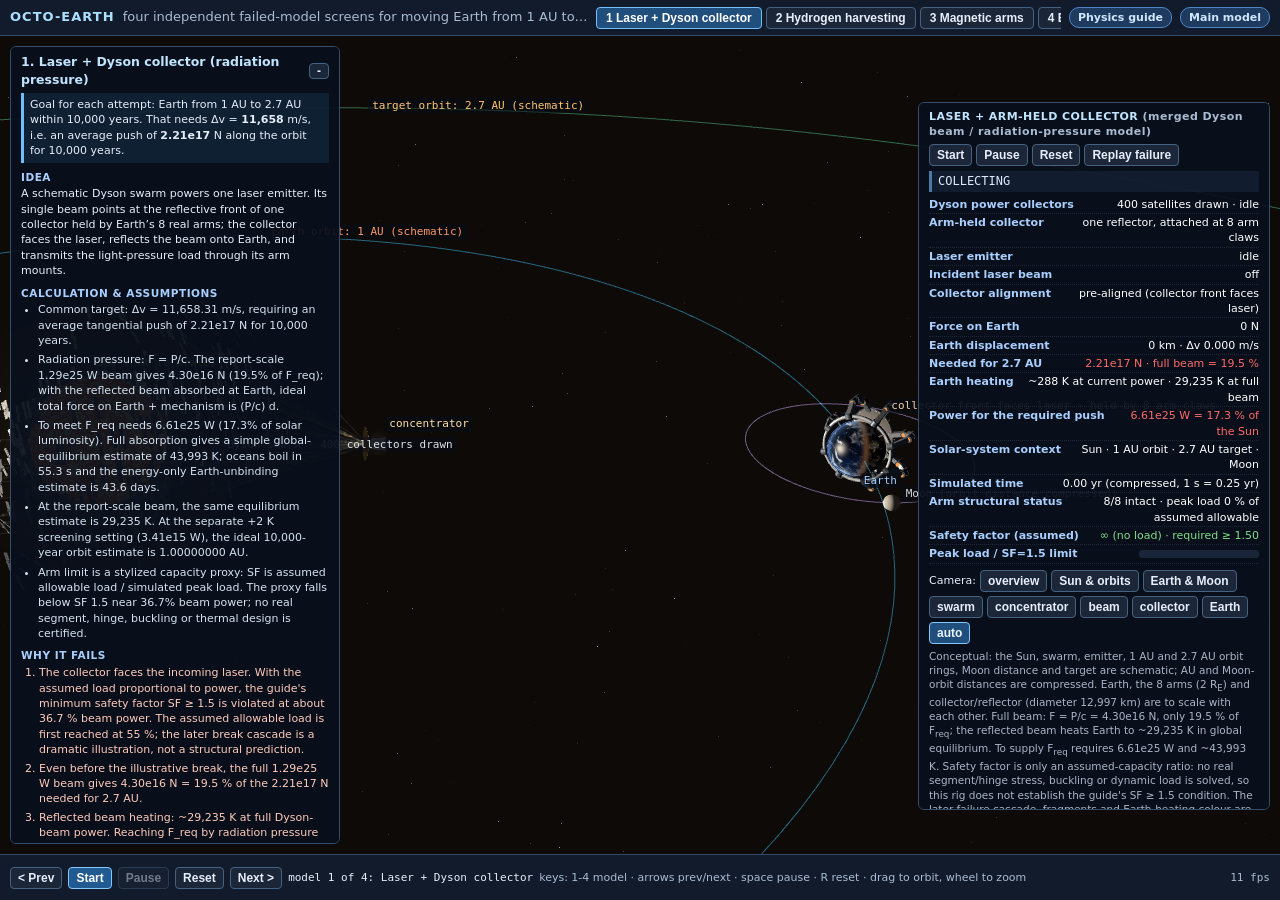
<file: Codespace/frontend/failed.html>
<!doctype html>
<html lang="en">
<head>
<meta charset="utf-8">
<meta name="viewport" content="width=device-width, initial-scale=1">
<title>OCTO-EARTH - four failed attempts</title>
<link rel="stylesheet" href="style.css">
</head>
<body class="fa">
<header>
  <b>OCTO-EARTH</b>
  <span class="dim sub">four independent failed-model screens for moving Earth from 1 AU to 2.7 AU in 10,000 years</span>
  <nav id="faTabs" class="fa-tabs">
    <button data-m="0" title="Model 1 (key 1): Dyson-powered laser points at one collector attached to 8 arms">1 Laser + Dyson collector</button>
    <button data-m="1" title="Model 2 (key 2): hydrogen harvesting with a magnetic scoop + fusion drive">2 Hydrogen harvesting</button>
    <button data-m="2" title="Model 3 (key 3): superconducting magnetic arms using the Lorentz force">3 Magnetic arms</button>
    <button data-m="3" title="Model 4 (key 4): Earth-derived reaction mass expelled by planetary thrusters">4 Earth-derived thrusters</button>
  </nav>
  <a class="pill" id="lnkGuide" href="physics_guide.html" title="Participant-guide requirements, the ten validation benchmarks, engineering scale estimates and the project's declared limitations.">Physics guide</a>
  <a class="pill" id="lnkMain" href="index.html" title="Back to the main OCTO-EARTH asteroid-launcher model. It is independent of these four failed-model screens.">Main model</a>
</header>
<div id="center">
  <canvas id="scene"></canvas>
  <div id="faInfo" class="fa-info small">
    <div class="fa-ihead"><b id="faTitle"></b><button id="faInfoHide" title="Hide / show this box">-</button></div>
    <div id="faInfoBody">
      <div class="fa-goal">Goal for each attempt: Earth from 1 AU to 2.7 AU within 10,000 years. That needs &Delta;v = <b id="faDv"></b> m/s, i.e. an average push of <b id="faF"></b> N along the orbit for 10,000 years.</div>
      <div class="fa-sec">Idea</div><div id="faIdea"></div>
      <div class="fa-sec">Calculation &amp; assumptions</div><ul id="faCalculations" class="fa-calc"></ul>
      <div class="fa-sec">Why it fails</div><ol id="faFails"></ol>
      <div class="dim">Four separate model screens, viewed one at a time. Model 1 merges the laser-push and Dyson-beam concepts: one beam aims at one collector held by 8 arms. Models 2–4 are distinct mechanisms. None changes or uses the main asteroid launcher. The 3-D hardware is schematic; the panels identify assumptions and idealizations.</div>
    </div>
  </div>
  <div id="faErr" class="fa-err" hidden></div>
</div>
<div id="faBar" class="fa-bar">
  <button id="faPrev" title="Previous model (left arrow key)">&lt; Prev</button>
  <button id="faStart" class="primary" title="Run this model from the beginning">Start</button>
  <button id="faPause" title="Pause / resume (space bar)">Pause</button>
  <button id="faReset" title="Back to the beginning (key R)">Reset</button>
  <button id="faNext" title="Next model (right arrow key)">Next &gt;</button>
  <span id="faWhich" class="mono small"></span>
  <span class="dim small fa-keys">keys: 1-4 model &middot; arrows prev/next &middot; space pause &middot; R reset &middot; drag to orbit, wheel to zoom</span>
  <span id="faFps" class="mono small dim"></span>
</div>
<script type="module" src="failed.js"></script>
</body>
</html>
</file>
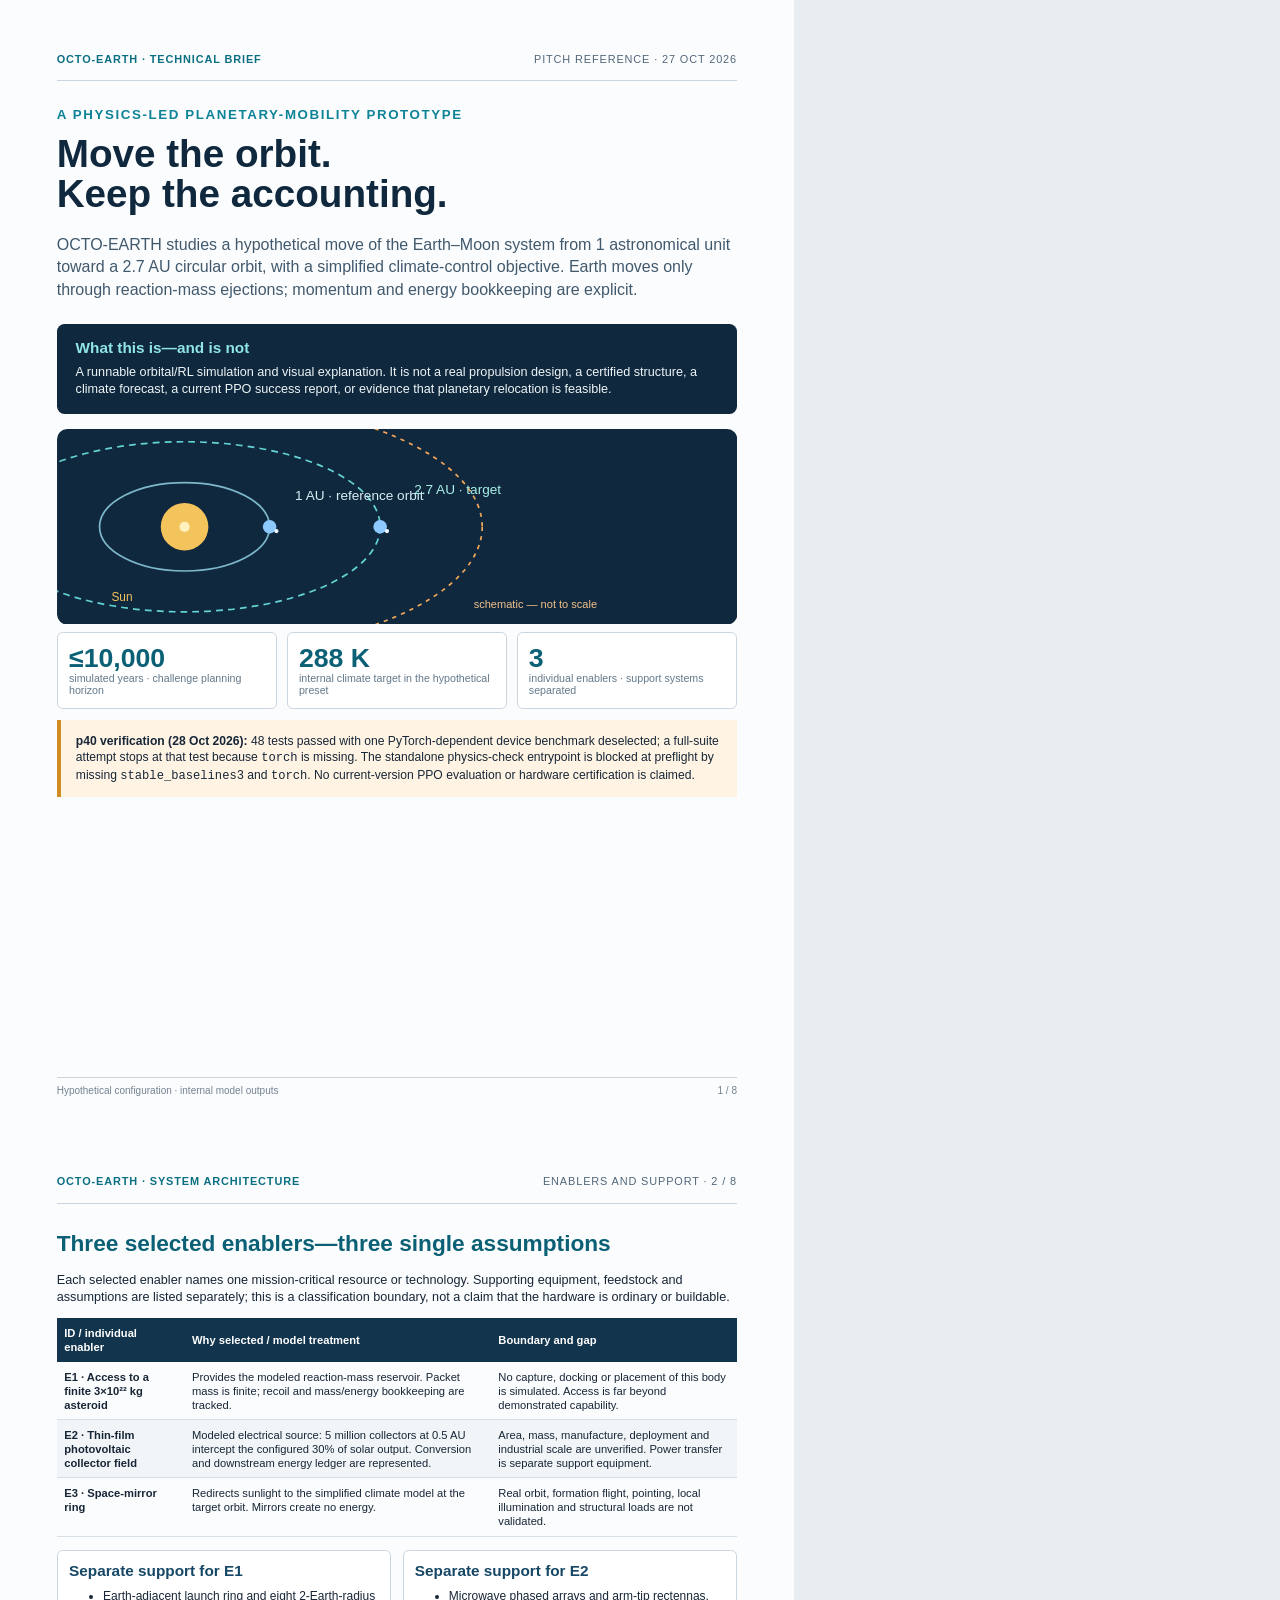
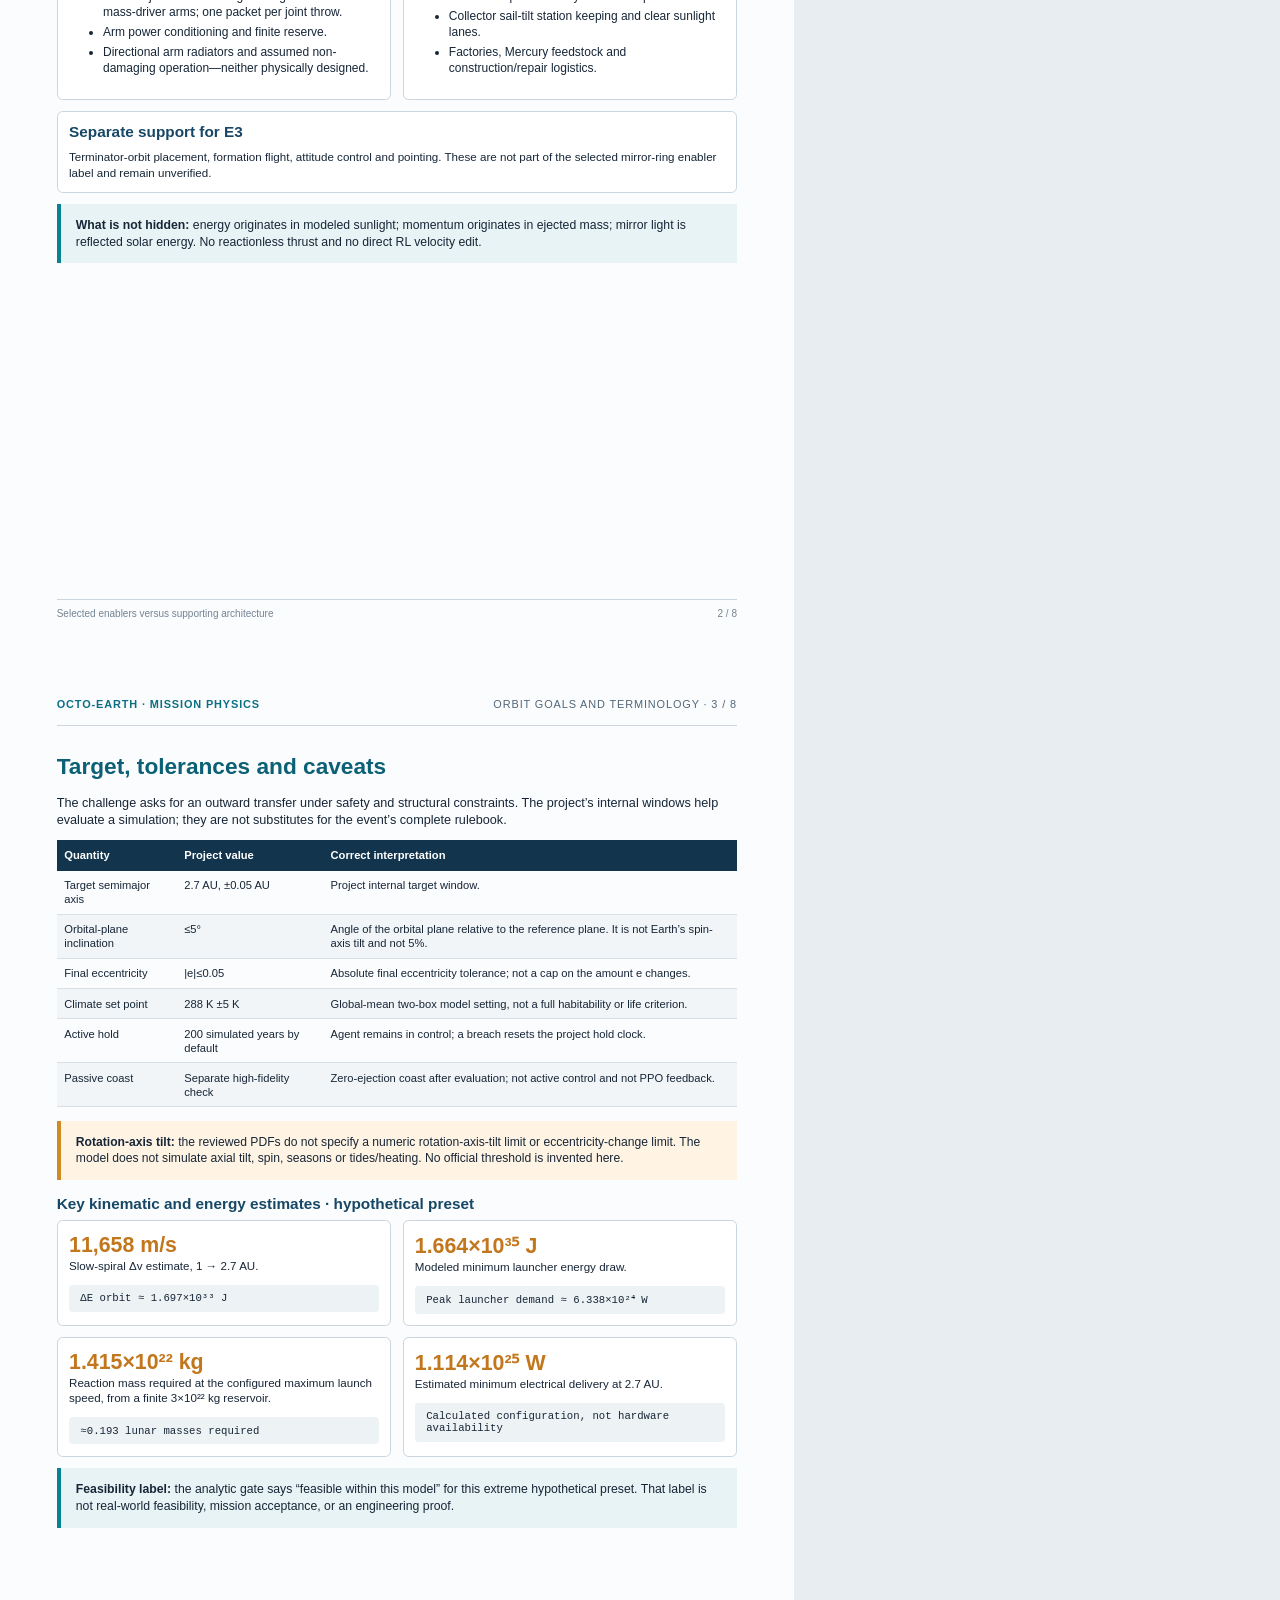
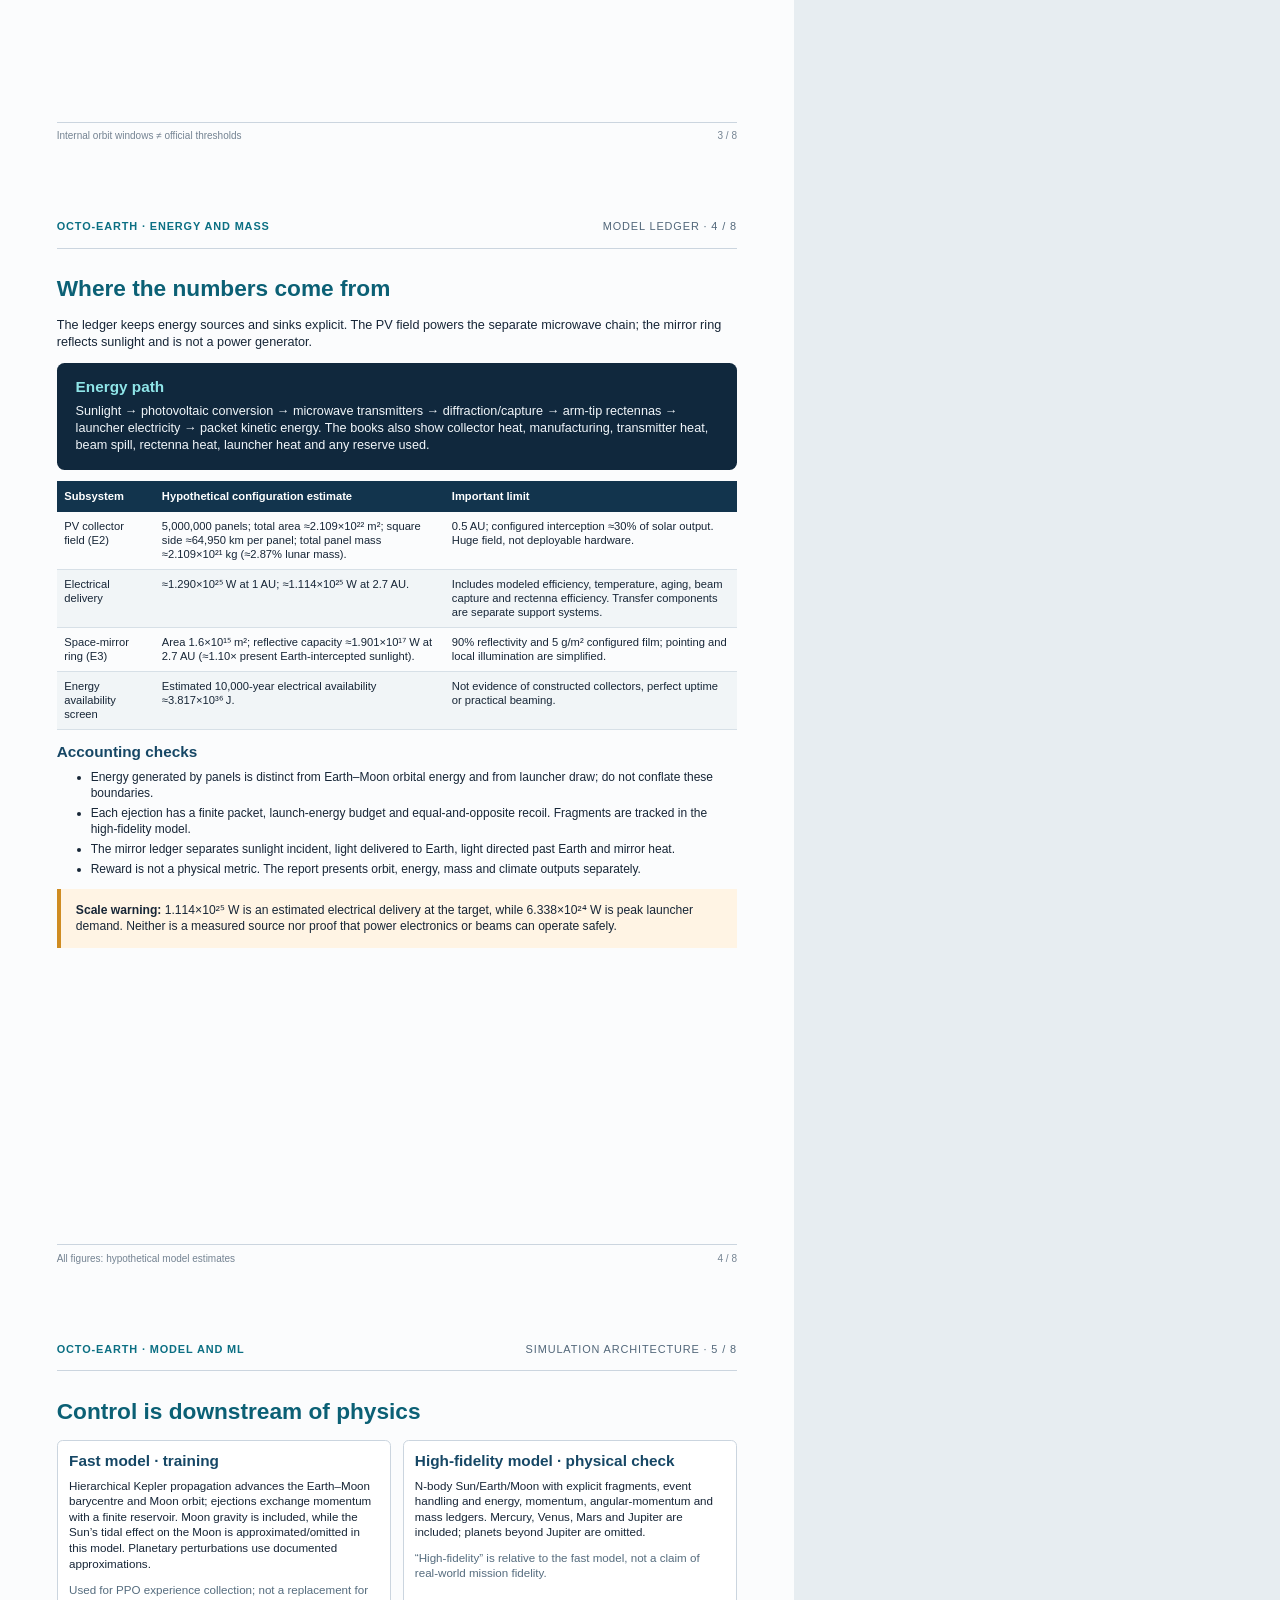
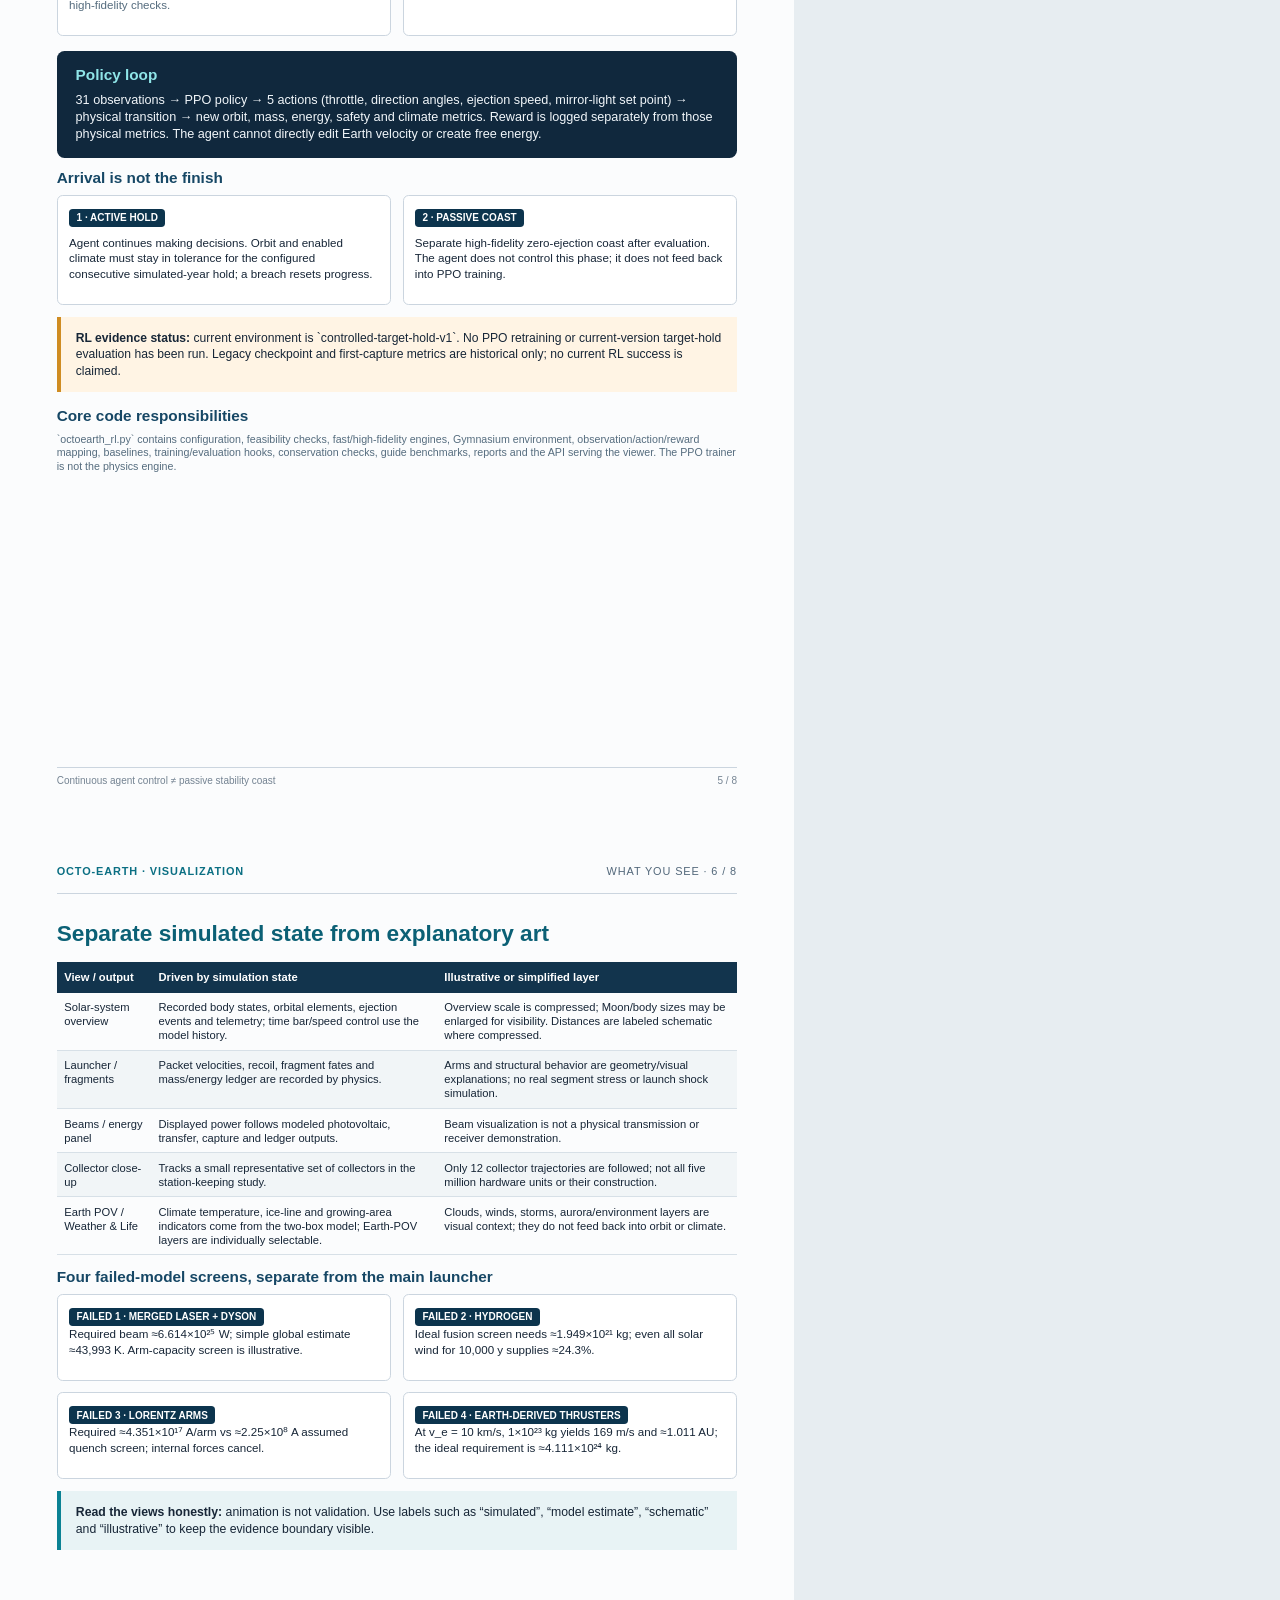
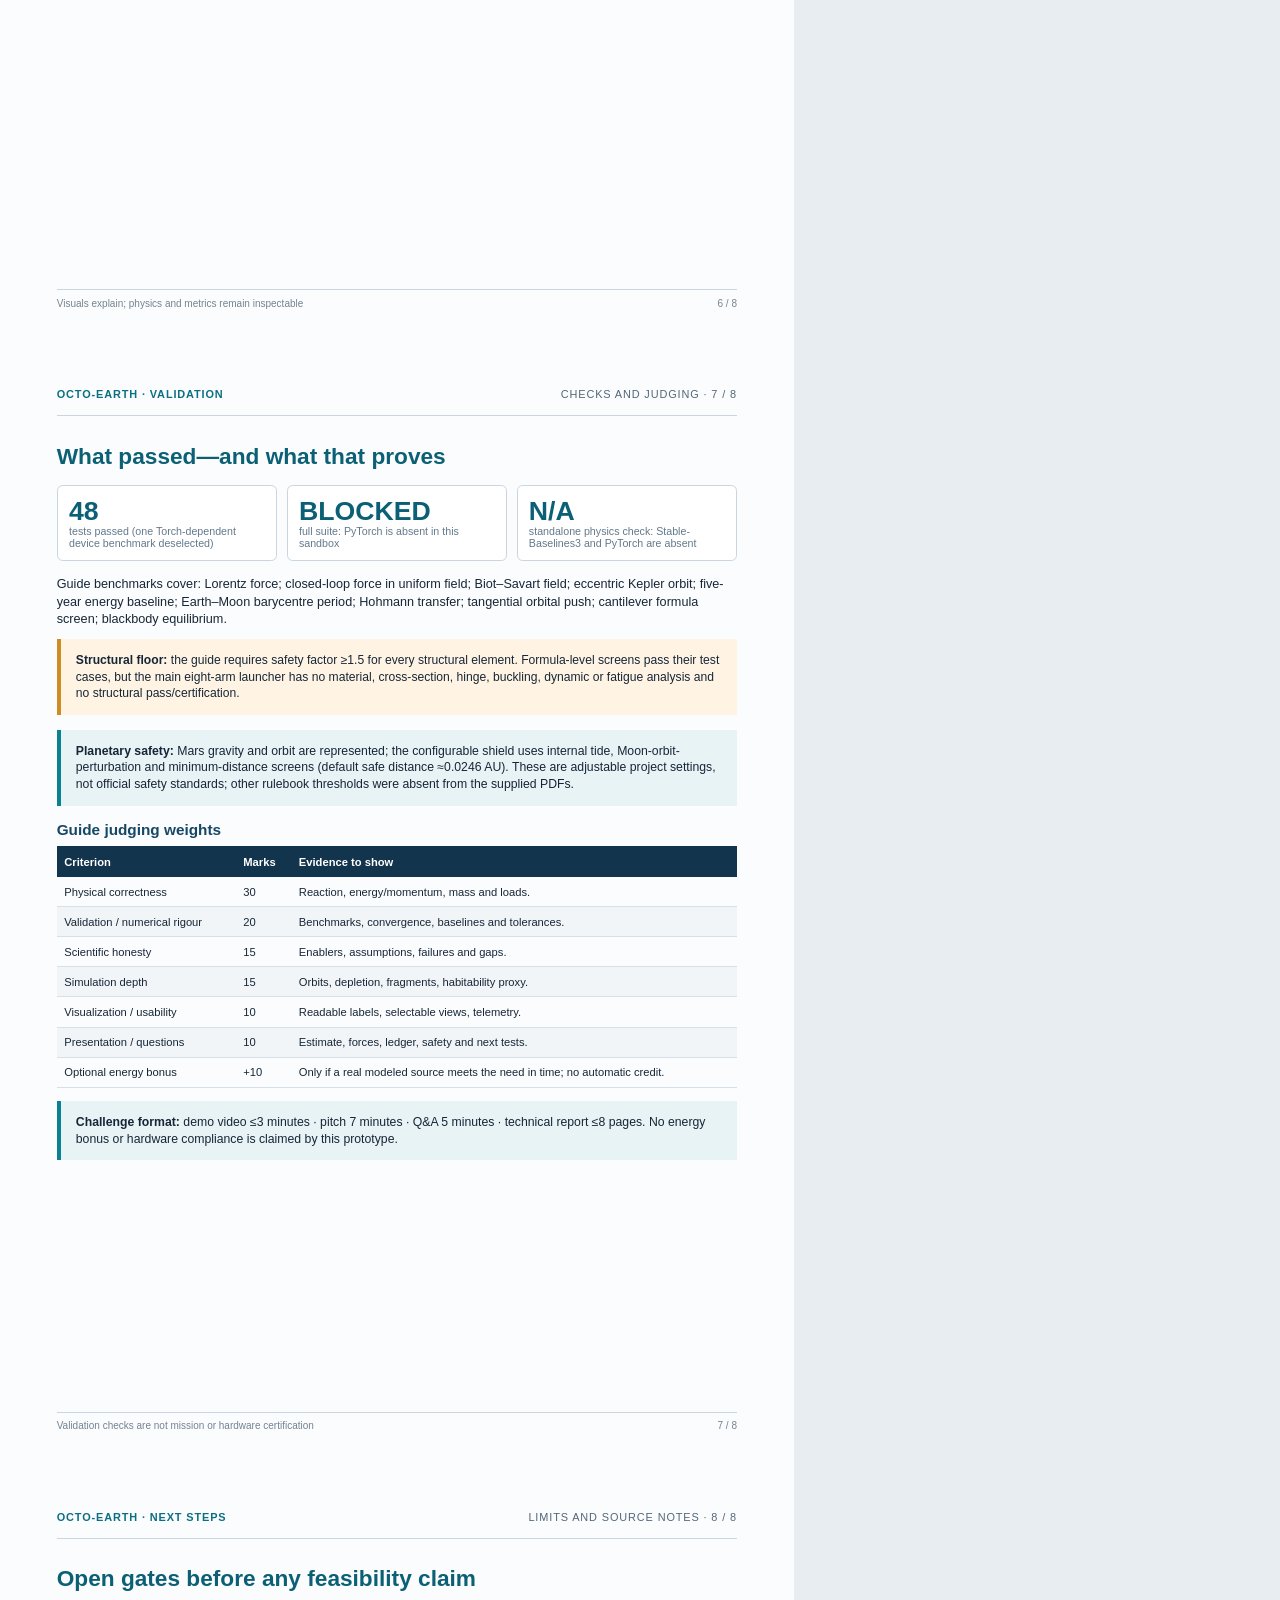
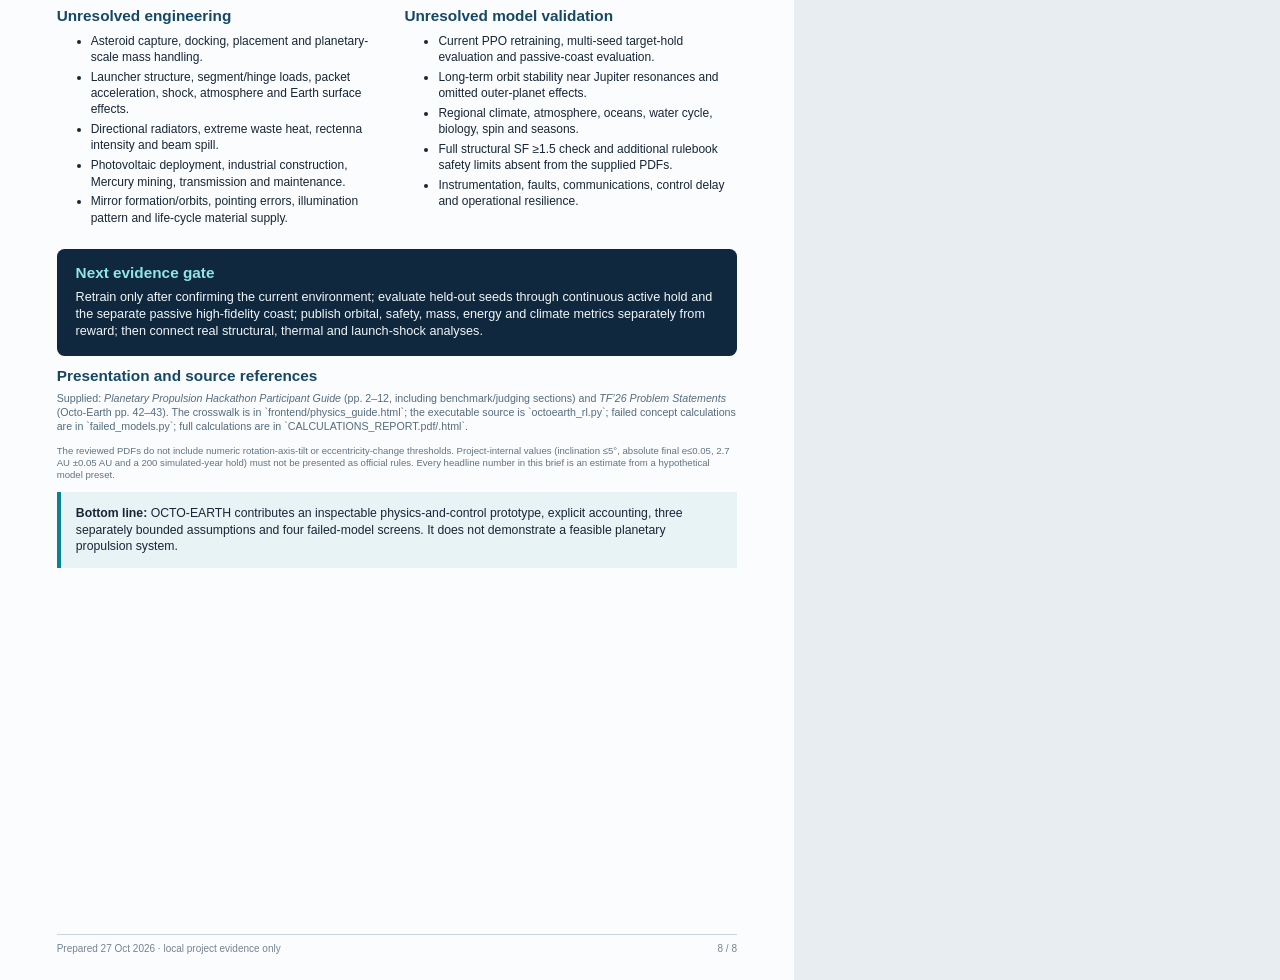
<file: Codespace/frontend/TECHNICAL_BRIEF.html>
<!doctype html>
<html lang="en"><head><meta charset="utf-8"><title>OCTO-EARTH Technical Brief</title>
<style>
@page{size:A4;margin:0}*{box-sizing:border-box}html,body{margin:0;padding:0;background:#e7edf1;color:#172637;font-family:Arial,Helvetica,sans-serif}
.page{position:relative;width:210mm;height:297mm;padding:14mm 15mm 15mm;background:#fbfcfd;page-break-after:always;break-after:page;overflow:hidden}
.page:last-child{page-break-after:auto;break-after:auto}.top{display:flex;justify-content:space-between;align-items:center;border-bottom:1px solid #cbd5df;padding-bottom:4mm;margin-bottom:7mm;color:#52677a;font-size:8.2pt;letter-spacing:.08em;text-transform:uppercase}.brand{font-weight:700;color:#0b6f83}.footer{position:absolute;bottom:7mm;left:15mm;right:15mm;border-top:1px solid #cbd5df;padding-top:2mm;display:flex;justify-content:space-between;color:#748392;font-size:7.5pt}
h1{font-size:29pt;line-height:1.05;margin:0 0 5mm;color:#10283d}h2{font-size:17pt;margin:0 0 4mm;color:#0b6075}h3{font-size:11.5pt;margin:0 0 2mm;color:#164765}p{font-size:9.5pt;line-height:1.35;margin:0 0 3mm}ul,ol{margin:1.5mm 0 3mm 5mm;padding-left:4mm;font-size:9pt;line-height:1.35}li{margin:0 0 1mm}.kicker{font-size:10pt;color:#0c8396;font-weight:bold;letter-spacing:.12em;text-transform:uppercase;margin-bottom:3mm}.lede{font-size:12pt;line-height:1.4;color:#41596d;margin-bottom:6mm}.callout{background:#e8f3f5;border-left:4px solid #0b8294;padding:3.5mm 4mm;margin:3mm 0 4mm;font-size:9.2pt;line-height:1.35}.warn{background:#fff4e4;border-left:4px solid #cf8c22;padding:3.5mm 4mm;margin:3mm 0 4mm;font-size:9.1pt;line-height:1.35}.dark{background:#10283d;color:#f3f7fa;padding:4mm 5mm;margin:3mm 0;border-radius:2mm}.dark h3{color:#8fe5e8}.grid2{display:grid;grid-template-columns:1fr 1fr;gap:3mm}.grid3{display:grid;grid-template-columns:1fr 1fr 1fr;gap:2.5mm}.card{border:1px solid #cbd5df;background:#fff;padding:3mm;border-radius:1.5mm}.card p{font-size:8.7pt}.metric{font-size:20pt;font-weight:bold;color:#0b6075;line-height:1.05}.unit{font-size:8pt;color:#63798b}.small{font-size:8pt;color:#556c7e;line-height:1.28}.tiny{font-size:7.2pt;color:#607484;line-height:1.25}.pill{display:inline-block;background:#e8f3f5;color:#0b6075;padding:1.2mm 2mm;margin:0 1mm 1mm 0;border-radius:8px;font-size:7.8pt;font-weight:bold}.badge{display:inline-block;background:#0c344d;color:#fff;padding:1mm 2mm;border-radius:1mm;font-size:7.5pt;font-weight:bold}.line{height:1px;background:#d6dfe6;margin:3mm 0}table{width:100%;border-collapse:collapse;font-size:8.4pt;line-height:1.25;margin:2mm 0 3.5mm}th{background:#12344d;color:#fff;text-align:left;padding:2.2mm 2mm;font-weight:bold}td{border-bottom:1px solid #d7e0e7;padding:2mm;vertical-align:top}tr:nth-child(even) td{background:#f1f5f7}.two{display:grid;grid-template-columns:1fr 1fr;gap:4mm}.number{font-size:16pt;color:#c2771d;font-weight:bold}.eq{font-family:Consolas,monospace;font-size:8pt;background:#edf2f5;padding:2mm 3mm;border-radius:1mm}.right{text-align:right}.ref{font-size:7.5pt;color:#536c80}.orbit{width:100%;height:auto;display:block;margin:4mm 0 2mm}.page-k{font-size:8pt;color:#718191;margin-bottom:3mm}.nowrap{white-space:nowrap}
</style></head><body>
<section class="page"><div class="top"><span class="brand">OCTO-EARTH · technical brief</span><span>Pitch reference · 27 Oct 2026</span></div>
<div class="kicker">A physics-led planetary-mobility prototype</div><h1>Move the orbit.<br>Keep the accounting.</h1>
<p class="lede">OCTO-EARTH studies a hypothetical move of the Earth–Moon system from 1 astronomical unit toward a 2.7 AU circular orbit, with a simplified climate-control objective. Earth moves only through reaction-mass ejections; momentum and energy bookkeeping are explicit.</p>
<div class="dark"><h3>What this is—and is not</h3><p style="color:#edf5f8;margin-bottom:0">A runnable orbital/RL simulation and visual explanation. It is not a real propulsion design, a certified structure, a climate forecast, a current PPO success report, or evidence that planetary relocation is feasible.</p></div>
<svg class="orbit" viewBox="0 0 800 230" role="img" aria-label="Schematic Sun-Earth orbits at 1 AU and 2.7 AU">
<rect x="0" y="0" width="800" height="230" rx="12" fill="#10283d"/><circle cx="150" cy="115" r="28" fill="#f3c35c"/><circle cx="150" cy="115" r="6" fill="#fff2bf"/><ellipse cx="150" cy="115" rx="100" ry="52" fill="none" stroke="#7cb8ca" stroke-width="2"/><ellipse cx="150" cy="115" rx="230" ry="100" fill="none" stroke="#63d4d5" stroke-width="2" stroke-dasharray="8 6"/><ellipse cx="150" cy="115" rx="350" ry="150" fill="none" stroke="#f1a85a" stroke-width="2" stroke-dasharray="5 6"/>
<circle cx="250" cy="115" r="8" fill="#8dc8ff"/><circle cx="258" cy="120" r="2.5" fill="#eef7ff"/><circle cx="380" cy="115" r="8" fill="#8dc8ff"/><circle cx="388" cy="120" r="2.5" fill="#eef7ff"/>
<text x="280" y="84" fill="#d9edf4" font-size="16">1 AU · reference orbit</text><text x="420" y="77" fill="#a8f0e8" font-size="16">2.7 AU · target</text><text x="64" y="202" fill="#f3c35c" font-size="14">Sun</text><text x="490" y="210" fill="#f2c18a" font-size="13">schematic — not to scale</text></svg>
<div class="grid3"><div class="card"><div class="metric">≤10,000</div><div class="unit">simulated years · challenge planning horizon</div></div><div class="card"><div class="metric">288 K</div><div class="unit">internal climate target in the hypothetical preset</div></div><div class="card"><div class="metric">3</div><div class="unit">individual enablers · support systems separated</div></div></div>
<div class="warn"><b>p40 verification (28 Oct 2026):</b> 48 tests passed with one PyTorch-dependent device benchmark deselected; a full-suite attempt stops at that test because <code>torch</code> is missing. The standalone physics-check entrypoint is blocked at preflight by missing <code>stable_baselines3</code> and <code>torch</code>. No current-version PPO evaluation or hardware certification is claimed.</div>
<div class="footer"><span>Hypothetical configuration · internal model outputs</span><span>1 / 8</span></div></section>

<section class="page"><div class="top"><span class="brand">OCTO-EARTH · system architecture</span><span>Enablers and support · 2 / 8</span></div>
<h2>Three selected enablers—three single assumptions</h2><p>Each selected enabler names one mission-critical resource or technology. Supporting equipment, feedstock and assumptions are listed separately; this is a classification boundary, not a claim that the hardware is ordinary or buildable.</p>
<table><thead><tr><th>ID / individual enabler</th><th>Why selected / model treatment</th><th>Boundary and gap</th></tr></thead><tbody>
<tr><td><b>E1 · Access to a finite 3×10²² kg asteroid</b></td><td>Provides the modeled reaction-mass reservoir. Packet mass is finite; recoil and mass/energy bookkeeping are tracked.</td><td>No capture, docking or placement of this body is simulated. Access is far beyond demonstrated capability.</td></tr>
<tr><td><b>E2 · Thin-film photovoltaic collector field</b></td><td>Modeled electrical source: 5 million collectors at 0.5 AU intercept the configured 30% of solar output. Conversion and downstream energy ledger are represented.</td><td>Area, mass, manufacture, deployment and industrial scale are unverified. Power transfer is separate support equipment.</td></tr>
<tr><td><b>E3 · Space-mirror ring</b></td><td>Redirects sunlight to the simplified climate model at the target orbit. Mirrors create no energy.</td><td>Real orbit, formation flight, pointing, local illumination and structural loads are not validated.</td></tr>
</tbody></table>
<div class="grid2"><div class="card"><h3>Separate support for E1</h3><ul><li>Earth-adjacent launch ring and eight 2-Earth-radius mass-driver arms; one packet per joint throw.</li><li>Arm power conditioning and finite reserve.</li><li>Directional arm radiators and assumed non-damaging operation—neither physically designed.</li></ul></div><div class="card"><h3>Separate support for E2</h3><ul><li>Microwave phased arrays and arm-tip rectennas.</li><li>Collector sail-tilt station keeping and clear sunlight lanes.</li><li>Factories, Mercury feedstock and construction/repair logistics.</li></ul></div></div>
<div class="card" style="margin-top:3mm"><h3>Separate support for E3</h3><p style="margin-bottom:0">Terminator-orbit placement, formation flight, attitude control and pointing. These are not part of the selected mirror-ring enabler label and remain unverified.</p></div>
<div class="callout"><b>What is not hidden:</b> energy originates in modeled sunlight; momentum originates in ejected mass; mirror light is reflected solar energy. No reactionless thrust and no direct RL velocity edit.</div>
<div class="footer"><span>Selected enablers versus supporting architecture</span><span>2 / 8</span></div></section>

<section class="page"><div class="top"><span class="brand">OCTO-EARTH · mission physics</span><span>Orbit goals and terminology · 3 / 8</span></div>
<h2>Target, tolerances and caveats</h2><p>The challenge asks for an outward transfer under safety and structural constraints. The project’s internal windows help evaluate a simulation; they are not substitutes for the event’s complete rulebook.</p>
<table><thead><tr><th>Quantity</th><th>Project value</th><th>Correct interpretation</th></tr></thead><tbody>
<tr><td>Target semimajor axis</td><td>2.7 AU, ±0.05 AU</td><td>Project internal target window.</td></tr><tr><td>Orbital-plane inclination</td><td>≤5°</td><td>Angle of the orbital plane relative to the reference plane. It is not Earth’s spin-axis tilt and not 5%.</td></tr><tr><td>Final eccentricity</td><td>|e|≤0.05</td><td>Absolute final eccentricity tolerance; not a cap on the amount e changes.</td></tr><tr><td>Climate set point</td><td>288 K ±5 K</td><td>Global-mean two-box model setting, not a full habitability or life criterion.</td></tr><tr><td>Active hold</td><td>200 simulated years by default</td><td>Agent remains in control; a breach resets the project hold clock.</td></tr><tr><td>Passive coast</td><td>Separate high-fidelity check</td><td>Zero-ejection coast after evaluation; not active control and not PPO feedback.</td></tr></tbody></table>
<div class="warn"><b>Rotation-axis tilt:</b> the reviewed PDFs do not specify a numeric rotation-axis-tilt limit or eccentricity-change limit. The model does not simulate axial tilt, spin, seasons or tides/heating. No official threshold is invented here.</div>
<h3>Key kinematic and energy estimates · hypothetical preset</h3>
<div class="grid2"><div class="card"><div class="number">11,658 m/s</div><p>Slow-spiral Δv estimate, 1 → 2.7 AU.</p><div class="eq">ΔE orbit ≈ 1.697×10³³ J</div></div><div class="card"><div class="number">1.664×10³⁵ J</div><p>Modeled minimum launcher energy draw.</p><div class="eq">Peak launcher demand ≈ 6.338×10²⁴ W</div></div></div>
<div class="grid2" style="margin-top:3mm"><div class="card"><div class="number">1.415×10²² kg</div><p>Reaction mass required at the configured maximum launch speed, from a finite 3×10²² kg reservoir.</p><div class="eq">≈0.193 lunar masses required</div></div><div class="card"><div class="number">1.114×10²⁵ W</div><p>Estimated minimum electrical delivery at 2.7 AU.</p><div class="eq">Calculated configuration, not hardware availability</div></div></div>
<div class="callout"><b>Feasibility label:</b> the analytic gate says “feasible within this model” for this extreme hypothetical preset. That label is not real-world feasibility, mission acceptance, or an engineering proof.</div>
<div class="footer"><span>Internal orbit windows ≠ official thresholds</span><span>3 / 8</span></div></section>

<section class="page"><div class="top"><span class="brand">OCTO-EARTH · energy and mass</span><span>Model ledger · 4 / 8</span></div>
<h2>Where the numbers come from</h2><p>The ledger keeps energy sources and sinks explicit. The PV field powers the separate microwave chain; the mirror ring reflects sunlight and is not a power generator.</p>
<div class="dark"><h3>Energy path</h3><p style="color:#f1f6fa;margin:0">Sunlight → photovoltaic conversion → microwave transmitters → diffraction/capture → arm-tip rectennas → launcher electricity → packet kinetic energy. The books also show collector heat, manufacturing, transmitter heat, beam spill, rectenna heat, launcher heat and any reserve used.</p></div>
<table><thead><tr><th>Subsystem</th><th>Hypothetical configuration estimate</th><th>Important limit</th></tr></thead><tbody>
<tr><td>PV collector field (E2)</td><td>5,000,000 panels; total area ≈2.109×10²² m²; square side ≈64,950 km per panel; total panel mass ≈2.109×10²¹ kg (≈2.87% lunar mass).</td><td>0.5 AU; configured interception ≈30% of solar output. Huge field, not deployable hardware.</td></tr>
<tr><td>Electrical delivery</td><td>≈1.290×10²⁵ W at 1 AU; ≈1.114×10²⁵ W at 2.7 AU.</td><td>Includes modeled efficiency, temperature, aging, beam capture and rectenna efficiency. Transfer components are separate support systems.</td></tr>
<tr><td>Space-mirror ring (E3)</td><td>Area 1.6×10¹⁵ m²; reflective capacity ≈1.901×10¹⁷ W at 2.7 AU (≈1.10× present Earth-intercepted sunlight).</td><td>90% reflectivity and 5 g/m² configured film; pointing and local illumination are simplified.</td></tr>
<tr><td>Energy availability screen</td><td>Estimated 10,000-year electrical availability ≈3.817×10³⁶ J.</td><td>Not evidence of constructed collectors, perfect uptime or practical beaming.</td></tr>
</tbody></table>
<h3>Accounting checks</h3><ul><li>Energy generated by panels is distinct from Earth–Moon orbital energy and from launcher draw; do not conflate these boundaries.</li><li>Each ejection has a finite packet, launch-energy budget and equal-and-opposite recoil. Fragments are tracked in the high-fidelity model.</li><li>The mirror ledger separates sunlight incident, light delivered to Earth, light directed past Earth and mirror heat.</li><li>Reward is not a physical metric. The report presents orbit, energy, mass and climate outputs separately.</li></ul>
<div class="warn"><b>Scale warning:</b> 1.114×10²⁵ W is an estimated electrical delivery at the target, while 6.338×10²⁴ W is peak launcher demand. Neither is a measured source nor proof that power electronics or beams can operate safely.</div>
<div class="footer"><span>All figures: hypothetical model estimates</span><span>4 / 8</span></div></section>

<section class="page"><div class="top"><span class="brand">OCTO-EARTH · model and ML</span><span>Simulation architecture · 5 / 8</span></div>
<h2>Control is downstream of physics</h2><div class="grid2"><div class="card"><h3>Fast model · training</h3><p>Hierarchical Kepler propagation advances the Earth–Moon barycentre and Moon orbit; ejections exchange momentum with a finite reservoir. Moon gravity is included, while the Sun’s tidal effect on the Moon is approximated/omitted in this model. Planetary perturbations use documented approximations.</p><p class="small">Used for PPO experience collection; not a replacement for high-fidelity checks.</p></div><div class="card"><h3>High-fidelity model · physical check</h3><p>N-body Sun/Earth/Moon with explicit fragments, event handling and energy, momentum, angular-momentum and mass ledgers. Mercury, Venus, Mars and Jupiter are included; planets beyond Jupiter are omitted.</p><p class="small">“High-fidelity” is relative to the fast model, not a claim of real-world mission fidelity.</p></div></div>
<div class="dark" style="margin-top:4mm"><h3>Policy loop</h3><p style="color:#f1f6fa;margin:0">31 observations → PPO policy → 5 actions (throttle, direction angles, ejection speed, mirror-light set point) → physical transition → new orbit, mass, energy, safety and climate metrics. Reward is logged separately from those physical metrics. The agent cannot directly edit Earth velocity or create free energy.</p></div>
<h3>Arrival is not the finish</h3><div class="grid2"><div class="card"><span class="badge">1 · ACTIVE HOLD</span><p style="margin-top:2mm">Agent continues making decisions. Orbit and enabled climate must stay in tolerance for the configured consecutive simulated-year hold; a breach resets progress.</p></div><div class="card"><span class="badge">2 · PASSIVE COAST</span><p style="margin-top:2mm">Separate high-fidelity zero-ejection coast after evaluation. The agent does not control this phase; it does not feed back into PPO training.</p></div></div>
<div class="warn"><b>RL evidence status:</b> current environment is `controlled-target-hold-v1`. No PPO retraining or current-version target-hold evaluation has been run. Legacy checkpoint and first-capture metrics are historical only; no current RL success is claimed.</div>
<h3>Core code responsibilities</h3><p class="small">`octoearth_rl.py` contains configuration, feasibility checks, fast/high-fidelity engines, Gymnasium environment, observation/action/reward mapping, baselines, training/evaluation hooks, conservation checks, guide benchmarks, reports and the API serving the viewer. The PPO trainer is not the physics engine.</p>
<div class="footer"><span>Continuous agent control ≠ passive stability coast</span><span>5 / 8</span></div></section>

<section class="page"><div class="top"><span class="brand">OCTO-EARTH · visualization</span><span>What you see · 6 / 8</span></div>
<h2>Separate simulated state from explanatory art</h2><table><thead><tr><th>View / output</th><th>Driven by simulation state</th><th>Illustrative or simplified layer</th></tr></thead><tbody>
<tr><td>Solar-system overview</td><td>Recorded body states, orbital elements, ejection events and telemetry; time bar/speed control use the model history.</td><td>Overview scale is compressed; Moon/body sizes may be enlarged for visibility. Distances are labeled schematic where compressed.</td></tr>
<tr><td>Launcher / fragments</td><td>Packet velocities, recoil, fragment fates and mass/energy ledger are recorded by physics.</td><td>Arms and structural behavior are geometry/visual explanations; no real segment stress or launch shock simulation.</td></tr>
<tr><td>Beams / energy panel</td><td>Displayed power follows modeled photovoltaic, transfer, capture and ledger outputs.</td><td>Beam visualization is not a physical transmission or receiver demonstration.</td></tr>
<tr><td>Collector close-up</td><td>Tracks a small representative set of collectors in the station-keeping study.</td><td>Only 12 collector trajectories are followed; not all five million hardware units or their construction.</td></tr>
<tr><td>Earth POV / Weather &amp; Life</td><td>Climate temperature, ice-line and growing-area indicators come from the two-box model; Earth-POV layers are individually selectable.</td><td>Clouds, winds, storms, aurora/environment layers are visual context; they do not feed back into orbit or climate.</td></tr>
</tbody></table>
<h3>Four failed-model screens, separate from the main launcher</h3><div class="grid2"><div class="card"><span class="badge">FAILED 1 · MERGED LASER + DYSON</span><p>Required beam ≈6.614×10²⁵ W; simple global estimate ≈43,993 K. Arm-capacity screen is illustrative.</p></div><div class="card"><span class="badge">FAILED 2 · HYDROGEN</span><p>Ideal fusion screen needs ≈1.949×10²¹ kg; even all solar wind for 10,000 y supplies ≈24.3%.</p></div><div class="card"><span class="badge">FAILED 3 · LORENTZ ARMS</span><p>Required ≈4.351×10¹⁷ A/arm vs ≈2.25×10⁸ A assumed quench screen; internal forces cancel.</p></div><div class="card"><span class="badge">FAILED 4 · EARTH-DERIVED THRUSTERS</span><p>At v_e = 10 km/s, 1×10²³ kg yields 169 m/s and ≈1.011 AU; the ideal requirement is ≈4.111×10²⁴ kg.</p></div></div>
<div class="callout"><b>Read the views honestly:</b> animation is not validation. Use labels such as “simulated”, “model estimate”, “schematic” and “illustrative” to keep the evidence boundary visible.</div>
<div class="footer"><span>Visuals explain; physics and metrics remain inspectable</span><span>6 / 8</span></div></section>

<section class="page"><div class="top"><span class="brand">OCTO-EARTH · validation</span><span>Checks and judging · 7 / 8</span></div>
<h2>What passed—and what that proves</h2>
<div class="grid3"><div class="card"><div class="metric">48</div><div class="unit">tests passed (one Torch-dependent device benchmark deselected)</div></div><div class="card"><div class="metric">BLOCKED</div><div class="unit">full suite: PyTorch is absent in this sandbox</div></div><div class="card"><div class="metric">N/A</div><div class="unit">standalone physics check: Stable-Baselines3 and PyTorch are absent</div></div></div>
<p style="margin-top:4mm">Guide benchmarks cover: Lorentz force; closed-loop force in uniform field; Biot–Savart field; eccentric Kepler orbit; five-year energy baseline; Earth–Moon barycentre period; Hohmann transfer; tangential orbital push; cantilever formula screen; blackbody equilibrium.</p>
<div class="warn"><b>Structural floor:</b> the guide requires safety factor ≥1.5 for every structural element. Formula-level screens pass their test cases, but the main eight-arm launcher has no material, cross-section, hinge, buckling, dynamic or fatigue analysis and no structural pass/certification.</div>
<div class="callout"><b>Planetary safety:</b> Mars gravity and orbit are represented; the configurable shield uses internal tide, Moon-orbit-perturbation and minimum-distance screens (default safe distance ≈0.0246 AU). These are adjustable project settings, not official safety standards; other rulebook thresholds were absent from the supplied PDFs.</div>
<h3>Guide judging weights</h3><table><thead><tr><th>Criterion</th><th>Marks</th><th>Evidence to show</th></tr></thead><tbody>
<tr><td>Physical correctness</td><td>30</td><td>Reaction, energy/momentum, mass and loads.</td></tr><tr><td>Validation / numerical rigour</td><td>20</td><td>Benchmarks, convergence, baselines and tolerances.</td></tr><tr><td>Scientific honesty</td><td>15</td><td>Enablers, assumptions, failures and gaps.</td></tr><tr><td>Simulation depth</td><td>15</td><td>Orbits, depletion, fragments, habitability proxy.</td></tr><tr><td>Visualization / usability</td><td>10</td><td>Readable labels, selectable views, telemetry.</td></tr><tr><td>Presentation / questions</td><td>10</td><td>Estimate, forces, ledger, safety and next tests.</td></tr><tr><td>Optional energy bonus</td><td>+10</td><td>Only if a real modeled source meets the need in time; no automatic credit.</td></tr></tbody></table>
<div class="callout"><b>Challenge format:</b> demo video ≤3 minutes · pitch 7 minutes · Q&amp;A 5 minutes · technical report ≤8 pages. No energy bonus or hardware compliance is claimed by this prototype.</div>
<div class="footer"><span>Validation checks are not mission or hardware certification</span><span>7 / 8</span></div></section>

<section class="page"><div class="top"><span class="brand">OCTO-EARTH · next steps</span><span>Limits and source notes · 8 / 8</span></div>
<h2>Open gates before any feasibility claim</h2>
<div class="two"><div><h3>Unresolved engineering</h3><ul><li>Asteroid capture, docking, placement and planetary-scale mass handling.</li><li>Launcher structure, segment/hinge loads, packet acceleration, shock, atmosphere and Earth surface effects.</li><li>Directional radiators, extreme waste heat, rectenna intensity and beam spill.</li><li>Photovoltaic deployment, industrial construction, Mercury mining, transmission and maintenance.</li><li>Mirror formation/orbits, pointing errors, illumination pattern and life-cycle material supply.</li></ul></div><div><h3>Unresolved model validation</h3><ul><li>Current PPO retraining, multi-seed target-hold evaluation and passive-coast evaluation.</li><li>Long-term orbit stability near Jupiter resonances and omitted outer-planet effects.</li><li>Regional climate, atmosphere, oceans, water cycle, biology, spin and seasons.</li><li>Full structural SF ≥1.5 check and additional rulebook safety limits absent from the supplied PDFs.</li><li>Instrumentation, faults, communications, control delay and operational resilience.</li></ul></div></div>
<div class="dark"><h3>Next evidence gate</h3><p style="color:#f0f5f8;margin:0">Retrain only after confirming the current environment; evaluate held-out seeds through continuous active hold and the separate passive high-fidelity coast; publish orbital, safety, mass, energy and climate metrics separately from reward; then connect real structural, thermal and launch-shock analyses.</p></div>
<h3>Presentation and source references</h3><p class="small">Supplied: <i>Planetary Propulsion Hackathon Participant Guide</i> (pp. 2–12, including benchmark/judging sections) and <i>TF’26 Problem Statements</i> (Octo-Earth pp. 42–43). The crosswalk is in `frontend/physics_guide.html`; the executable source is `octoearth_rl.py`; failed concept calculations are in `failed_models.py`; full calculations are in `CALCULATIONS_REPORT.pdf/.html`.</p>
<p class="tiny">The reviewed PDFs do not include numeric rotation-axis-tilt or eccentricity-change thresholds. Project-internal values (inclination ≤5°, absolute final e≤0.05, 2.7 AU ±0.05 AU and a 200 simulated-year hold) must not be presented as official rules. Every headline number in this brief is an estimate from a hypothetical model preset.</p>
<div class="callout"><b>Bottom line:</b> OCTO-EARTH contributes an inspectable physics-and-control prototype, explicit accounting, three separately bounded assumptions and four failed-model screens. It does not demonstrate a feasible planetary propulsion system.</div>
<div class="footer"><span>Prepared 27 Oct 2026 · local project evidence only</span><span>8 / 8</span></div></section>
</body></html>
</file>
<file: Codespace/frontend/style.css>
* { box-sizing: border-box; }
:root { --hdr: 36px; --rail: 58px; --dw: 380px; --bar: 46px; }
html, body { margin: 0; height: 100%; overflow: hidden; background: #0b0f17; color: #dde3ee; font: 13px/1.4 system-ui, "Segoe UI", sans-serif; }
header { position: fixed; top: 0; left: 0; right: 0; height: var(--hdr); display: flex; align-items: center; gap: 8px; padding: 0 10px; background: #111827; border-bottom: 1px solid #263042; overflow: hidden; white-space: nowrap; z-index: 20; }
header b { letter-spacing: .08em; color: #7cc4ff; }
header .sub { overflow: hidden; text-overflow: ellipsis; min-width: 0; }
#conn { margin-left: auto; }
button.round { border-radius: 50%; width: 24px; height: 24px; padding: 0; font-weight: 700; }

/* left icon rail + one drawer at a time */
#rail { position: fixed; top: var(--hdr); bottom: 0; left: 0; width: var(--rail); background: #0f1520; border-right: 1px solid #263042; display: flex; flex-direction: column; gap: 2px; padding: 6px 4px; z-index: 19; }
#rail button { display: flex; flex-direction: column; align-items: center; gap: 1px; padding: 6px 0 5px; border: 1px solid transparent; background: transparent; border-radius: 6px; color: #b9c6da; }
#rail button b { font-size: 17px; line-height: 1; }
#rail button span { font-size: 10px; }
#rail button:hover { background: #1b2433; }
#rail button.on { background: #1e3a5f; border-color: #4f86c6; color: #fff; }
#drawer { position: fixed; top: var(--hdr); bottom: var(--bar); left: var(--rail); width: var(--dw); background: rgba(15, 21, 32, .97); border-right: 1px solid #2c3a52; z-index: 18; display: flex; flex-direction: column; box-shadow: 6px 0 18px rgba(0, 0, 0, .45); }
#drawer.wide { --dw: 560px; width: min(560px, calc(100vw - var(--rail) - 40px)); }
#drawer[hidden] { display: none; }
.dhead { display: flex; align-items: center; gap: 8px; padding: 7px 10px; border-bottom: 1px solid #263042; }
.dhead b { font-size: 13px; text-transform: uppercase; letter-spacing: .06em; color: #9fb6d6; }
.dhead button { margin-left: auto; }
.dbody { overflow-y: auto; padding: 4px 12px 14px; flex: 1; }
.dpane { display: none; }
.dpane.on { display: block; }
#dLog #log { white-space: pre-wrap; color: #a9b7cc; }

/* full-screen canvas */
#center { position: fixed; top: var(--hdr); left: var(--rail); right: 0; bottom: var(--bar); overflow: hidden; }
#scene { width: 100%; height: 100%; display: block; }

/* compact HUD */
#hudWrap { position: absolute; top: 8px; left: 10px; background: rgba(10, 14, 22, .80); padding: 4px 9px 6px; border-radius: 6px; width: 300px; font-size: 11.5px; z-index: 3; transition: left .15s; }
#hudWrap.more { width: 340px; max-height: calc(100% - 20px); overflow-y: auto; }
#hudHead { float: right; display: flex; gap: 3px; margin: 0 0 0 6px; }
#hudHead button { padding: 0 6px; font-size: 10.5px; }
body.drawer-open #hudWrap { left: calc(var(--dwOpen, 380px) + 10px); }
#hud .big { font-size: 18px; color: #fff; }
#hud .row { display: flex; justify-content: space-between; gap: 8px; border-bottom: 1px dotted #1d2738; cursor: help; }
#hud .row span:last-child { color: #fff; text-align: right; }
#hud .sec { color: #9fb6d6; margin-top: 4px; font-family: system-ui; font-size: 10.5px; text-transform: uppercase; letter-spacing: .05em; }
#hud .warn { color: #ffb44d; } #hud .bad { color: #ff6a6a; } #hud .good { color: #7fe08a; }
#hud .row.warn span:last-child { color: #ffb44d; } #hud .row.bad span:last-child { color: #ff6a6a; } #hud .row.good span:last-child { color: #7fe08a; }

/* collapsible notes (top right) */
#notes { position: absolute; top: 8px; right: 10px; max-width: 340px; background: rgba(10, 14, 22, .82); padding: 4px 8px; border-radius: 6px; color: #ffcf7a; z-index: 3; }
#notesHead { cursor: pointer; user-select: none; }
#notes.collapsed #notesBody div:not(:first-child) { display: none; }
#notes.collapsed #notesBody div:first-child { white-space: nowrap; overflow: hidden; text-overflow: ellipsis; max-width: 320px; }
#notesBody div { margin: 1px 0; }

#dvLabel { position: absolute; pointer-events: none; color: #7fe08a; background: rgba(10, 14, 22, .6); padding: 0 4px; border-radius: 3px; display: none; white-space: nowrap; z-index: 3; }
#events { position: absolute; right: 10px; bottom: 8px; width: 440px; max-height: 40%; overflow: hidden; background: rgba(10, 14, 22, .85); border-radius: 6px; padding: 3px 8px; z-index: 3; }
#events .evh { color: #9fb6d6; font-family: system-ui; font-size: 11px; cursor: pointer; user-select: none; }
#events.collapsed #evList div:nth-child(n+3) { display: none; }
#events.collapsed #evList div { white-space: nowrap; overflow: hidden; text-overflow: ellipsis; }
#evList div { border-top: 1px solid #172031; padding: 1px 0; }
#evList .sp { color: #ffcf7a; } #evList .bad { color: #ff7a7a; } #evList .ok { color: #7fe08a; } #evList .pk { color: #c9d4e5; } #evList .mars { color: #ff9a80; }
#legend { position: absolute; bottom: 8px; left: 10px; max-width: 520px; background: rgba(10, 14, 22, .9); padding: 5px 9px; border-radius: 6px; display: flex; flex-wrap: wrap; gap: 3px 12px; z-index: 4; border: 1px solid #263042; }
#legend[hidden] { display: none; }

/* bottom transport bar */
#transport { position: fixed; left: var(--rail); right: 0; bottom: 0; height: var(--bar); display: flex; align-items: center; gap: 8px; padding: 0 12px; background: #111827; border-top: 1px solid #263042; z-index: 17; white-space: nowrap; overflow-x: auto; overflow-y: hidden; scrollbar-width: thin; }
#transport > button:not(.chip) { font-size: 15px; width: 38px; height: 30px; padding: 0; flex: 0 0 auto; }
#transport > .chip { height: 26px; flex: 0 0 auto; }
#transport #btnPlay.on { background: #14532d; border-color: #3ddc84; }
#tLabel { font-size: 14px; color: #fff; min-width: 190px; flex: 0 0 auto; }
#transport .spd { display: flex; align-items: center; gap: 6px; flex: 0 0 auto; }
#transport .spd input { width: 200px; }
#runLbl { overflow: hidden; text-overflow: ellipsis; min-width: 0; flex: 1 1 auto; }
.chip { border-radius: 12px; padding: 2px 10px; font-size: 11.5px; }
.chip.on { background: #1e3a5f; border-color: #4f86c6; }
#transport > .chip.climate { border-color: #42b6df; color: #d8f7ff; background: linear-gradient(180deg, #12354a, #102437); box-shadow: inset 0 0 0 1px rgba(115,220,255,.18), 0 0 8px rgba(50,180,230,.14); }
#transport > .chip.climate.on { background: #14506a; border-color: #9beaff; color: #fff; }

/* quick start */
#quick { position: absolute; left: 50%; top: 50%; transform: translate(-50%, -50%); width: min(520px, 92%); z-index: 10; background: rgba(15, 22, 34, .97); border: 1px solid #3b5274; box-shadow: 0 10px 40px rgba(0, 0, 0, .6); padding: 10px 14px; }
#quick[hidden] { display: none; }
#quick .qh { display: flex; align-items: center; } #quick .qh button { margin-left: auto; }
#quick ol { padding-left: 18px; margin: 6px 0; } #quick li { margin: 4px 0; }

h3 { margin: 12px 0 6px; font-size: 12.5px; color: #9fb6d6; text-transform: uppercase; letter-spacing: .05em; }
h4 { margin: 12px 0 4px; font-size: 12px; color: #9fb6d6; }
.mono { font-family: Consolas, Menlo, monospace; }
.small { font-size: 11px; }
.dim { color: #7d8aa0; }
.info { font-style: normal; color: #7cc4ff; cursor: help; font-size: 11px; }
.pill { padding: 2px 8px; border-radius: 10px; background: #263042; font-size: 11px; cursor: help; }
.pill.ok { background: #14532d; } .pill.bad { background: #7f1d1d; } .pill.off { background: #444; } .pill.warn { background: #6b4a0e; }
.btns { display: flex; flex-wrap: wrap; gap: 5px; margin: 5px 0; align-items: center; }
#focusBody { max-width: 155px; }
#focusStatus { line-height: 1.3; margin: 1px 0 6px; }
button, select, input { background: #1b2433; color: #dde3ee; border: 1px solid #33425a; border-radius: 4px; padding: 3px 7px; font-size: 12px; }
button:hover { background: #26344a; cursor: pointer; }
button:disabled { opacity: .45; cursor: default; }
button.on { background: #1e3a5f; border-color: #4f86c6; }
button.primary { background: #1d4f8a; border-color: #4f86c6; }
input[type=range] { width: 100%; padding: 0; }
.bar { height: 6px; background: #1b2433; border-radius: 3px; overflow: hidden; margin: 4px 0; }
#trainBar { height: 100%; width: 0; background: #3b82f6; }
#bestBox { background: #111a28; border-radius: 4px; padding: 4px 6px; }

#params .cat { margin: 8px 0 2px; color: #9fb6d6; font-size: 11px; border-bottom: 1px solid #263042; }
#params .row { display: grid; grid-template-columns: 1fr 14px 110px; gap: 4px; align-items: center; margin: 2px 0; font-size: 11px; }
#params input, #params select { width: 110px; font-family: Consolas, monospace; font-size: 11px; }
#params input.bad { border-color: #ff5a5a; background: #3a1a1a; }
#params input.changed { border-color: #c9a227; }
#paramMsg.err { color: #ff8a8a; } #paramMsg.ok { color: #7fe08a; }

.tabs { position: sticky; top: 0; background: #0f1520; display: flex; gap: 3px; padding: 6px 0; z-index: 2; border-bottom: 1px solid #263042; }
.tab { flex: 1; font-size: 11.5px; }
.tab.active { background: #1e3a5f; border-color: #4f86c6; }
.tabpane { display: none; padding-top: 6px; }
.tabpane.active { display: block; }
.note { background: #1a2333; border-left: 3px solid #c9a227; padding: 4px 7px; margin: 4px 0; font-size: 11.5px; }
.chart { width: 100%; height: 150px; background: #0b1019; border: 1px solid #1f2a3b; border-radius: 4px; margin-bottom: 5px; display: block; }
.chart.tall { height: 180px; }
table { border-collapse: collapse; width: 100%; font-size: 11px; }
td, th { border-bottom: 1px solid #1f2a3b; padding: 2px 3px; text-align: right; vertical-align: top; }
th { color: #9fb6d6; font-weight: 600; cursor: help; }
td:first-child, th:first-child { text-align: left; }
td.l, th.l { text-align: left; }
.scroll { max-height: 260px; overflow: auto; border: 1px solid #1f2a3b; border-radius: 4px; }
.verdict { padding: 6px; border-radius: 4px; background: #1b2433; margin-bottom: 6px; }
.verdict.ok { background: #14532d; } .verdict.bad { background: #5c1d1d; }
.pass { color: #7fe08a; } .fail { color: #ff7a7a; }
.c-helped { color: #7fe08a; } .c-hurt { color: #ff7a7a; } .c-mixed { color: #ffcf7a; } .c-coast { color: #7d8aa0; }
.card { background: #111a28; border: 1px solid #1f2a3b; border-radius: 6px; padding: 6px 8px; margin: 6px 0; }
pre { white-space: pre-wrap; margin: 0; }
ul { padding-left: 16px; margin: 4px 0; }
#guideSearch { width: 100%; margin: 6px 0; }
#guide details { border-bottom: 1px solid #1f2a3b; padding: 3px 0; }
#guide summary { cursor: pointer; color: #dde3ee; }
#guide summary .u { color: #7d8aa0; }
#guide .gd { font-size: 11.5px; padding: 3px 0 4px 12px; color: #c3cddc; }
#guide .gd b { color: #9fb6d6; font-weight: 600; }
#guide .tag { font-size: 10px; padding: 0 5px; border-radius: 8px; background: #263042; color: #9fb6d6; margin-left: 4px; }
#cmpTable { overflow-x: auto; } #cmpTable table { font-size: 10.5px; }
.blabel { position: absolute; pointer-events: none; background: rgba(10, 14, 22, .55); padding: 0 4px; border-radius: 3px; white-space: nowrap; font-size: 11px; z-index: 1; }

/* Earth POV + overview layer boxes */
.povbox { border: 1px solid #2a3a52; border-radius: 6px; padding: 4px 6px; margin: 4px 0 6px; background: #0e1522; }
.layers { display: grid; grid-template-columns: 1fr 1fr; gap: 2px 8px; margin-top: 3px; }
.layers label { cursor: help; white-space: nowrap; overflow: hidden; text-overflow: ellipsis; }
.layers input { padding: 0; margin: 0 2px 0 0; vertical-align: -2px; }
.layhead { margin-top: 8px; }
.layhead button { padding: 1px 6px; font-size: 11px; }
.povbox .btns button { padding: 1px 6px; font-size: 11px; }
@media (max-width: 1100px) { #transport { gap: 5px; padding: 0 7px; } #transport .spd input { width: 110px; } #tLabel { min-width: 105px; font-size: 12px; } #runLbl { display: none; } }
@media (max-width: 900px) { header .sub { display: none; } #events { width: 300px; } #transport .spd input { width: 85px; } #tLabel { min-width: 78px; font-size: 11px; } #transport #chipBeam, #transport #chipCol, #transport #chipLegend { display: none; } #transport > .chip.climate { margin-left: auto; } }
@media (max-width: 640px) { #transport { gap: 4px; padding: 0 5px; } #transport .spd input { width: 64px; } #transport #chipView { display: none; } #transport > .chip.climate { margin-left: auto; } }

/* power-chain panel (beam view) */
#power { position: absolute; top: 40px; right: 10px; width: 340px; background: rgba(10, 14, 22, .86); padding: 4px 9px 6px; border-radius: 6px; z-index: 3; border: 1px solid #2c2450; }
#power[hidden] { display: none; }
#powerHead { cursor: pointer; color: #d8c0ff; font-weight: 600; }
#power.collapsed #powerBody { display: none; }
#power .prow { display: grid; grid-template-columns: 112px 1fr 74px; gap: 5px; align-items: center; margin-top: 2px; }
#power .pl { white-space: nowrap; overflow: hidden; text-overflow: ellipsis; }
#power .pb { height: 8px; background: #1a2030; border-radius: 3px; overflow: hidden; }
#power .pb i { display: block; height: 100%; border-radius: 3px; }
#power .pv { text-align: right; font-family: ui-monospace, monospace; font-size: 10.5px; }
#power .psub { font-size: 10.5px; margin: 0 0 2px 10px; color: #aab4c8; }
#power .psub.warn { color: #ffb070; margin-top: 4px; }
body.drawer-open #power { }
@media (max-width: 900px) { #power { width: 280px; } #power .prow { grid-template-columns: 90px 1fr 66px; } }
#power .pone { font-size: 11px; line-height: 1.45; background: rgba(60, 50, 110, .25); border: 1px solid #3a3070; border-radius: 5px; padding: 4px 7px; margin: 3px 0 5px; }
/* Focused Climate mode: unclutter the simulation HUD and let the Earth fill the canvas. */
body.climate-view header .sub, body.climate-view header .pill, body.climate-view header #lnkFailed,
body.climate-view #transport #chipView, body.climate-view #transport #chipBeam,
body.climate-view #transport #chipCol, body.climate-view #transport #chipLegend { display: none !important; }
#center.climate-view #hudWrap, #center.climate-view #notes, #center.climate-view #dvLabel,
#center.climate-view #events, #center.climate-view #legend, #center.climate-view #power,
#center.climate-view .cinepanel { display: none !important; }
#center.climate-view #planetClimatePanel { display: none !important; }
#wxPanel { position: absolute; top: 16px; left: 16px; width: min(410px, calc(100% - 32px)); max-height: calc(100% - 32px); overflow: auto;
  padding: 12px 14px; border-radius: 10px; z-index: 14; color: #e9f5ff;
  background: linear-gradient(145deg, rgba(8,18,31,.95), rgba(7,28,43,.91)); border: 1px solid rgba(107,211,255,.48);
  box-shadow: 0 8px 30px rgba(0,0,0,.42), inset 0 0 20px rgba(51,166,210,.08); backdrop-filter: blur(8px); pointer-events: auto; }
#wxPanel[hidden] { display: none; }
#wxPanel .wxKicker { color: #a8e9ff; font-size: 10px; font-weight: 800; letter-spacing: .14em; }
#wxPanel .wxDistance { color: #b8c8d9; font: 11px ui-monospace, monospace; margin-top: 5px; }
#wxPanel .wxScenario { display: flex; justify-content: space-between; flex-wrap: wrap; gap: 4px; color: #829db1; font: 9px ui-monospace, monospace; margin: 5px 0 8px; }
#wxPanel .wxTempCompare { display: grid; grid-template-columns: 1fr 1fr; gap: 6px; }
#wxPanel .wxTempCard { min-width: 0; border: 1px solid rgba(137,190,220,.22); border-radius: 7px; padding: 7px 8px; background: rgba(17,34,51,.72); }
#wxPanel .wxTempCard.noMirror { border-color: rgba(190,230,255,.48); }
#wxPanel .wxTempCard.withMirror { border-color: rgba(75,211,255,.5); }
#wxPanel .wxTempCard > span { display: block; color: #9fb6c8; font-size: 9px; font-weight: 800; letter-spacing: .08em; }
#wxPanel .wxTempCard b { display: block; color: #f3fbff; font: 700 18px/1.2 ui-monospace, monospace; margin: 3px 0; }
#wxPanel .wxTempCard b span { display: inline; color: #92d9f5; font-size: 11px; font-weight: 500; }
#wxPanel .wxTempCard small { display: block; color: #a7bfd0; font-size: 9px; line-height: 1.3; }
#wxPanel .wxFlows { display: flex; flex-wrap: wrap; gap: 11px; margin: 8px 0; color: #aebfd1; font-size: 10px; }
#wxPanel .wxFlows span { display: flex; align-items: center; gap: 5px; }
#wxPanel .wxFlows i { display: inline-block; width: 12px; height: 3px; border-radius: 3px; }
#wxPanel .wxFlows .windMark { background: #59d5ff; box-shadow: 0 0 7px #59d5ff; }
#wxPanel .wxFlows .oceanMark { background: #188dff; box-shadow: 0 0 7px #188dff; }
#wxPanel .wxCalcTitle { color: #a8e9ff; font-size: 9px; font-weight: 800; letter-spacing: .12em; margin: 9px 0 3px; }
#wxPanel .wxCalcRows { display: grid; gap: 3px; }
#wxPanel .wxCalcRows > div { display: flex; justify-content: space-between; gap: 10px; border-bottom: 1px solid rgba(137,190,220,.11); padding: 3px 0; font-size: 10px; }
#wxPanel .wxCalcRows span { color: #a7bfd0; }
#wxPanel .wxCalcRows b { color: #eaf6ff; text-align: right; font: 10px ui-monospace, monospace; }
#wxPanel .wxFormula { margin-top: 8px; padding: 8px; border-radius: 6px; background: rgba(4,13,23,.7); border: 1px solid rgba(137,190,220,.18); font-size: 10px; }
#wxPanel .wxFormula > b { display: block; color: #dff7ff; margin-bottom: 4px; }
#wxPanel .wxFormula code { display: block; color: #d3efff; font: 10px/1.45 ui-monospace, monospace; overflow-wrap: anywhere; }
#wxPanel .wxFormula > div { margin: 5px 0; color: #eaf6ff; font: 10px ui-monospace, monospace; }
#wxPanel .wxFormula small { display: block; color: #9eb3c3; font-size: 9px; line-height: 1.35; }
#wxPanel .wxModelNote, #wxPanel .wxMirrorNote { margin-top: 7px; color: #adc0cf; font-size: 9px; line-height: 1.4; }
#wxPanel .wxModelNote b { color: #dff7ff; }
#wxPanel .wxReference { display: grid; gap: 3px; margin-top: 8px; padding: 7px; border-left: 3px solid #71d6ff; background: rgba(12,38,57,.52); font-size: 9px; line-height: 1.35; }
#wxPanel .wxReference b { color: #dff7ff; }
#wxPanel .wxReference span { color: #a9c0d0; }
#wxPanel .wxReference a { color: #8edaff; width: fit-content; }
#wxPanel .wxMirrorNote { color: #829db1; }
.wxCompare { position: absolute; inset: 0; z-index: 16; pointer-events: none; }
.wxCompare[hidden] { display: none; }
.wxCompareLabels { position: absolute; left: 14px; right: 14px; bottom: 54px; display: flex; justify-content: space-between; gap: 8px; pointer-events: none; }
.wxCompareLabels span, .wxCompareHint { border: 1px solid rgba(175,225,245,.32); border-radius: 999px; padding: 6px 10px; color: #e8f7ff;
  background: rgba(3,13,24,.78); box-shadow: 0 2px 12px rgba(0,0,0,.35); backdrop-filter: blur(6px); font: 800 9px ui-monospace, monospace; letter-spacing: .1em; }
.wxCompareLabels .wxWithLabel { color: #b9f2ff; }
.wxCompareDivider { position: absolute; top: 0; bottom: 0; left: var(--wx-split, 50%); width: 44px; transform: translateX(-50%); margin: 0; padding: 0; border: 0;
  background: transparent; color: #eafaff; cursor: ew-resize; touch-action: none; user-select: none; pointer-events: auto; outline: none; }
.wxCompareDivider::before { content: ""; position: absolute; top: 0; bottom: 0; left: 21px; width: 2px; background: linear-gradient(180deg, transparent, #dff8ff 12%, #dff8ff 88%, transparent); box-shadow: 0 0 12px #5ccfff; }
.wxCompareDivider:focus-visible .wxCompareGrip { outline: 3px solid #7de3ff; outline-offset: 3px; }
.wxCompareGrip { position: absolute; left: 50%; top: 50%; transform: translate(-50%, -50%); width: 44px; height: 44px; border: 1px solid rgba(202,244,255,.9); border-radius: 50%; display: grid; place-items: center;
  color: #eafaff; background: rgba(7,32,48,.92); box-shadow: 0 0 20px rgba(41,190,245,.65); font-size: 12px; white-space: nowrap; }
.wxCompareHint { position: absolute; left: 50%; bottom: 14px; transform: translateX(-50%); color: #b6cede; font-size: 8px; white-space: nowrap; pointer-events: none; }
@media (max-width: 640px) {
  #wxPanel { top: 8px; left: 8px; width: min(310px, calc(100% - 16px)); max-height: 68%; padding: 9px 10px; }
  #wxPanel .wxTempCard b { font-size: 16px; } #wxPanel .wxCalcRows > div { gap: 6px; font-size: 9px; } #wxPanel .wxCalcRows b { font-size: 9px; }
  .wxCompareLabels { left: 8px; right: 8px; bottom: 48px; } .wxCompareLabels span { padding: 5px 7px; font-size: 8px; }
  .wxCompareHint { bottom: 10px; font-size: 7px; }
}
/* Clicked-planet calculation card. It is separate from Earth’s two-box Climate view. */
.planet-climate-panel { position: absolute; z-index: 11; top: 16px; right: 16px; width: min(370px, calc(100% - 32px)); max-height: calc(100% - 32px); overflow: auto; color: #eaf4ff; }
.planet-climate-panel[hidden] { display: none; }
.pclimateCard { padding: 14px; border-radius: 11px; border: 1px solid rgba(126,190,236,.4); background: linear-gradient(145deg, rgba(7,15,27,.95), rgba(12,27,44,.92));
  box-shadow: 0 10px 34px rgba(0,0,0,.48); backdrop-filter: blur(9px); }
.pclimateHead { display: flex; justify-content: space-between; align-items: flex-start; gap: 8px; }
.pclimateKicker { color: #8edaff; font-size: 9px; font-weight: 800; letter-spacing: .13em; }
.pclimateHead h2 { margin: 3px 0 0; font-size: 21px; color: #f3f8ff; }
.pclimateClose { flex: 0 0 auto; width: 29px; height: 29px; border-radius: 50%; border: 1px solid rgba(180,220,245,.3); color: #d9edf8; background: rgba(30,50,70,.75); cursor: pointer; }
.pclimateResult { margin: 8px 0; padding: 9px 10px; border-radius: 7px; background: rgba(23,62,91,.55); border: 1px solid rgba(96,197,247,.3); }
.pclimateResult b { color: #effaff; font: 700 24px ui-monospace, monospace; }
.pclimateResult > span { margin-left: 8px; color: #9edff9; font: 13px ui-monospace, monospace; }
.pclimateResult small { display: block; margin-top: 2px; color: #9cb7ca; font-size: 9px; }
.pclimateRows { display: grid; gap: 2px; }
.pclimateRows > div { display: flex; justify-content: space-between; gap: 8px; padding: 4px 0; border-bottom: 1px solid rgba(146,190,220,.12); font-size: 10px; }
.pclimateRows span { color: #a9bfd0; }
.pclimateRows b { color: #eaf6ff; text-align: right; font: 10px ui-monospace, monospace; }
.pclimateFormula { margin-top: 8px; padding: 8px; border-radius: 6px; background: rgba(2,10,19,.72); border: 1px solid rgba(138,197,229,.2); }
.pclimateFormula b { display: block; color: #c8efff; font-size: 10px; }
.pclimateFormula code, .pclimateFormula span, .pclimateFormula small { display: block; margin-top: 4px; overflow-wrap: anywhere; color: #d4eaff; font: 9px/1.4 ui-monospace, monospace; }
.pclimateFormula small { color: #96adbe; font-family: inherit; font-size: 9px; line-height: 1.35; }
.pclimateReference { display: grid; gap: 3px; margin-top: 8px; padding: 8px; border-left: 3px solid #71d6ff; background: rgba(12,38,57,.5); font-size: 10px; }
.pclimateReference span { color: #a9c0d0; }
.pclimateCaveat, .pclimateDisplayOnly { margin: 8px 0 0; color: #b0c2d0; font-size: 9px; line-height: 1.45; }
.pclimateDisplayOnly { padding: 7px; border-radius: 6px; color: #bfeeff; background: rgba(22,68,91,.42); }
.pclimateSource { display: flex; justify-content: space-between; flex-wrap: wrap; gap: 4px; margin-top: 9px; color: #819bad; font-size: 9px; }
.pclimateSource a { color: #8edaff; }
@media (max-width: 640px) { .planet-climate-panel { top: 8px; right: 8px; width: min(330px, calc(100% - 16px)); max-height: 72%; } .pclimateCard { padding: 10px; } .pclimateResult b { font-size: 21px; } }

/* p34: what is on screen */
.seg{display:flex;flex-wrap:wrap;gap:4px;margin:6px 0}
.seg button{flex:1 1 45%;padding:5px 6px;font-size:12px}
.seg button.on{background:#2d5d8a;color:#fff;border-color:#4b86bd}

/* p37 cinematic views: right-hand HUD panel (same look as the Weather & life panel) */
.cinepanel { position: absolute; top: 66px; right: 10px; width: 352px; max-height: calc(100% - 110px); overflow-y: auto; background: rgba(10, 14, 22, .86); padding: 6px 10px 8px; border-radius: 6px; z-index: 3; border: 1px solid #24486a; }
.cinepanel[hidden] { display: none; }
.cinepanel .cineh { color: #bfe6ff; font-weight: 600; letter-spacing: .04em; margin-bottom: 4px; }
.cinepanel .btns { display: flex; flex-wrap: wrap; gap: 4px; margin: 3px 0 5px; }
.cinepanel .btns.cam { margin-top: 6px; align-items: center; }
.cinepanel .btns button.on { border-color: #7fc8ff; color: #dff2ff; }
.cinepanel .cstage { font-family: ui-monospace, monospace; font-size: 12px; color: #dfe9ff; padding: 2px 6px; margin: 2px 0 4px; border-left: 3px solid #4a7aa8; background: rgba(40, 70, 110, .25); }
.cinepanel .cstage.good { border-left-color: #7fe08a; color: #c9f5cf; }
.cinepanel .cstage.warn { border-left-color: #ffb44d; color: #ffd9a0; }
.cinepanel .cstage.bad { border-left-color: #ff6a4d; color: #ffb3a3; }
.cinepanel .crow { display: flex; justify-content: space-between; gap: 8px; border-bottom: 1px dotted #1d2738; padding: 1px 0; cursor: help; }
.cinepanel .crow .cl { color: #9fb6d6; white-space: nowrap; }
.cinepanel .crow .cv { color: #fff; text-align: right; }
.cinepanel .crow.good .cv { color: #7fe08a; } .cinepanel .crow.warn .cv { color: #ffb44d; } .cinepanel .crow.bad .cv { color: #ff6a6a; }
.cinepanel .cbar { display: inline-block; width: 120px; height: 8px; background: #1a2030; border-radius: 3px; overflow: hidden; vertical-align: middle; }
.cinepanel .cbar i { display: block; height: 100%; }
.cinepanel .csub { font-size: 10.5px; color: #aab4c8; margin: 3px 0 2px; line-height: 1.35; }
@media (max-width: 900px) { .cinepanel { width: 280px; top: 56px; max-height: calc(100% - 175px); } .cinepanel .cbar { width: 80px; } }

/* p40 "failed attempts" page (failed.html) */
a.pill { color: #cfe6ff; text-decoration: none; cursor: pointer; background: #1e3a5f; border: 1px solid #4f86c6; }
a.pill:hover { background: #26507f; }
body.fa #center { left: 0; }
body.fa header .sub { flex: 1 1 auto; }
.fa-tabs { display: flex; gap: 4px; flex: 0 1 auto; min-width: 0; overflow-x: auto; scrollbar-width: thin; }
.fa-tabs button { padding: 3px 9px; flex: 0 0 auto; white-space: nowrap; }
.fa-info { position: absolute; top: 10px; left: 10px; width: 330px; max-height: calc(100% - 20px); overflow-y: auto; background: rgba(10, 14, 22, .86); border: 1px solid #24486a; border-radius: 6px; padding: 6px 10px 8px; z-index: 3; line-height: 1.4; }
.fa-ihead { display: flex; align-items: center; gap: 6px; }
.fa-ihead b { color: #bfe6ff; font-size: 12.5px; }
.fa-ihead button { margin-left: auto; padding: 0 7px; }
.fa-info ol { margin: 2px 0 6px; padding-left: 18px; color: #ffcabb; }
.fa-info ol li { margin-bottom: 3px; }
.fa-info ul { margin: 2px 0 6px; padding-left: 17px; color: #d6e3f2; }
.fa-info .fa-calc li { margin-bottom: 4px; }
.fa-goal { margin: 5px 0; padding: 4px 6px; background: rgba(40, 70, 110, .25); border-left: 3px solid #4a7aa8; }
.fa-sec { color: #9fb6d6; font-weight: 600; text-transform: uppercase; letter-spacing: .05em; font-size: 10.5px; margin: 7px 0 2px; }
.fa-bar { position: fixed; left: 0; right: 0; bottom: 0; height: var(--bar); display: flex; align-items: center; gap: 6px; padding: 0 10px; background: #111827; border-top: 1px solid #263042; z-index: 20; white-space: nowrap; overflow: hidden; }
.fa-bar .fa-keys { overflow: hidden; text-overflow: ellipsis; min-width: 0; }
#faFps { margin-left: auto; }
.fa-panel { top: 10px; max-height: calc(100% - 20px); }
.fa-panel .fa-slider { display: flex; align-items: center; gap: 6px; margin: 3px 0; }
.fa-panel .fa-slider input { flex: 1; }
.fa-panel .fa-slider input:disabled { opacity: .45; cursor: not-allowed; }
.fa-panel button:disabled { opacity: .45; cursor: not-allowed; }
.fa-panel .fa-slider b { min-width: 78px; text-align: right; color: #fff; }
.fa-panel .fa-chart { width: 100%; height: 150px; display: block; margin: 4px 0; border: 1px solid #1d2738; border-radius: 4px; }
.fa-panel .fa-verdict { margin: 6px 0 2px; padding: 4px 6px; border-left: 3px solid #ff6a4d; background: rgba(127, 29, 29, .28); color: #ffd0c4; }
.fa-bad { color: #ff8a7a; }
.fa-err { position: absolute; left: 50%; top: 40%; transform: translateX(-50%); background: #7f1d1d; padding: 8px 12px; border-radius: 6px; z-index: 9; }
@media (max-width: 1100px) { body.fa header .sub { display: none; } }
@media (max-width: 900px) { .fa-info { width: 250px; } }
.fa-panel .fa-pov { margin: 2px 0 4px; }

/* Restored cool blue/cyan UI palette, with brighter accents and slightly bolder controls. */
:root { --ui-bg: #0b0f17; --ui-panel: #111827; --ui-panel-2: #19263a; --ui-line: #354d6b; --ui-text: #e7eefb; --ui-muted: #a9bbd3; --ui-accent: #6dbdff; --ui-bright: #a9e0ff; }
html, body { background: var(--ui-bg); color: var(--ui-text); }
header, #transport, .fa-bar { background: #121b2b; border-color: #344a66; }
header b { color: var(--ui-bright); font-weight: 800; }
header .sub, .dim { color: var(--ui-muted); }
#rail { background: #101724; border-color: #344a66; }
#rail button { color: #c4d4e9; font-weight: 600; }
#rail button:hover { background: #20334d; }
#rail button.on, button.on, .chip.on, .tab.active { background: #214f7d; border-color: #72bfff; color: #fff; }
#drawer, #quick { background: rgba(15, 23, 37, .98); border-color: #3b5877; }
.dhead, header, #transport { border-bottom-color: #344a66; }
.dhead b, h3, h4, .tabs .tab { color: #b9d8f5; font-weight: 700; }
#hudWrap, #events, #legend, #notes, .cinepanel, .fa-info, #power { background: rgba(10, 16, 28, .94); border-color: #354d6b; }
#hud .sec, #events .evh, .cinepanel .crow .cl, .fa-sec { color: #a8cfff; font-weight: 650; }
#hud .row, #evList div { border-color: #2c405a; }
.cinepanel .cbar { background: #19263a; }
button, select, input { background: #1b2739; color: var(--ui-text); border-color: #466281; font-weight: 600; }
button:hover { background: #283c57; }
button.primary, #quick .primary { background: #205a91; border-color: #83c7ff; color: #fff; }
button.primary:hover, #quick .primary:hover { background: #286fa7; }
.chip, .pill { font-weight: 600; }
.tab, th { font-weight: 700; }
#params .cat, th { color: #b9d8f5; }
.note, .fa-goal { background: rgba(28, 61, 96, .36); border-left-color: var(--ui-accent); }
.chart, .fa-panel .fa-chart { background: #0b1019; border-color: #354d6b; }
#transport #btnPlay.on { background: #14532d; border-color: #3ddc84; }
.cinepanel .cineh, .fa-ihead b { color: #c1e4ff; font-weight: 700; }
.cinepanel .btns button.on { border-color: #83c7ff; color: #eaf7ff; }
.fa-verdict { border-left-color: #70bfff; }
.boot-notice { position: absolute; z-index: 30; left: 50%; top: 47%; transform: translate(-50%, -50%); width: min(520px, calc(100% - 32px)); padding: 22px 24px; border: 1px solid #4c7197; border-top: 3px solid var(--ui-accent); border-radius: 10px; background: rgba(11, 18, 31, .97); color: #eef6ff; box-shadow: 0 14px 38px rgba(0,0,0,.48); }
.boot-notice[hidden] { display: none; }
.boot-dismiss { position: absolute; top: 10px; right: 10px; width: 28px; height: 28px; padding: 0; border-radius: 50%; color: #c6e5ff; font-size: 20px; line-height: 1; }
.fa-info ul { color: #d6e3f2; }
.boot-mark { color: var(--ui-bright); font-size: 10px; font-weight: 800; letter-spacing: .16em; }
.boot-notice h2 { margin: 6px 0; color: #f0f7ff; font-size: 18px; }
.boot-notice p { color: #c6d7ec; line-height: 1.5; margin: 7px 0; }
.boot-notice code { color: #a9e0ff; background: #192b41; padding: 1px 4px; border-radius: 3px; }
.boot-notice .boot-help { font-size: 11px; color: #a5b9d1; }
@media (max-width: 700px) { .boot-notice { padding: 17px; } .boot-notice h2 { font-size: 16px; } }

/* Formula inspector: a compact, display-only set of worked values from the active simulation. */
#rail button[data-drawer="dFormula"] b { color: #9beaff; }
[data-formula][role="button"] { cursor: pointer; }
[data-formula][role="button"]:focus-visible, .chart[data-formula]:focus-visible { outline: 2px solid #7de3ff; outline-offset: 2px; }
.chart[data-formula] { cursor: pointer; }
#hud .row.formula-linked { cursor: pointer; }
#hud .row.formula-linked:hover, #hud .row.formula-linked:focus-visible { background: rgba(86, 174, 226, .12); }
.formula-mark { color: #8fe8ff; font: 700 10px/1 system-ui, sans-serif; margin-left: 4px; opacity: .82; }
.formula-layout { display: grid; grid-template-columns: minmax(230px, .68fr) minmax(450px, 1.32fr); gap: 12px; align-items: start; }
.formula-list { display: grid; gap: 6px; max-height: calc(100vh - 190px); overflow-y: auto; padding: 2px; }
.formula-choice { width: 100%; min-height: 48px; display: grid; grid-template-columns: 25px 1fr; align-items: center; gap: 8px; text-align: left; padding: 7px 9px; border-color: #314966; background: #111c2b; }
.formula-choice b, .formula-choice small { display: block; }
.formula-choice b { font-size: 13px; color: #eaf6ff; }
.formula-choice small { color: #9bb4ce; font-size: 11px; margin-top: 2px; }
.formula-choice-num { display: grid; place-items: center; width: 23px; height: 23px; border-radius: 50%; color: #a9eaff; background: #18344c; font: 700 12px ui-monospace, monospace; }
.formula-choice.on { border-color: #71d7ff; background: #17324b; box-shadow: inset 0 0 0 1px rgba(113,215,255,.14); }
.formula-detail { min-width: 0; max-height: calc(100vh - 170px); overflow-y: auto; border: 1px solid #304965; border-radius: 8px; padding: 14px 16px; background: linear-gradient(155deg, rgba(12,22,36,.98), rgba(13,31,48,.94)); }
.formula-detail-head h2 { margin: 2px 0 10px; color: #eff8ff; font-size: 21px; }
.formula-kicker { color: #8fe8ff; text-transform: uppercase; letter-spacing: .12em; font-size: 11px; font-weight: 800; }
.formula-equation, .formula-substitution { margin: 9px 0; padding: 11px 12px; border-radius: 7px; background: rgba(3,12,22,.72); border: 1px solid rgba(132,184,218,.25); }
.formula-equation > b, .formula-substitution > b, .formula-symbols > b, .formula-explain > b { display: block; color: #a8dcf3; font-size: 12px; text-transform: uppercase; letter-spacing: .08em; margin-bottom: 6px; }
.formula-equation code { display: block; white-space: pre-wrap; overflow-wrap: anywhere; color: #d8f3ff; font: 15px/1.58 ui-monospace, SFMono-Regular, Consolas, monospace; }
.formula-symbols { margin: 10px 0; color: #d1deeb; font-size: 12.5px; line-height: 1.5; }
.formula-symbols ul { margin: 4px 0 0; padding-left: 19px; }
.formula-symbols li { margin: 4px 0; }
.formula-calc { display: grid; gap: 5px; color: #f0f7ff; font: 13px/1.55 ui-monospace, SFMono-Regular, Consolas, monospace; overflow-wrap: anywhere; }
.formula-calc > div { padding: 5px 7px; border-left: 3px solid #5bbfe8; background: rgba(36,77,105,.18); }
.formula-screen-value { margin: 5px 0 7px; color: #d3e1ee; font-size: 12px; }
.formula-screen-value b { color: #8fe8ff; }
.formula-explain { margin: 10px 0; color: #d0ddeb; font-size: 12.5px; line-height: 1.5; }
.formula-explain p { margin: 3px 0; }
.formula-note { margin: 8px 0 1px; padding: 8px 10px; border-left: 3px solid #7cc4ff; border-radius: 3px; background: rgba(26,54,80,.32); color: #c1d0df; font-size: 12px; line-height: 1.5; }
.formula-intro { border-left-color: #58eca6; font-size: 13px; line-height: 1.5; padding: 10px 12px; }
#drawer.formula-wide { --dw: 960px; width: min(960px, calc(100vw - var(--rail) - 40px)); }
#dFormula h4[data-formula] { cursor: pointer; width: fit-content; }
#dFormula h4[data-formula]:hover { color: #e5f6ff; }
@media (max-width: 780px) {
  .formula-layout { grid-template-columns: 1fr; }
  .formula-list { grid-template-columns: 1fr 1fr; max-height: 190px; }
  .formula-detail { max-height: none; overflow: visible; }
}
@media (max-width: 420px) {
  .formula-list { grid-template-columns: 1fr; }
  .formula-detail { max-height: none; }
}
</file>
